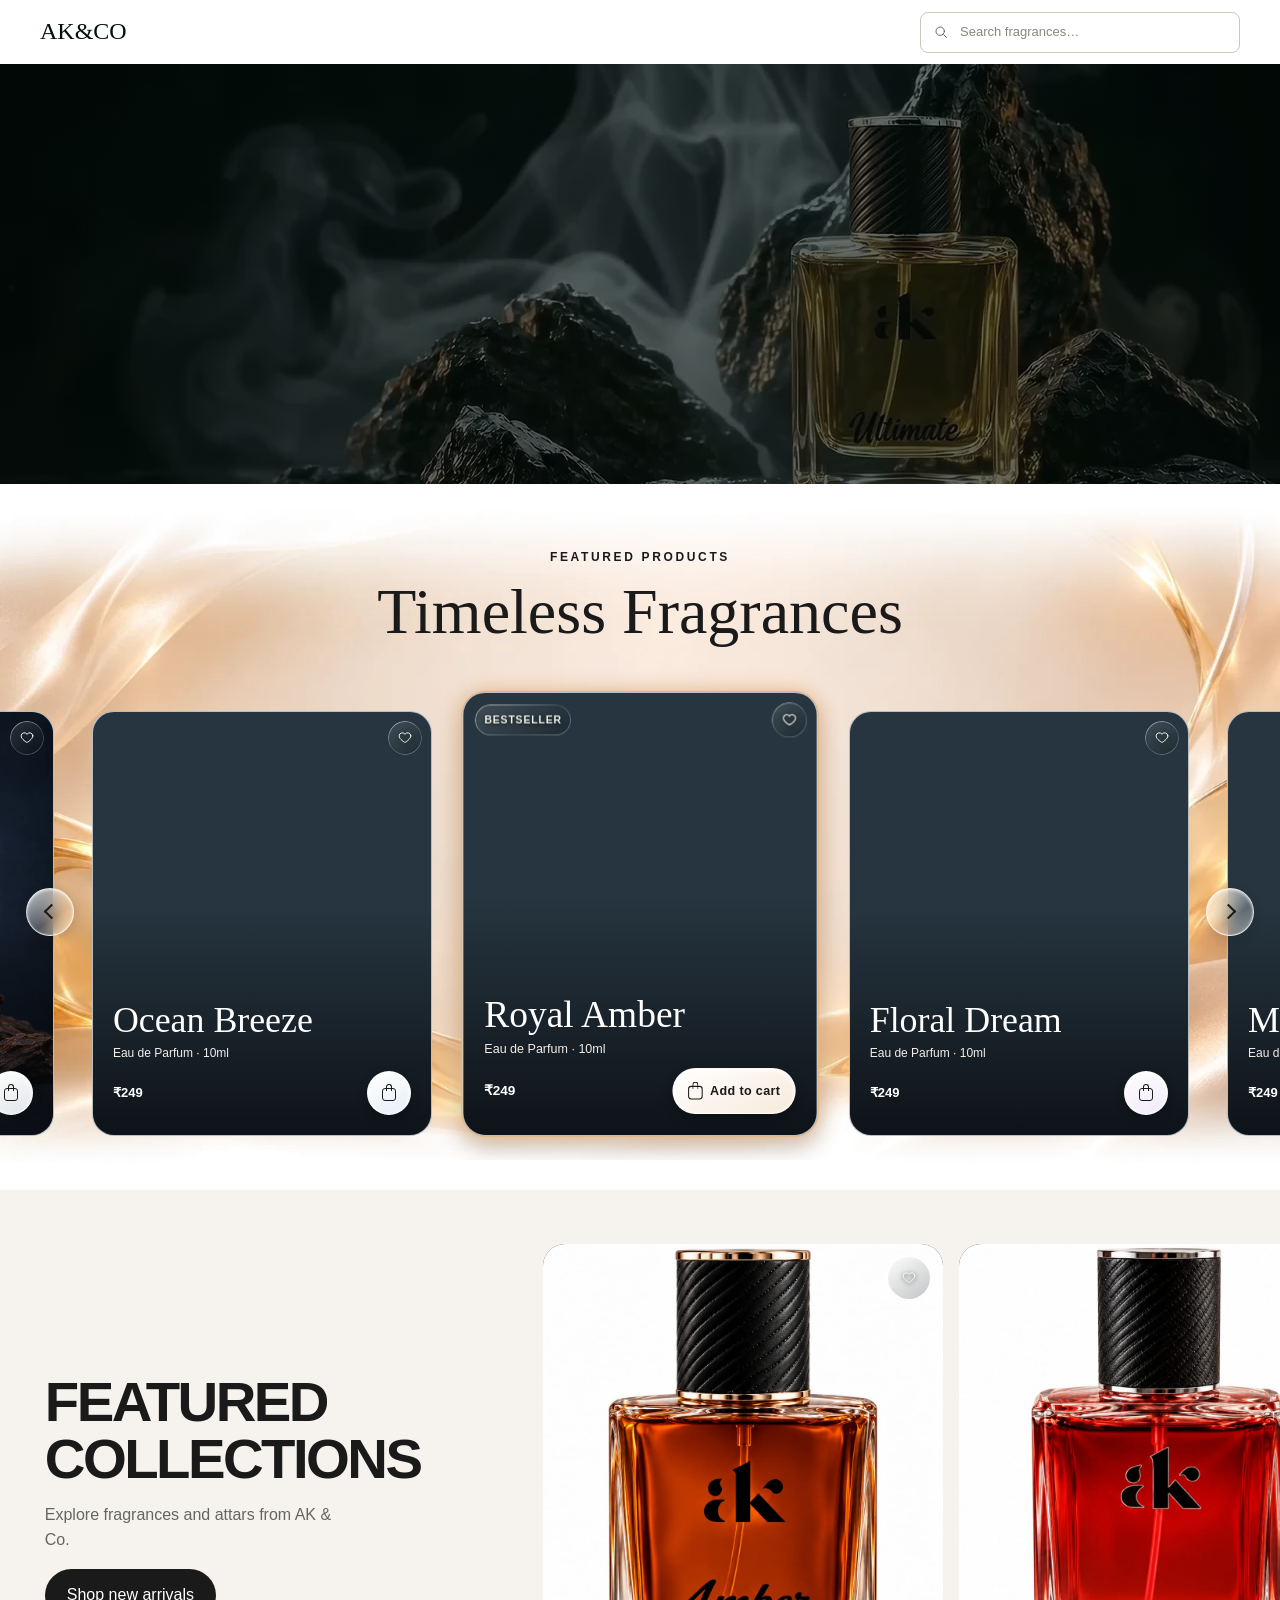
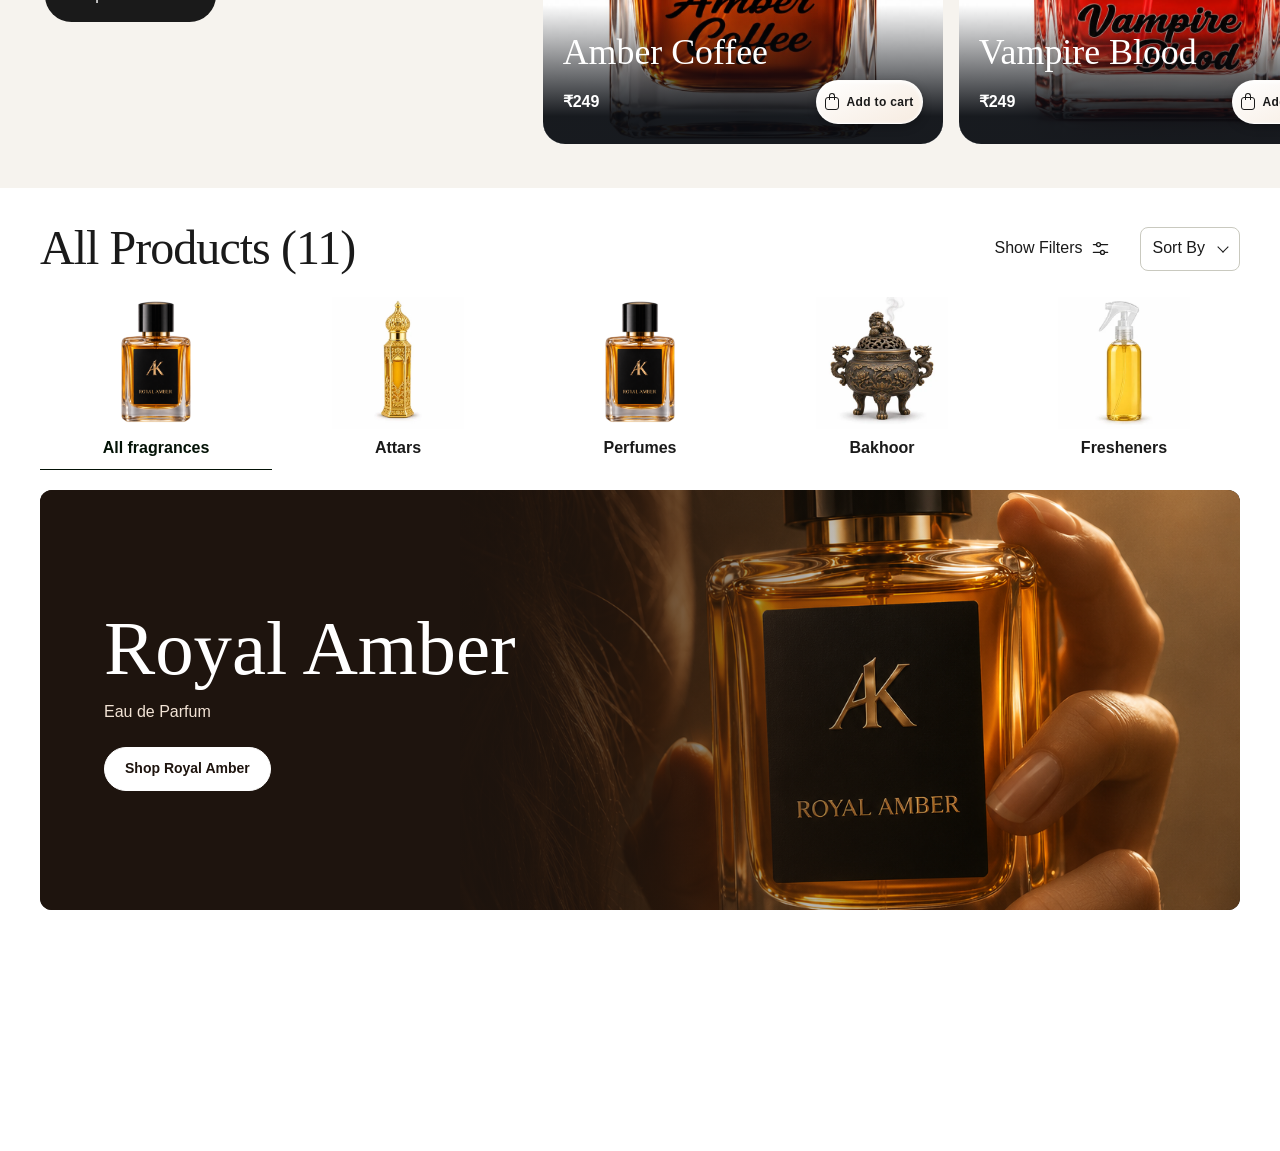
<file: index.html>
<!doctype html>
<html lang="en">
  <head>
    <meta charset="utf-8" />
    <meta name="viewport" content="width=device-width, initial-scale=1" />
    <meta http-equiv="refresh" content="0; url=shop.html" />
    <meta name="theme-color" content="#031206" />
    <title>AK&amp;CO | Shop</title>
  </head>
  <body>
    <p>Taking you to the <a href="shop.html">AK&amp;CO shop</a>…</p>
  </body>
</html>
</file>
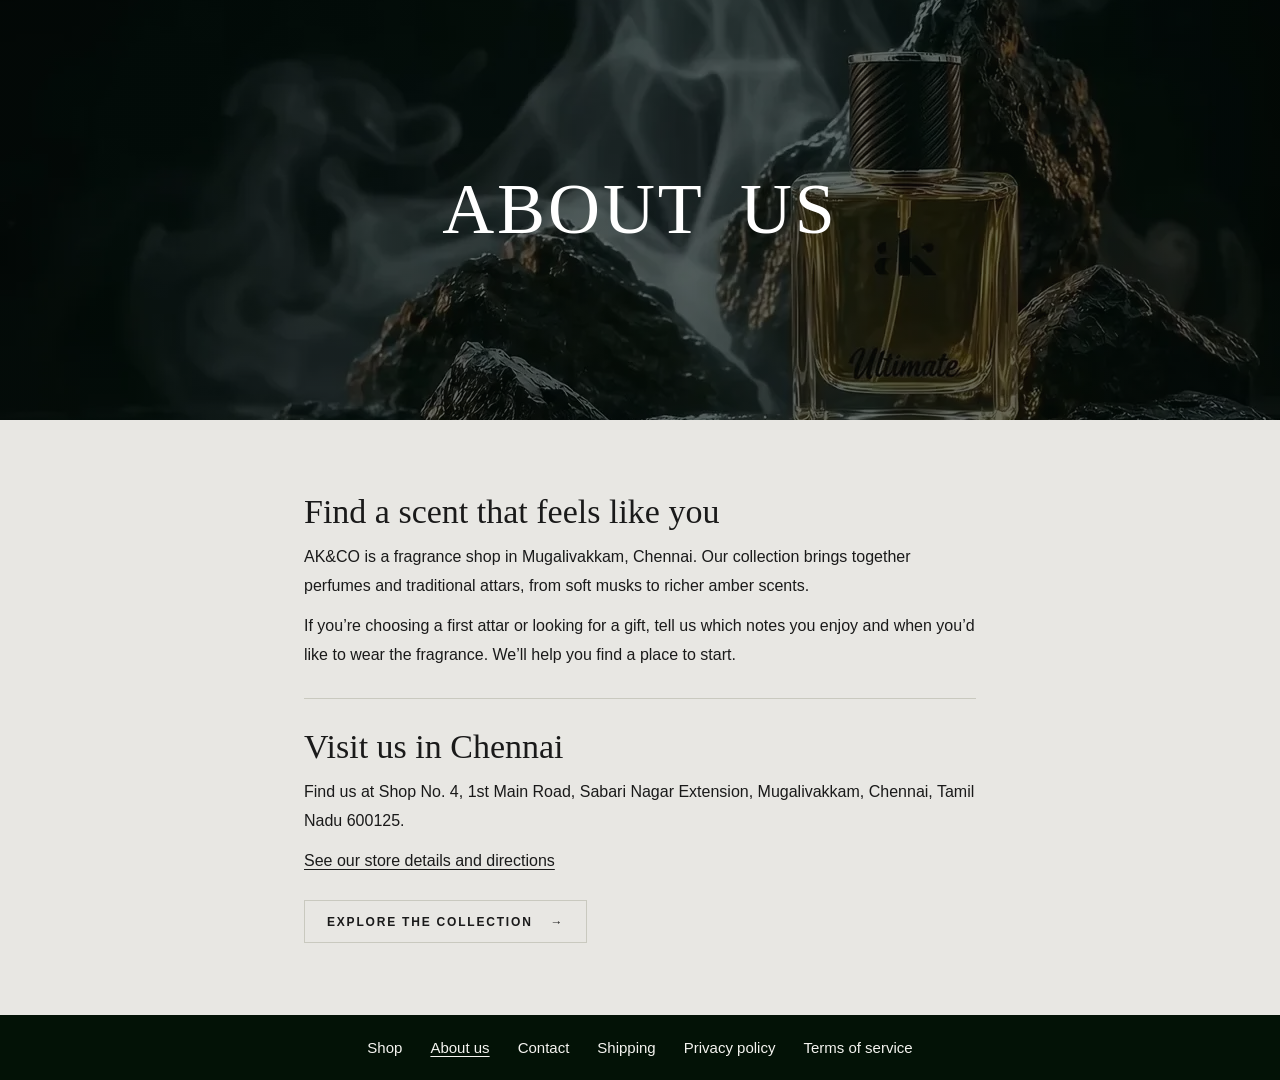
<file: about.html>
<!doctype html>
<html lang="en">
  <head>
    <meta charset="utf-8">
    <meta name="viewport" content="width=device-width, initial-scale=1">
    <meta name="theme-color" content="#031206">
    <meta name="description" content="Meet AK&CO, a fragrance shop in Mugalivakkam, Chennai.">
    <title>About Us | AK&amp;CO</title>
    <link rel="stylesheet" href="styles.css">
    <link rel="stylesheet" href="info.css">
    <script src="reveal.js" defer></script>
    <script src="title-smoke.js" defer></script>
    <script src="hero-title.js" defer></script>
  </head>
  <body class="info-page">
    <main>
      <section class="hero" aria-labelledby="hero-title" data-smoke-title>
        <div class="hero-content">
          <h1 class="hero-title" id="hero-title" data-animate-title>About us</h1>
        </div>
      </section>
      <div class="info-content">
        <section data-reveal>
          <h2>Find a scent that feels like you</h2>
          <p>AK&amp;CO is a fragrance shop in Mugalivakkam, Chennai. Our collection brings together perfumes and traditional attars, from soft musks to richer amber scents.</p>
          <p>If you’re choosing a first attar or looking for a gift, tell us which notes you enjoy and when you’d like to wear the fragrance. We’ll help you find a place to start.</p>
        </section>
        <section data-reveal>
          <h2>Visit us in Chennai</h2>
          <p>Find us at Shop No. 4, 1st Main Road, Sabari Nagar Extension, Mugalivakkam, Chennai, Tamil Nadu 600125.</p>
          <p><a href="contact.html">See our store details and directions</a></p>
        </section>
        <a class="button button-light" href="shop.html">EXPLORE THE COLLECTION <span aria-hidden="true">→</span></a>
      </div>
    </main>
    <footer class="store-footer">
      <nav aria-label="Store information">
        <a href="shop.html">Shop</a>
        <a href="about.html" aria-current="page">About us</a>
        <a href="contact.html">Contact</a>
        <a href="shipping.html">Shipping</a>
        <a href="privacy.html">Privacy policy</a>
        <a href="terms.html">Terms of service</a>
      </nav>
    </footer>
  </body>
</html>
</file>
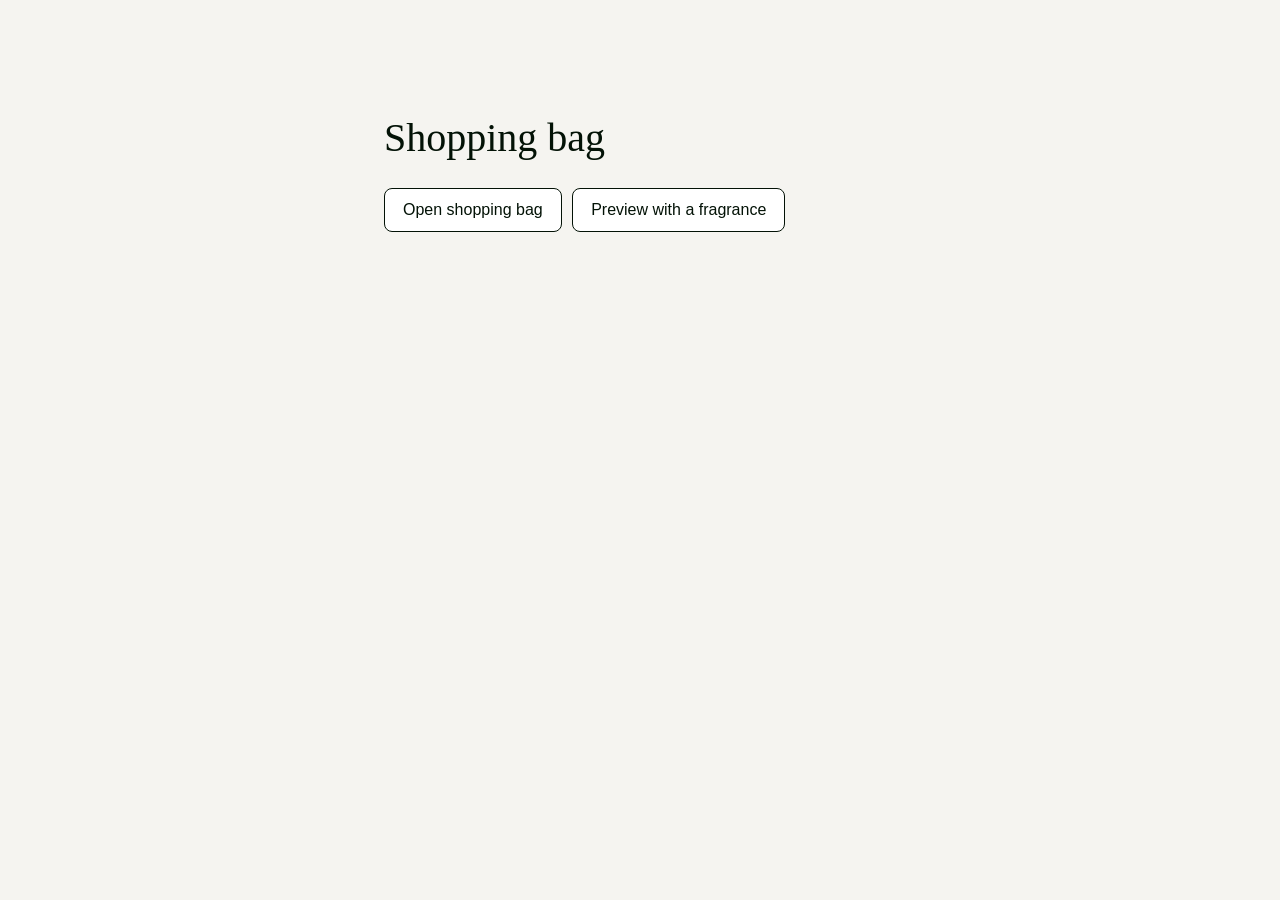
<file: cart-slider.html>
<!doctype html>
<html lang="en">
<head>
  <meta charset="utf-8">
  <meta name="viewport" content="width=device-width, initial-scale=1">
  <title>Cart slider | AK&amp;CO</title>
  <style>
:root { --serif: Georgia, serif; }
* { box-sizing: border-box; }
[hidden] { display: none !important; }
body { margin: 0; background: #f5f4f0; color: #031206; font-family: Arial, sans-serif; }
.cart-preview { max-width: 560px; margin: 10vh auto; padding: 24px; }
.cart-preview h1 { margin-top: 0; font: 400 2.5rem var(--serif); }
.cart-preview button { margin: 0 6px 8px 0; padding: 12px 18px; border: 1px solid #031206; border-radius: 8px; background: white; color: #031206; cursor: pointer; font: inherit; }
body:has(.cart-drawer[open]) {
  overflow: hidden;
}

.cart-drawer {
  position: fixed;
  inset: 0 0 0 auto;
  width: min(100%, 480px);
  height: 100%;
  max-width: none;
  max-height: none;
  margin: 0;
  padding: 0;
  border: 0;
  background: #fbfaf7;
  color: #031206;
  box-shadow: -12px 0 48px rgb(3 18 6 / 16%);
}

.cart-drawer[open] {
  display: grid;
  grid-template-rows: auto minmax(0, 1fr) auto;
  animation: cart-slide-in .32s cubic-bezier(.22, 1, .36, 1) both;
}

.cart-drawer::backdrop {
  background: rgb(3 18 6 / 55%);
  animation: cart-backdrop-in .25s ease-out;
}

@keyframes cart-slide-in {
  from { transform: translateX(100%); }
  to { transform: translateX(0); }
}

@keyframes cart-backdrop-in {
  from { opacity: 0; }
  to { opacity: 1; }
}

.cart-header,
.cart-summary {
  padding: 20px clamp(16px, 5vw, 30px);
  background: #f1efe9;
}

.cart-header {
  display: flex;
  align-items: flex-start;
  justify-content: space-between;
  gap: 12px;
  border-bottom: 1px solid #dedbd2;
}

.cart-brand {
  margin: 0;
  color: #79581f;
  font-size: .75rem;
  font-weight: 600;
  letter-spacing: .18em;
}

.cart-header h2 {
  margin: 6px 0 4px;
  font: 400 clamp(26px, 7vw, 36px)/1.15 var(--serif);
}

.cart-count {
  margin: 0;
  color: #55584d;
  font-size: .875rem;
}

.cart-drawer button {
  color: inherit;
  font: inherit;
  cursor: pointer;
}

.cart-close {
  display: grid;
  place-items: center;
  flex: 0 0 auto;
  width: 44px;
  height: 44px;
  padding: 0;
  border: 1px solid #d2cec3;
  border-radius: 50%;
  background: #fbfaf7;
}

.cart-close:hover { background: #e8e5dc; }

.cart-body {
  overflow-y: auto;
  overscroll-behavior: contain;
  padding: 0 clamp(16px, 5vw, 30px);
}

.cart-items {
  margin: 0;
  padding: 0;
  list-style: none;
}

.cart-item {
  display: grid;
  grid-template-columns: clamp(60px, 18vw, 80px) minmax(0, 1fr);
  gap: 14px;
  align-items: start;
  padding-block: 20px;
  border-bottom: 1px solid #dedbd2;
}

.cart-item:last-child { border-bottom: 0; }

.cart-item img {
  width: 100%;
  height: auto;
  aspect-ratio: 68 / 84;
  object-fit: contain;
  border-radius: 8px;
  background: #eeebe4;
}

.cart-item-heading {
  display: flex;
  flex-wrap: wrap;
  align-items: baseline;
  justify-content: space-between;
  gap: 2px 10px;
}

.cart-item h3 {
  margin: 0;
  font: 400 1.125rem/1.3 var(--serif);
  overflow-wrap: anywhere;
}

.cart-variant {
  margin: 4px 0 8px;
  color: #55584d;
  font-size: .875rem;
}

.cart-item-controls {
  display: flex;
  flex-wrap: wrap;
  align-items: center;
  gap: 4px 10px;
}

.cart-stepper {
  display: inline-flex;
  align-items: center;
  border: 1px solid #d2cec3;
  border-radius: 8px;
  background: #fff;
}

.cart-stepper button {
  width: 36px;
  min-height: 38px;
  padding: 0;
  border: 0;
  border-radius: 7px;
  background: transparent;
}

.cart-stepper button:hover:not(:disabled) { background: #f1efe9; }

.cart-stepper button:disabled {
  opacity: .5;
  cursor: default;
}

.cart-stepper span {
  min-width: 26px;
  text-align: center;
  font-size: .875rem;
  font-variant-numeric: tabular-nums;
}

.cart-item-controls button[data-cart-action="remove"] {
  min-height: 40px;
  padding: 0 2px;
  border: 0;
  background: transparent;
  color: #55584d;
  font-size: .875rem;
  text-decoration: underline;
  text-underline-offset: 3px;
}

.cart-line-price { font-size: .9375rem; font-variant-numeric: tabular-nums; }

.cart-empty {
  padding: 44px 0;
  text-align: center;
}

.cart-empty h3 { margin: 0; font: 400 1.5rem/1.2 var(--serif); }
.cart-empty p { margin: 8px 0 16px; color: #55584d; }

.cart-empty a {
  color: inherit;
  text-decoration: underline;
  text-underline-offset: 3px;
}

.cart-summary {
  border-top: 1px solid #dedbd2;
  padding-bottom: max(16px, env(safe-area-inset-bottom));
}

.cart-subtotal {
  display: flex;
  justify-content: space-between;
  margin: 0 0 12px;
}

.cart-subtotal output { font-weight: 700; font-variant-numeric: tabular-nums; }

.cart-drawer .cart-checkout {
  width: 100%;
  min-height: 48px;
  border: 0;
  border-radius: 8px;
  background: #031206;
  color: white;
  font-weight: 600;
}

.cart-drawer .cart-checkout:hover { background: #24392b; }

.cart-note {
  margin: 8px 0 0;
  color: #55584d;
  text-align: center;
  font-size: .8125rem;
}

.cart-drawer .cart-continue {
  display: block;
  min-height: 40px;
  margin: 2px auto 0;
  padding: 0 12px;
  border: 0;
  background: transparent;
  font-size: .875rem;
  text-decoration: underline;
  text-underline-offset: 3px;
}

@media (prefers-reduced-motion: reduce) {
  .cart-drawer[open], .cart-drawer::backdrop { animation: none; }
}
  </style>
</head>
<body>
  <main class="cart-preview">
    <h1>Shopping bag</h1>
    <button type="button" id="open-cart">Open shopping bag</button>
    <button type="button" id="preview-cart">Preview with a fragrance</button>
  </main>
  <dialog class="cart-drawer" aria-labelledby="cart-title">
    <header class="cart-header">
      <div>
        <p class="cart-brand">AK&amp;CO</p>
        <h2 id="cart-title">Your shopping bag</h2>
        <p class="cart-count" aria-live="polite"></p>
      </div>
      <button type="button" class="cart-close" aria-label="Close shopping bag" autofocus>
        <svg viewBox="0 0 24 24" width="20" height="20" aria-hidden="true" focusable="false">
          <path d="m6 6 12 12M18 6 6 18" fill="none" stroke="currentColor" stroke-width="1.5" stroke-linecap="round"/>
        </svg>
      </button>
    </header>
    <div class="cart-body">
      <ul class="cart-items" aria-label="Items in your bag"></ul>
      <div class="cart-empty">
        <h3>Your bag is empty</h3>
        <p>Find a fragrance to add to your bag.</p>
        <a href="shop.html#collection">Browse fragrances</a>
      </div>
    </div>
    <footer class="cart-summary" hidden>
      <p class="cart-subtotal"><strong>Subtotal</strong><output aria-live="polite"></output></p>
      <button type="button" class="cart-checkout">Preview checkout</button>
      <p class="cart-note" role="status">Preview only. No payment is collected.</p>
      <button type="button" class="cart-continue">Continue shopping</button>
    </footer>
  </dialog>
  <script>
window.AKCO = window.AKCO || {};
window.AKCO.imageBase = "images/";
window.AKCO.products = [
  { id: "amber-coffee", name: "Amber Coffee", type: "Perfume", size: "10ml", category: "perfumes", price: 249, image: "amber-coffee.png", description: "Indulge in the irresistible richness of coffee! Experience a luxurious blend of aromatic spices, delicious praline and rich coffee, beautifully wrapped in creamy vanilla and warm tonka beans. A captivating fragrance that leaves a sweet, elegant and unforgettable impression.", priceTagline: "\"Where Arabian Coffee Meets Pure Elegance.\" It's elegant, memorable and communicates the fragrance character beautifully.", tagline: "Warmth. Sweetness. Pure Indulgence." },
  { id: "vampire-blood", name: "Vampire Blood", type: "Perfume", size: "10ml", category: "perfumes", price: 249, image: "vampire-blood.png", inspiredBy: "Bath & Body Works", notes: "Red Berries, Plum and Jasmine", headline: "UNLEASH YOUR DARK SIDE", description: "Indulge in an irresistible blend of juicy red berries, enchanting night-blooming jasmine and rich dark plum. A deliciously sweet and mysterious fragrance that creates a captivating impression wherever you go.", character: "JUICY • SWEET • FLORAL • MYSTERIOUS", tagline: "A fragrance that's impossible to forget.", bestSuitedFor: ["Everyday wear", "Casual outings", "Evening occasions", "Parties and celebrations", "Customers who love sweet fruity fragrances"] },
  { id: "vampire-blood", name: "Vampire Blood", type: "Perfume", size: "10ml", category: "perfumes", price: 249, image: "vampire-blood.png", inspiredBy: "Bath & Body Works", notes: "Red Berries, Plum and Jasmine", headline: "UNLEASH YOUR DARK SIDE", description: "Indulge in an irresistible blend of juicy red berries, enchanting night-blooming jasmine and rich dark plum. A deliciously sweet and mysterious fragrance that creates a captivating impression wherever you go.", character: "JUICY • SWEET • FLORAL • MYSTERIOUS", tagline: "A fragrance that's impossible to forget.", bestSuitedFor: ["Everyday wear", "Casual outings", "Evening occasions", "Parties and celebrations", "Customers who love sweet fruity fragrances"] },
  // { id: "oud-al-ameer", name: "Oud Al Ameer", type: "Eau de Parfum", size: "100ml", category: "perfumes", price: 4250, image: "oud-al-ameer-gold.jpg", badge: "Signature" },
  { id: "royal-amber", name: "Royal Amber", type: "Eau de Parfum", size: "10ml", category: "perfumes", price: 249, image: "royal-amber-featured.png", badge: "Bestseller" },
  { id: "musk-bloom", name: "Musk Bloom", type: "Eau de Parfum", size: "10ml", category: "perfumes", price: 249, image: "signup-musk-bloom.png" },
  { id: "sandalwood", name: "Sandalwood", type: "Attar", size: "3ml", category: "attars", price: 149, image: "p1.webp" },
  { id: "black-oud", name: "Black Oud", type: "Eau de Parfum", size: "10ml", category: "perfumes", price: 249, image: "p3.webp", badge: "For the evening" },
  { id: "amber-essence", name: "Amber Essence", type: "Attar", size: "3ml", category: "attars", price: 149, image: "p9.webp" },
  { id: "ocean-breeze", name: "Ocean Breeze", type: "Eau de Parfum", size: "10ml", category: "perfumes", price: 249, image: "p6.webp" },
  { id: "forest-soul", name: "Forest Soul", type: "Eau de Parfum", size: "10ml", category: "perfumes", price: 249, image: "p7.webp" },
  { id: "floral-dream", name: "Floral Dream", type: "Eau de Parfum", size: "10ml", category: "perfumes", price: 249, image: "p8.webp" },
  { id: "vanilla-noir", name: "Vanilla Noir", type: "Eau de Parfum", size: "10ml", category: "perfumes", price: 249, image: "p2.webp" }
];
  </script>
  <script>
(() => {
  const { products, imageBase } = window.AKCO;
  const storageKey = "akco-cart";
  const currency = new Intl.NumberFormat("en-IN", {
    style: "currency",
    currency: "INR",
    maximumFractionDigits: 0,
  });
  const cart = document.querySelector(".cart-drawer");

  const list = cart.querySelector(".cart-items");
  const body = cart.querySelector(".cart-body");
  const count = cart.querySelector(".cart-count");
  const empty = cart.querySelector(".cart-empty");
  const browse = empty.querySelector("a");
  const summary = cart.querySelector(".cart-summary");
  const subtotal = summary.querySelector("output");
  const note = summary.querySelector(".cart-note");
  const close = cart.querySelector(".cart-close");
  let items = [];
  let preview = false;

  function readCart() {
    if (preview) return items;
    try {
      const stored = JSON.parse(localStorage.getItem(storageKey));
      return Array.isArray(stored) ? stored.filter((item) =>
        item && products.some(({ id }) => id === item.id) &&
        Number.isSafeInteger(item.size) && item.size > 0 &&
        Number.isFinite(item.price) && item.price >= 0 &&
        Number.isSafeInteger(item.quantity) && item.quantity > 0
      ) : [];
    } catch {
      return items;
    }
  }

  function renderItem(item) {
    const product = products.find(({ id }) => id === item.id);
    const row = document.createElement("li");
    row.className = "cart-item";
    row.innerHTML = `
      <img alt="" width="68" height="84">
      <div class="cart-item-info">
        <div class="cart-item-heading">
          <h3></h3>
          <strong class="cart-line-price"></strong>
        </div>
        <p class="cart-variant"></p>
        <div class="cart-item-controls">
          <div class="cart-stepper" role="group">
            <button type="button" data-cart-action="decrease">−</button>
            <span></span>
            <button type="button" data-cart-action="increase">+</button>
          </div>
          <button type="button" data-cart-action="remove">Remove</button>
        </div>
      </div>
    `;
    const image = row.querySelector("img");
    image.src = `${imageBase}${encodeURIComponent(product.image)}`;
    image.addEventListener("error", () => image.removeAttribute("src"), { once: true });
    row.querySelector("h3").textContent = product.name;
    row.querySelector(".cart-variant").textContent = `${item.size} ml · ${currency.format(item.price)} each`;
    row.querySelector(".cart-line-price").textContent = currency.format(item.price * item.quantity);
    const controls = row.querySelector(".cart-item-controls");
    controls.querySelector(".cart-stepper").setAttribute("aria-label", `Quantity of ${product.name}, ${item.size} ml`);
    controls.querySelector("span").textContent = String(item.quantity);
    controls.querySelector('[data-cart-action="decrease"]').disabled = item.quantity === 1;
    for (const button of controls.querySelectorAll("button")) {
      const action = button.dataset.cartAction;
      const label = { decrease: "Decrease quantity of", increase: "Increase quantity of", remove: "Remove" };
      button.setAttribute("aria-label", `${label[action]} ${product.name}, ${item.size} ml`);
      button.addEventListener("click", () => updateItem(item, action));
    }
    return row;
  }

  function render() {
    const quantity = items.reduce((total, item) => total + item.quantity, 0);
    const countLabel = `${quantity} ${quantity === 1 ? "item" : "items"}`;
    if (count.textContent !== countLabel) count.textContent = countLabel;
    empty.hidden = items.length > 0;
    summary.hidden = items.length === 0;
    const scrollTop = body.scrollTop;
    list.replaceChildren(...items.map(renderItem));
    body.scrollTop = scrollTop;
    subtotal.value = currency.format(items.reduce((total, item) => total + item.price * item.quantity, 0));
  }

  function save() {
    try {
      if (!preview) localStorage.setItem(storageKey, JSON.stringify(items));
    } catch {
      // Keep the bag available on this page if storage is unavailable.
    }
    note.textContent = "Preview only. No payment is collected.";
    render();
  }

  function findItem({ id, size }) {
    return items.findIndex((item) => item.id === id && item.size === size);
  }

  function updateItem(item, action) {
    items = readCart();
    const index = findItem(item);
    if (index < 0) {
      render();
      close.focus();
      return;
    }
    if (action === "remove") items.splice(index, 1);
    else items[index].quantity = Math.max(1, items[index].quantity + (action === "increase" ? 1 : -1));
    save();
    const row = list.children[Math.min(index, items.length - 1)];
    const next = action === "remove" ? null : row?.querySelector(`[data-cart-action="${action}"]:enabled`);
    (next ?? row?.querySelector('[data-cart-action="increase"]') ?? browse).focus();
  }

  function openCart() {
    if (!cart.open) cart.showModal();
  }

  window.AKCO.cart = {
    add(entries) {
      items = readCart();
      for (const entry of entries) {
        const index = findItem(entry);
        if (index < 0) items.push(entry);
        else items[index].quantity += entry.quantity;
      }
      save();
      openCart();
    },
  };

  document.querySelector("#open-cart").addEventListener("click", () => {
    items = readCart();
    render();
    openCart();
  });
  document.querySelector("#preview-cart").addEventListener("click", () => {
    preview = true;
    items = [];
    const sample = products[0];
    window.AKCO.cart.add([{ id: sample.id, size: Number.parseInt(sample.size, 10), price: sample.price, quantity: 1 }]);
  });
  cart.addEventListener("close", () => {
    preview = false;
    items = readCart();
    render();
  });
  close.addEventListener("click", () => cart.close());
  browse.addEventListener("click", () => cart.close());
  cart.querySelector(".cart-continue").addEventListener("click", () => cart.close());
  cart.addEventListener("click", (event) => {
    if (event.target === cart) cart.close();
  });
  cart.querySelector(".cart-checkout").addEventListener("click", () => {
    note.textContent = "Checkout is a preview. No order has been placed.";
  });
  window.addEventListener("storage", (event) => {
    if (!preview && (event.key === storageKey || event.key === null)) {
      items = readCart();
      render();
      if (cart.open && document.activeElement === document.body) close.focus();
    }
  });
  items = readCart();
  render();
})();
  </script>
</body>
</html>
</file>
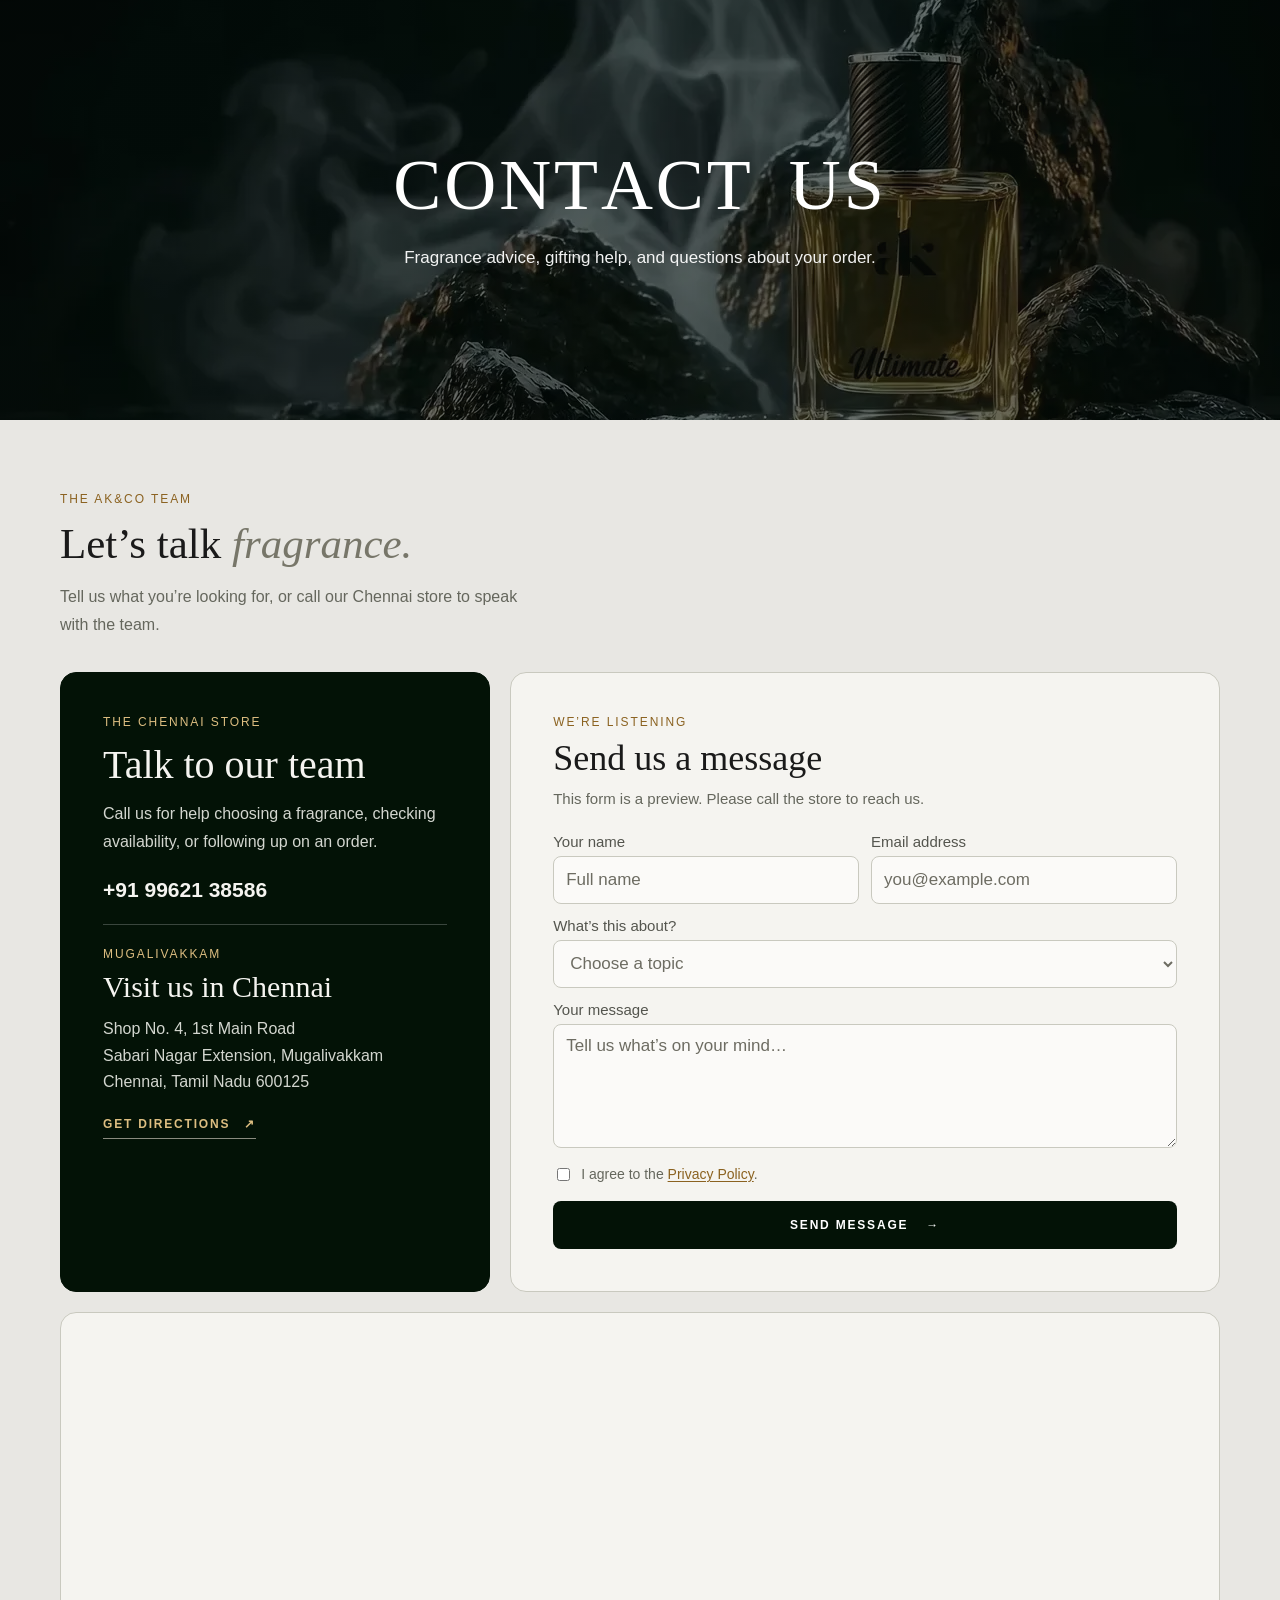
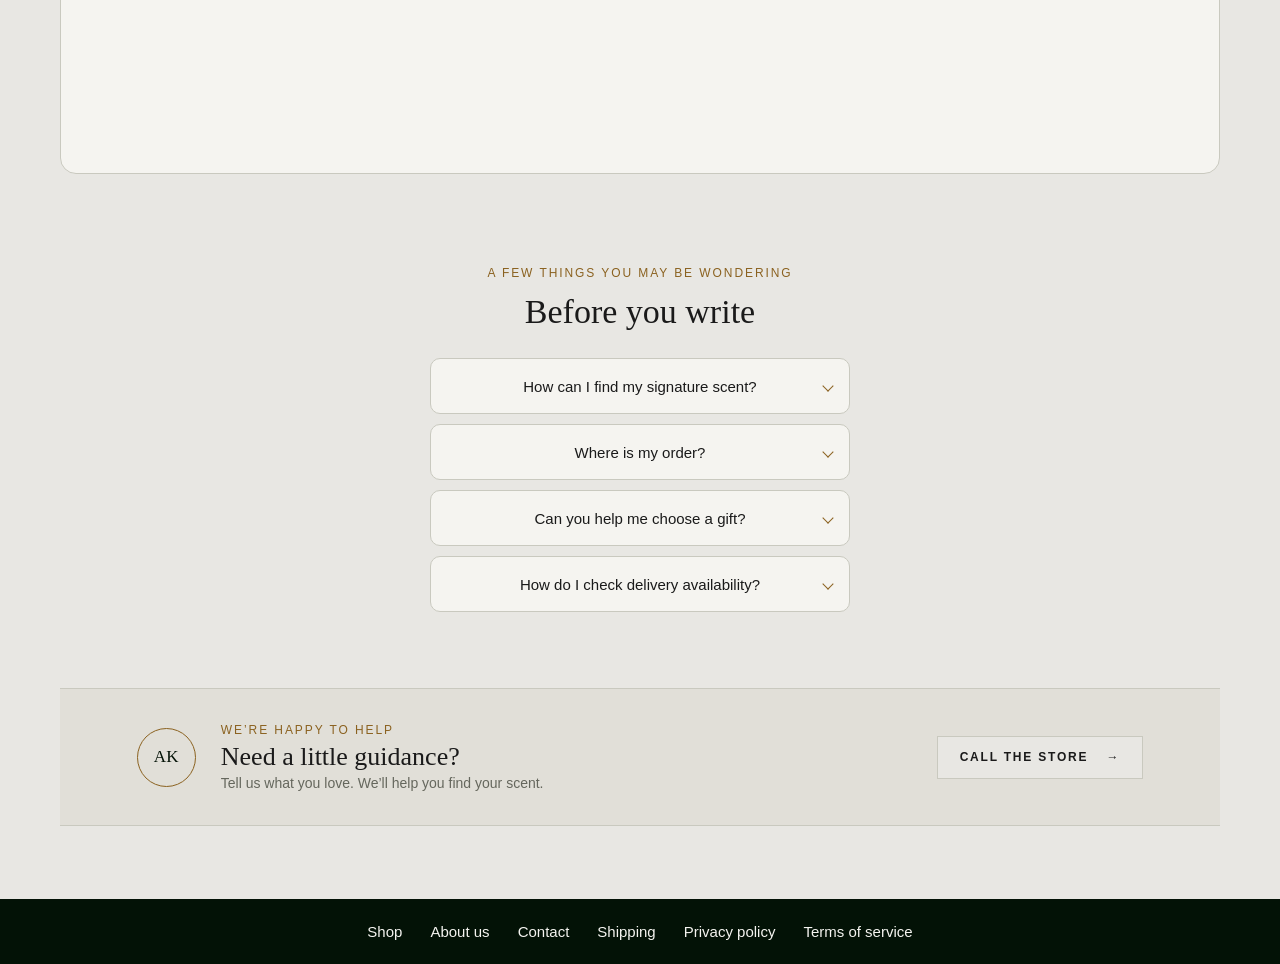
<file: contact.html>
<!doctype html>
<html lang="en">
  <head>
    <meta charset="utf-8" />
    <meta name="viewport" content="width=device-width, initial-scale=1" />
    <meta name="theme-color" content="#031206" />
    <meta
      name="description"
      content="Get in touch with AK&CO. We're here to help with your fragrance, order, or gifting questions."
    />
    <title>Contact Us | AK&CO</title>
    <link rel="stylesheet" href="styles.css" />
    <link rel="stylesheet" href="info.css" />
    <script src="reveal.js" defer></script>
    <script src="title-smoke.js" defer></script>
    <script src="hero-title.js" defer></script>
    <script src="script.js" defer></script>
  </head>
  <body>
    <main>
      <section class="hero" aria-labelledby="hero-title" data-smoke-title>
        <div class="hero-content">
          <h1 class="hero-title" id="hero-title" data-animate-title>
            Contact us
          </h1>
          <p class="hero-copy">
            Fragrance advice, gifting help, and questions about your order.
          </p>
        </div>
      </section>

      <section class="contact-section content-width" id="contact">
        <div class="contact-intro" data-reveal>
          <p class="eyebrow">THE AK&amp;CO TEAM</p>
          <h2>Let’s talk <em>fragrance.</em></h2>
          <p>
            Tell us what you’re looking for, or call our Chennai store to speak
            with the team.
          </p>
        </div>

        <div class="contact-grid">
          <aside
            class="contact-card details-card"
            aria-labelledby="details-title"
            data-reveal
          >
            <p class="eyebrow">THE CHENNAI STORE</p>
            <h2 id="details-title">Talk to our team</h2>
            <p>
              Call us for help choosing a fragrance, checking availability, or
              following up on an order.
            </p>
            <a class="contact-phone" href="tel:+919962138586"
              >+91 99621 38586</a
            >
            <div class="store-address">
              <p class="eyebrow">MUGALIVAKKAM</p>
              <h3>Visit us in Chennai</h3>
              <address>
                Shop No. 4, 1st Main Road<br />
                Sabari Nagar Extension, Mugalivakkam<br />
                Chennai, Tamil Nadu 600125
              </address>
              <a
                class="text-link"
                href="https://www.google.com/maps/dir/?api=1&amp;destination=Shop%20No.%204%2C%201st%20Main%20Road%2C%20Sabari%20Nagar%20Extension%2C%20Mugalivakkam%2C%20Chennai%2C%20Tamil%20Nadu%20600125"
                target="_blank"
                rel="noopener noreferrer"
                >GET DIRECTIONS <span aria-hidden="true">↗</span></a
              >
            </div>
          </aside>

          <section
            class="contact-card form-card"
            aria-labelledby="form-title"
            data-reveal
          >
            <p class="eyebrow">WE’RE LISTENING</p>
            <h2 id="form-title">Send us a message</h2>
            <p class="form-intro" id="contact-preview">
              This form is a preview. Please call the store to reach us.
            </p>
            <form
              id="contact-form"
              aria-describedby="contact-preview"
              method="post"
            >
              <div class="field-row">
                <label class="field">
                  <span>Your name</span>
                  <input
                    name="name"
                    type="text"
                    autocomplete="name"
                    placeholder="Full name"
                    required
                  />
                </label>
                <label class="field">
                  <span>Email address</span>
                  <input
                    name="email"
                    type="email"
                    autocomplete="email"
                    placeholder="you@example.com"
                    required
                  />
                </label>
              </div>
              <label class="field">
                <span>What’s this about?</span>
                <select name="topic" required>
                  <option value="" selected disabled>Choose a topic</option>
                  <option>Finding my fragrance</option>
                  <option>An existing order</option>
                  <option>Gifting &amp; occasions</option>
                  <option>Press &amp; partnerships</option>
                  <option>Something else</option>
                </select>
              </label>
              <label class="field">
                <span>Your message</span>
                <textarea
                  name="message"
                  rows="5"
                  placeholder="Tell us what’s on your mind…"
                  required
                ></textarea>
              </label>
              <label class="consent">
                <input type="checkbox" name="privacy" required />
                <span
                  >I agree to the
                  <a href="privacy.html">Privacy Policy</a>.</span
                >
              </label>
              <button class="button button-dark" type="submit">
                SEND MESSAGE <span aria-hidden="true">→</span>
              </button>
              <p
                class="form-status"
                id="form-status"
                role="status"
                aria-live="polite"
              ></p>
            </form>
          </section>

          <section
            class="visit-card"
            id="visit-store"
            aria-label="Store location"
            data-reveal
          >
            <iframe
              title="Map of AK&CO, Mugalivakkam, Chennai"
              src="https://maps.google.com/maps?q=Shop%20No.%204%2C%201st%20Main%20Road%2C%20Sabari%20Nagar%20Extension%2C%20Mugalivakkam%2C%20Chennai%2C%20Tamil%20Nadu%20600125&z=16&output=embed"
              loading="lazy"
              referrerpolicy="no-referrer-when-downgrade"
            ></iframe>
          </section>
        </div>
      </section>

      <section
        class="faq-section content-width"
        aria-labelledby="faq-title"
        data-reveal
      >
        <div class="section-heading">
          <p class="eyebrow">A FEW THINGS YOU MAY BE WONDERING</p>
          <h2 id="faq-title">Before you write</h2>
        </div>
        <div class="faq-list">
          <details>
            <summary aria-expanded="false">
              <span>How can I find my signature scent?</span
              ><span class="faq-toggle" aria-hidden="true"></span>
            </summary>
            <p>
              Tell us the notes, places, or memories you’re drawn to. Our
              fragrance team will help you find a scent that feels like you.
            </p>
          </details>
          <details>
            <summary aria-expanded="false">
              <span>Where is my order?</span
              ><span class="faq-toggle" aria-hidden="true"></span>
            </summary>
            <p>
              If you’ve received a dispatch email, use its tracking link. For
              help, call the store with your order number.
            </p>
          </details>
          <details>
            <summary aria-expanded="false">
              <span>Can you help me choose a gift?</span
              ><span class="faq-toggle" aria-hidden="true"></span>
            </summary>
            <p>
              Of course. Share a little about who you’re shopping for and we’ll
              suggest a thoughtful fragrance or discovery set.
            </p>
          </details>
          <details>
            <summary aria-expanded="false">
              <span>How do I check delivery availability?</span
              ><span class="faq-toggle" aria-hidden="true"></span>
            </summary>
            <p>
              Call the store with your PIN code and the fragrance you’re
              interested in. We can help with delivery options, fees, and
              timing.
            </p>
          </details>
        </div>
      </section>

      <section class="help-banner content-width" data-reveal>
        <div class="help-seal" aria-hidden="true">AK</div>
        <div>
          <p class="eyebrow">WE’RE HAPPY TO HELP</p>
          <h2>Need a little guidance?</h2>
          <p>Tell us what you love. We’ll help you find your scent.</p>
        </div>
        <a class="button button-light" href="tel:+919962138586"
          >CALL THE STORE <span aria-hidden="true">→</span></a
        >
      </section>
    </main>
    <footer class="store-footer">
      <nav aria-label="Store information">
        <a href="shop.html">Shop</a>
        <a href="about.html">About us</a>
        <a href="contact.html">Contact</a>
        <a href="shipping.html">Shipping</a>
        <a href="privacy.html">Privacy policy</a>
        <a href="terms.html">Terms of service</a>
      </nav>
    </footer>
  </body>
</html>
</file>
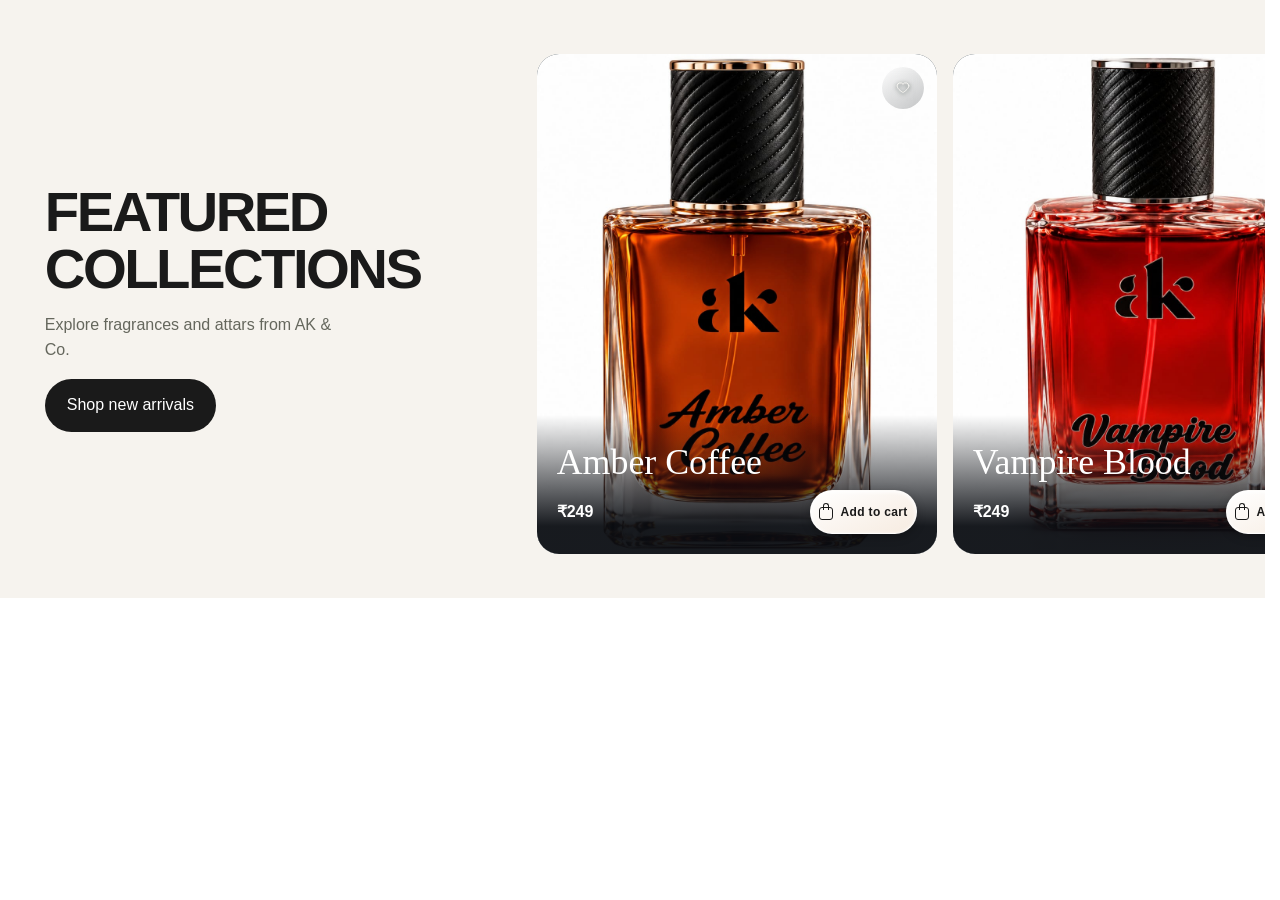
<file: featured-collections.html>
<!doctype html>
<html lang="en">
  <head>
    <meta charset="utf-8">
    <meta name="viewport" content="width=device-width, initial-scale=1">
    <title>Featured Collections | AK&amp;CO</title>
    <link rel="stylesheet" href="cart.css">
    <style>
:root {
  --shop-ink: #1a1a1a;
  --shop-muted: #65675d;
  --shop-gold: #8b6220;
  --serif: Georgia, serif;
}
* { box-sizing: border-box; }
html { scrollbar-gutter: stable; }
body { margin: 0; color: var(--shop-ink); font: 1rem/1.55 Arial, sans-serif; }
a { color: inherit; text-decoration: none; }
a:focus-visible { outline: 2px solid var(--shop-gold); outline-offset: 3px; }
[hidden] { display: none !important; }
.featured-collections {
  --featured-card-width: min(400px, 40cqw);
  --collections-background: #f6f3ee;
  container-type: inline-size;
  background: var(--collections-background);
}
@media (max-width: 760px) {
  .featured-collections { --featured-card-width: min(400px, 82cqw); }
}

.collections-layout {
  --collections-column-gap: clamp(24px, 4vw, 68px);
  display: grid;
  grid-template-columns: minmax(0, 2fr) minmax(0, 3fr);
  align-items: center;
  gap: var(--collections-column-gap);
  padding-block: clamp(32px, 6svh, 64px) clamp(20px, 4svh, 48px);
}
.collections-intro { padding-inline-start: clamp(20px, 3.5vw, 64px); }
.collections-intro h2 {
  margin: 0;
  font-size: clamp(28px, 4.4vw, 76px);
  line-height: 1;
  letter-spacing: -.045em;
  text-transform: uppercase;
}
.collections-intro p { max-width: 34ch; color: var(--shop-muted); }
.collections-shop {
  display: inline-block;
  padding: 14px 22px;
  border-radius: 999px;
  background: var(--shop-ink);
  color: white;
}
.collections-rail {
  position: relative;
  overflow-x: auto;
  scroll-behavior: auto;
  overscroll-behavior-x: contain;
  padding-bottom: 8px;
  scrollbar-width: none;
}
.collections-rail::-webkit-scrollbar { display: none; }
.collections-cards {
  display: flex;
  inline-size: max-content;
  gap: 16px;
  background: var(--collections-background);
}
.collections-card {
  position: relative;
  display: grid;
  align-items: end;
  flex: 0 0 var(--featured-card-width);
  min-width: 0;
  aspect-ratio: 4 / 5;
  overflow: hidden;
  border-radius: 22px;
  background: #26353f;
  color: white;
}
.collections-product {
  position: absolute;
  inset: 0;
}
.collections-card img { position: absolute; inset: 0; width: 100%; height: 100%; object-fit: cover; }
.collections-details {
  position: relative;
  display: grid;
  gap: 8px;
  padding: 28px clamp(12px, 1.6vw, 20px) clamp(12px, 1.6vw, 20px);
  background: linear-gradient(transparent, rgb(9 12 17 / 94%) 80%);
  pointer-events: none;
}
.collections-name { font: 400 clamp(1.125rem, 2.8vw, 2.25rem)/1.1 var(--serif); }
.collections-actions {
  display: flex;
  align-items: center;
  flex-wrap: wrap;
  gap: 6px;
  margin: 0;
}
.collections-price { font-weight: 600; }
.collections-add {
  display: inline-flex;
  align-items: center;
  justify-content: center;
  gap: 7px;
  min-height: 44px;
  margin-inline-start: auto;
  padding: 8px 14px;
  border: 1px solid rgb(255 255 255 / 75%);
  border-radius: 999px;
  background: linear-gradient(155deg, white, #f6ebe0);
  color: #1a1a1a;
  font: 600 .75rem/1.2 Arial, sans-serif;
  letter-spacing: .03em;
  white-space: nowrap;
  box-shadow: inset 0 1px 4px white, 0 3px 10px rgb(0 0 0 / 25%);
  cursor: pointer;
  pointer-events: auto;
}
.collections-add:hover { background: white; }
.collections-bag-icon {
  position: relative;
  flex: 0 0 14px;
  height: 13px;
  margin-top: 3px;
  border: 1.5px solid currentColor;
  border-radius: 3px;
}
.collections-bag-icon::before {
  content: "";
  position: absolute;
  inset: -5px 3px auto;
  height: 6px;
  border: 1.5px solid currentColor;
  border-bottom: 0;
  border-radius: 5px 5px 0 0;
}
.collections-wishlist {
  position: absolute;
  inset-block-start: 12px;
  inset-inline-end: 12px;
  display: grid;
  place-items: center;
  width: 44px;
  height: 44px;
  padding: 0;
  border-radius: 50%;
  cursor: pointer;
  border: 1px solid rgb(255 255 255 / 30%);
  background: linear-gradient(145deg, rgb(255 255 255 / 12%), rgb(6 12 17 / 24%));
  background-clip: padding-box;
  color: #f5f4f0;
  -webkit-backdrop-filter: blur(5px);
  backdrop-filter: blur(5px);
}
.collections-wishlist:hover { border-color: rgb(255 255 255 / 70%); }
.collections-wishlist[aria-pressed="true"] { background: var(--shop-ink); color: white; }
.collections-wishlist svg {
  width: 16px;
  fill: none;
  stroke: currentColor;
  stroke-width: 1.5;
  stroke-linecap: round;
  stroke-linejoin: round;
  filter: drop-shadow(0 1px 2px rgb(3 18 6 / 80%));
}
.collections-wishlist[aria-pressed="true"] svg { fill: currentColor; }
.collections-rail:focus-visible, .collections-product:focus-visible,
.collections-add:focus-visible, .collections-wishlist:focus-visible {
  outline: 2px solid var(--shop-gold);
  outline-offset: -3px;
}
@media (width > 760px) {
  .collections-intro { grid-area: 1 / 1; }
  .collections-shop:focus-visible { position: relative; z-index: 1; }
  .collections-rail {
    grid-area: 1 / 1 / 2 / -1;
    /* Start in the second column, then let the cards scroll over the title. */
    padding-inline-start: calc((100% - var(--collections-column-gap)) * .4 + var(--collections-column-gap));
    pointer-events: none;
  }
  .collections-cards { pointer-events: auto; }
}
@media (width > 760px) and (prefers-reduced-motion: no-preference) {
  .collections-intro > :not(:focus-visible) { filter: blur(var(--collections-blur, 0px)); }
}
@media (max-width: 760px) {
  .collections-layout { grid-template-columns: minmax(0, 1fr); gap: 18px; }
  .collections-intro, .collections-rail { padding-inline: 20px; }
}
    </style>
  </head>
  <body>
    <section class="featured-collections" aria-labelledby="featured-collections-title" hidden>
      <div class="collections-layout">
        <div class="collections-intro">
          <h2 id="featured-collections-title">Featured Collections</h2>
          <p>Explore fragrances and attars from AK &amp; Co.</p>
          <a class="collections-shop" href="shop.html#collection">Shop new arrivals</a>
        </div>
        <div class="collections-rail" role="region" aria-label="Browse featured fragrances and attars" tabindex="0">
          <div class="collections-cards"></div>
        </div>
      </div>
    </section>
    <script src="product-data.js"></script>
    <script src="cart.js"></script>
    <script>
const products = window.AKCO.products;
const formatter = new Intl.NumberFormat("en-IN", { style: "currency", currency: "INR", maximumFractionDigits: 0 });
const wishlistKey = "akco-wishlist";
const wishlist = new Set();
try {
  const saved = JSON.parse(localStorage.getItem(wishlistKey));
  if (Array.isArray(saved)) saved.forEach((id) => wishlist.add(id));
} catch {
  // The wishlist is still usable for this visit.
}

function productImageUrl(filename) {
  return `${window.AKCO.imageBase}${encodeURIComponent(filename)}`;
}

function renderFeaturedCollections() {
  const section = document.querySelector(".featured-collections");
  const rail = section.querySelector(".collections-rail");
  const cards = rail.querySelector(".collections-cards");
  const ids = ["amber-coffee", "vampire-blood", "royal-amber", "musk-bloom", "sandalwood", "black-oud", "amber-essence"];
  const lineup = ids.map((id) => products.find((product) => product.id === id)).filter(Boolean);
  if (!lineup.length) return;

  for (const product of lineup) {
    const card = document.createElement("article");
    card.className = "collections-card";
    const link = document.createElement("a");
    link.className = "collections-product";
    link.href = `product.html?id=${encodeURIComponent(product.id)}`;
    link.setAttribute("aria-label", `View ${product.name} details`);

    const image = document.createElement("img");
    image.src = productImageUrl(product.image);
    image.alt = "";
    image.loading = "lazy";

    const details = document.createElement("div");
    details.className = "collections-details";
    const name = document.createElement("span");
    name.className = "collections-name";
    name.textContent = product.name;
    const price = document.createElement("span");
    price.className = "collections-price";
    price.textContent = formatter.format(product.price);
    link.append(image);

    const favorite = document.createElement("button");
    favorite.className = "collections-wishlist";
    favorite.type = "button";
    favorite.setAttribute("aria-label", `Wishlist for ${product.name}`);
    favorite.setAttribute("aria-pressed", String(wishlist.has(product.id)));
    favorite.innerHTML = '<svg viewBox="0 0 24 24" aria-hidden="true"><path d="M20.8 8.8c0 5.2-8.8 10-8.8 10s-8.8-4.8-8.8-10A4.8 4.8 0 0 1 12 6.4a4.8 4.8 0 0 1 8.8 2.4Z"/></svg>';
    favorite.addEventListener("click", () => {
      if (wishlist.has(product.id)) wishlist.delete(product.id);
      else wishlist.add(product.id);
      favorite.setAttribute("aria-pressed", String(wishlist.has(product.id)));
      try {
        localStorage.setItem(wishlistKey, JSON.stringify([...wishlist]));
      } catch {
        // Preserve the current selection when storage is unavailable.
      }
    });

    const actions = document.createElement("div");
    actions.className = "collections-actions";
    const addButton = document.createElement("button");
    addButton.className = "collections-add";
    addButton.type = "button";
    addButton.innerHTML = '<span class="collections-bag-icon" aria-hidden="true"></span>Add to cart';
    addButton.setAttribute("aria-label", `Add ${product.name} to cart`);
    addButton.addEventListener("click", () => {
      window.AKCO.cart.add([{
        id: product.id,
        size: Number.parseInt(product.size, 10),
        price: product.price,
        quantity: 1,
      }]);
    });
    actions.append(price, addButton);
    details.append(name, actions);
    card.append(link, details, favorite);
    cards.append(card);
  }
  section.hidden = false;

  rail.addEventListener("scroll", () => {
    const blur = Math.min(Math.abs(rail.scrollLeft) / 50, 5);
    section.style.setProperty("--collections-blur", `${blur}px`);
  }, { passive: true });
}

renderFeaturedCollections();
    </script>
  </body>
</html>
</file>
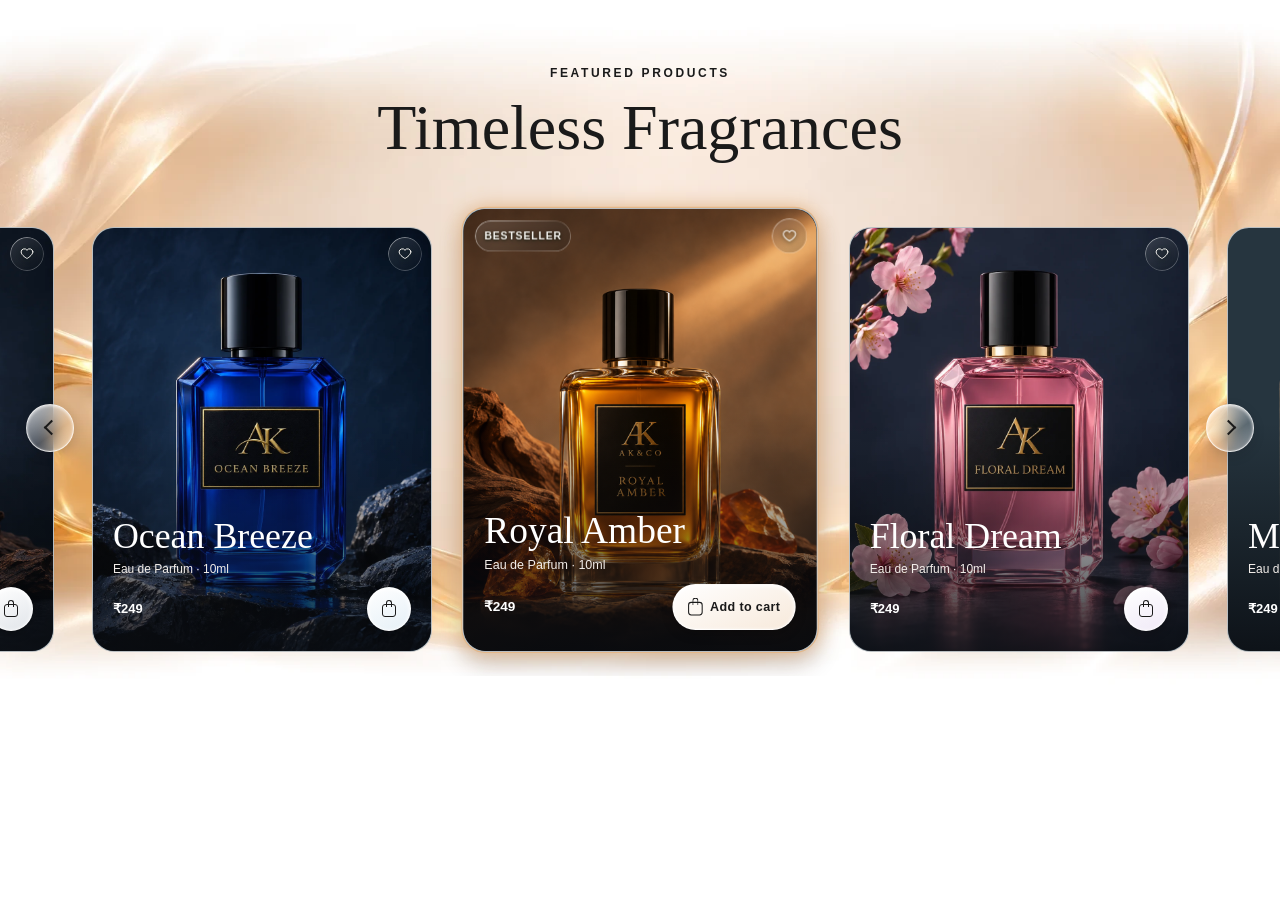
<file: featured-products.html>
<!doctype html>
<html lang="en">
  <head>
    <meta charset="utf-8" />
    <meta name="viewport" content="width=device-width, initial-scale=1" />
    <title>Timeless Fragrances | AK&amp;CO</title>
    <style>
      :root {
        color-scheme: light;
        --shop-ink: #1a1a1a;
        --shop-muted: #65675d;
        --shop-paper: #fff;
        --shop-surface: #f5f4f0;
        --shop-white: #fff;
        --shop-olive: #031206;
        --shop-line: #c9c9bf;
        --shop-gold: #8b6220;
      }

      * { box-sizing: border-box; }
      html { scroll-behavior: smooth; scroll-padding-top: 24px; }
      body { margin: 0; background: var(--shop-paper); color: var(--shop-ink); font-family: var(--sans); font-size: 1rem; line-height: 1.55; -webkit-font-smoothing: antialiased; }
      button, input, select { font: inherit; }
      button { color: inherit; }
      a { color: inherit; text-decoration: none; }
      button, a[href], input[type="checkbox"], input[type="range"] { -webkit-tap-highlight-color: transparent; }
      button:focus-visible, a:focus-visible, input:focus-visible, select:focus-visible { outline: 2px solid var(--shop-gold); outline-offset: 3px; }
      [hidden] { display: none !important; }
      .visually-hidden { position: absolute; width: 1px; height: 1px; padding: 0; margin: -1px; overflow: hidden; clip: rect(0, 0, 0, 0); white-space: nowrap; border: 0; }

      @property --featured-glow {
        syntax: "<color>";
        inherits: true;
        initial-value: #e5b787;
      }

      .featured-products {
        --featured-glow: #e5b787;
        position: relative;
        isolation: isolate;
        padding: clamp(34px, 5vw, 72px) 0 30px;
        background: #fff;
        transition: --featured-glow .4s ease;
      }
      .featured-backdrops {
        /* Keep the full image height so the white edges stay visible. */
        --backdrop-width: max(100%, calc(100cqh * 1672 / 941));
        position: absolute;
        inset: 0;
        z-index: -1;
        pointer-events: none;
        container-type: size;
        overflow: hidden;
      }
      .featured-backdrops::before {
        content: "";
        position: absolute;
        inset: 0;
        background:
          radial-gradient(ellipse 75% 58% at 50% 61%, color-mix(in srgb, var(--featured-glow) 60%, transparent) 0%, transparent 65%),
          url("images/featured-glass-backdrop-fade.webp") center / var(--backdrop-width) 100% no-repeat;
      }
      .featured-backdrops img {
        position: absolute;
        inset: 0 auto 0 50%;
        width: var(--backdrop-width);
        height: 100%;
        transform: translateX(-50%);
        opacity: 0;
        transition: opacity .38s ease-in-out;
      }
      .featured-backdrops img.is-active { opacity: 1; }
      .featured-products [data-featured-product="royal-amber"] { --featured-glow: #e5b787; }
      .featured-products[data-featured-product="ocean-breeze"],
      .featured-products [data-featured-product="ocean-breeze"] { --featured-glow: #a8cce3; }
      .featured-products[data-featured-product="floral-dream"],
      .featured-products [data-featured-product="floral-dream"] { --featured-glow: #cdb6e5; }
      .featured-products[data-featured-product="musk-bloom"],
      .featured-products [data-featured-product="musk-bloom"] { --featured-glow: #e8b9cf; }
      .featured-products[data-featured-product="black-oud"],
      .featured-products [data-featured-product="black-oud"] { --featured-glow: #9ca9b8; }

      .featured-heading { padding-inline: 16px; text-align: center; }
      .featured-heading p { margin: 0 0 9px; font-size: .75rem; font-weight: 600; letter-spacing: .22em; text-transform: uppercase; }
      .featured-heading h2 { margin: 0; font: 400 clamp(2rem, 5vw, 4rem)/1.12 var(--serif); }
      .featured-carousel {
        position: relative;
        margin-top: 16px;
      }
      .featured-track {
        --featured-gap: clamp(24px, 3vw, 48px);
        --featured-card-width: min(340px, calc((100cqw - 2 * var(--featured-gap)) / 3));
        position: relative;
        container-type: inline-size;
        display: flex;
        gap: var(--featured-gap);
        overflow-x: auto;
        /* Leave space for the centered card's upward scale and glow. */
        padding-block: 48px 24px;
        scroll-snap-type: x mandatory;
        overscroll-behavior-inline: contain;
        scrollbar-width: none;
      }
      .featured-track::-webkit-scrollbar { display: none; }
      .featured-track::before, .featured-track::after {
        content: "";
        flex: 0 0 max(0px, calc((100cqw - var(--featured-card-width)) / 2 - var(--featured-gap)));
      }
      .featured-track .product-card {
        position: relative;
        overflow: hidden;
        flex: 0 0 var(--featured-card-width);
        align-self: start;
        aspect-ratio: 4 / 5;
        justify-content: end;
        padding: 0;
        isolation: isolate;
        border: 1px solid rgb(255 255 255 / 68%);
        border-radius: 22px;
        background: #26353f;
        color: white;
        scroll-snap-align: center;
        transform-origin: center bottom;
        transition: transform .38s cubic-bezier(.22, 1, .36, 1), box-shadow .38s ease;
      }
      .featured-track .featured-active {
        z-index: 1;
        transform: scale(1.045);
        box-shadow: 0 0 0 1px var(--featured-glow), 0 0 20px var(--featured-glow), 0 12px 22px rgb(54 35 25 / 24%);
      }
      .featured-track .product-visual { position: absolute; inset: 0; aspect-ratio: auto; border-radius: inherit; background: transparent; }
      .featured-track .product-visual img {
        object-fit: cover;
        mix-blend-mode: normal;
        transform: scale(1);
        transition: transform .4s cubic-bezier(.22, 1, .36, 1);
      }
      .featured-track .featured-active .product-visual img { transform: scale(1.08); }
      .featured-track .product-visual::after {
        position: absolute;
        inset: 0;
        background: linear-gradient(transparent 46%, rgb(9 12 17 / 84%) 100%);
        content: "";
        pointer-events: none;
      }
      .featured-track .product-badge, .featured-track .favorite-button { z-index: 1; }
      .featured-details {
        position: relative;
        display: grid;
        gap: 8px;
        padding: clamp(12px, 1.6vw, 20px);
        pointer-events: none;
      }
      .featured-details a, .featured-details button { pointer-events: auto; }
      .featured-track .product-card-actions {
        display: flex;
        align-items: center;
        justify-content: space-between;
        gap: 6px;
        margin: 0;
      }
      .featured-track .product-info { display: grid; grid-template-columns: 1fr; padding: 0; }
      .featured-track .product-info h3 { font: 400 clamp(1.4rem, 2.8vw, 2.25rem)/1.1 var(--serif); }
      .featured-track .product-name-link:hover h3 { color: var(--featured-glow); }
      .featured-track .product-type { color: #f3eeea; }
      .featured-track .add-to-bag {
        width: 44px;
        flex-shrink: 0;
        display: inline-flex;
        align-items: center;
        gap: 7px;
        overflow: hidden;
        padding-inline: 14px;
        font-size: clamp(.625rem, 1.15vw, .75rem);
        white-space: nowrap;
        border-color: rgb(255 255 255 / 75%);
        border-radius: 999px;
        background: #fbf6ef;
        background: linear-gradient(155deg, white, color-mix(in srgb, var(--featured-glow) 30%, white));
        color: #1a1a1a;
        letter-spacing: .03em;
        box-shadow: inset 0 1px 4px white, 0 3px 10px rgb(0 0 0 / 25%);
        transition: width .36s cubic-bezier(.22, 1, .36, 1), background .18s ease, color .18s ease;
      }
      .featured-track .featured-active .add-to-bag { width: 118px; }
      .featured-bag-icon {
        position: relative;
        flex: 0 0 14px;
        height: 13px;
        border: 1.5px solid currentColor;
        border-radius: 3px;
        margin-top: 3px;
      }
      .featured-bag-icon::before {
        content: "";
        position: absolute;
        inset: -5px 3px auto;
        height: 6px;
        border: 1.5px solid currentColor;
        border-bottom: 0;
        border-radius: 5px 5px 0 0;
      }
      .featured-cart-label {
        flex-shrink: 0;
        opacity: 0;
        transform: translateX(-4px);
        transition: opacity .12s ease, transform .18s ease;
      }
      .featured-active .featured-cart-label {
        opacity: 1;
        transform: translateX(0);
        transition-duration: .2s;
        transition-delay: .09s;
      }
      .featured-reset .product-card,
      .featured-reset .product-visual img,
      .featured-track.featured-reset .add-to-bag,
      .featured-reset .featured-cart-label { transition: none; }
      .featured-track .add-to-bag:hover, .featured-track .add-to-bag:active { background: white; }
      .featured-arrow {
        position: absolute;
        z-index: 2;
        top: 50%;
        right: clamp(8px, 2vw, 32px);
        translate: 0 -50%;
        display: grid;
        place-items: center;
        width: 48px;
        height: 48px;
        padding: 0;
        border: 1px solid rgb(255 255 255 / 75%);
        border-radius: 50%;
        background: linear-gradient(145deg, rgb(255 255 255 / 76%), rgb(255 255 255 / 25%) 60%, rgb(255 255 255 / 50%));
        box-shadow: inset 0 1px 3px rgb(255 255 255 / 70%), 0 4px 12px rgb(23 16 27 / 16%);
        -webkit-backdrop-filter: blur(10px) saturate(1.35);
        backdrop-filter: blur(10px) saturate(1.35);
        color: var(--shop-ink);
        cursor: pointer;
        transition: box-shadow .2s ease, transform .2s ease;
      }
      .featured-arrow[data-featured-direction="-1"] {
        right: auto;
        left: clamp(8px, 2vw, 32px);
      }
      .featured-arrow::before {
        content: "";
        width: 9px;
        height: 9px;
        border: solid currentColor;
        border-width: 0 2px 2px 0;
        transform: translateX(-2px) rotate(-45deg);
      }
      .featured-arrow[data-featured-direction="-1"]::before { transform: translateX(2px) rotate(135deg); }
      .featured-arrow:hover:not(:disabled) { box-shadow: inset 0 1px 6px rgb(255 255 255 / 90%), 0 5px 14px rgb(23 16 27 / 23%); }
      .featured-arrow:active:not(:disabled) { transform: scale(.94); }
      .featured-arrow:disabled { opacity: .5; cursor: default; }

      @media (max-width: 620px) {
        .featured-track { --featured-gap: 20px; --featured-card-width: 74cqw; }
        .featured-arrow { width: 44px; height: 44px; }
      }

      .product-card { min-width: 0; display: flex; flex-direction: column; }
      .product-visual { position: relative; aspect-ratio: 4 / 4.8; overflow: hidden; border-radius: 11px; background: #e1dfd8; }
      .product-detail-link { width: 100%; height: 100%; display: block; }
      .product-visual img { width: 100%; height: 100%; display: block; object-fit: contain; mix-blend-mode: multiply; transition: transform .45s cubic-bezier(.22,.61,.36,1); }
      .product-card:hover .product-visual img { transform: scale(1.045); }
      .product-badge { top: 11px; left: 11px; }
      .favorite-button { position: absolute; top: 9px; right: 9px; width: 34px; height: 34px; display: grid; place-items: center; border-radius: 50%; color: var(--shop-olive); cursor: pointer; transition: background .2s, color .2s, transform .2s; }
      .favorite-button:hover { transform: scale(1.06); }
      .favorite-button[aria-pressed="true"] { background-color: var(--shop-olive); background-image: none; color: white; }
      .favorite-button svg { width: 16px; height: 16px; fill: none; stroke: currentColor; stroke-width: 1.5; stroke-linecap: round; stroke-linejoin: round; filter: drop-shadow(0 1px 2px rgb(3 18 6 / 80%)); }
      .favorite-button[aria-pressed="true"] svg { fill: currentColor; }
      .product-info { display: grid; grid-template-columns: minmax(0,1fr) auto; gap: 5px 8px; padding: 12px 2px 0; }
      .product-name-link { min-width: 0; color: inherit; }
      .product-info h3 { margin: 0; font-size: 1.125rem; font-weight: 600; line-height: 1.25; overflow-wrap: anywhere; }
      .product-name-link:hover h3 { color: var(--shop-gold); }
      .product-type { grid-column: 1 / -1; margin: -1px 0 0; color: var(--shop-muted); font-size: .75rem; }
      .product-price { margin: 1px 0 0; font-size: .8125rem; font-weight: 600; white-space: nowrap; }
      .product-card-actions { margin-top: 11px; }
      .add-to-bag { width: 100%; min-height: 44px; border: 1px solid var(--shop-olive); border-radius: 8px; background: transparent; color: var(--shop-olive); font-size: .75rem; font-weight: 600; letter-spacing: .1em; cursor: pointer; transition: background .18s, color .18s; }
      .add-to-bag:hover, .add-to-bag:active { background: var(--shop-olive); color: var(--shop-white); }

      .shop-status { position: fixed; z-index: 10; right: 22px; bottom: 22px; max-width: calc(100vw - 44px); padding: 12px 17px; border-radius: 8px; background: var(--shop-olive); color: white; font-size: .875rem; box-shadow: 0 8px 26px rgba(3,18,6,.2); }

      :root {
        --serif: Georgia, serif;
        --sans: Arial, sans-serif;
      }

      .product-badge {
        position: absolute;
        padding: 6px 8px;
        border-radius: 999px;
        font-size: .625rem;
        font-weight: 600;
        letter-spacing: .08em;
        text-transform: uppercase;
      }

      .product-badge,
      .favorite-button {
        border: 1px solid rgb(255 255 255 / 30%);
        background: linear-gradient(145deg, rgb(255 255 255 / 12%), rgb(6 12 17 / 24%));
        background-clip: padding-box;
        color: #f5f4f0;
        -webkit-backdrop-filter: blur(5px);
        backdrop-filter: blur(5px);
      }
      @supports (mask-composite: exclude) {
        .product-badge, .favorite-button { border-color: transparent; }
        .product-badge::before, .favorite-button::before {
          content: "";
          position: absolute;
          inset: -1px;
          padding: 1px;
          border-radius: inherit;
          background: linear-gradient(145deg, rgb(255 255 255 / 64%), rgb(255 255 255 / 18%) 58%, rgb(255 255 255 / 34%));
          mask: linear-gradient(#fff 0 0) content-box, linear-gradient(#fff 0 0);
          mask-composite: exclude;
          pointer-events: none;
        }
      }
      .product-badge { text-shadow: 0 1px 3px rgb(3 18 6 / 80%); }

      @media (max-width: 620px) {
        .product-badge { padding: 5px 6px; }
      }

      body:has(.cart-drawer[open]) {
        overflow: hidden;
      }

      .cart-drawer {
        position: fixed;
        inset: 0 0 0 auto;
        width: min(100%, 480px);
        height: 100%;
        max-width: none;
        max-height: none;
        margin: 0;
        padding: 0;
        border: 0;
        background: #fbfaf7;
        color: #031206;
        box-shadow: -12px 0 48px rgb(3 18 6 / 16%);
      }

      .cart-drawer[open] {
        display: grid;
        grid-template-rows: auto minmax(0, 1fr) auto;
        animation: cart-slide-in .32s cubic-bezier(.22, 1, .36, 1) both;
      }

      .cart-drawer::backdrop {
        background: rgb(3 18 6 / 55%);
        animation: cart-backdrop-in .25s ease-out;
      }

      @keyframes cart-slide-in {
        from { transform: translateX(100%); }
        to { transform: translateX(0); }
      }

      @keyframes cart-backdrop-in {
        from { opacity: 0; }
        to { opacity: 1; }
      }

      .cart-header,
      .cart-summary {
        padding: 20px clamp(16px, 5vw, 30px);
        background: #f1efe9;
      }

      .cart-header {
        display: flex;
        align-items: flex-start;
        justify-content: space-between;
        gap: 12px;
        border-bottom: 1px solid #dedbd2;
      }

      .cart-brand {
        margin: 0;
        color: #79581f;
        font-size: .75rem;
        font-weight: 600;
        letter-spacing: .18em;
      }

      .cart-header h2 {
        margin: 6px 0 4px;
        font: 400 clamp(26px, 7vw, 36px)/1.15 var(--serif);
      }

      .cart-count {
        margin: 0;
        color: #55584d;
        font-size: .875rem;
      }

      .cart-drawer button {
        color: inherit;
        font: inherit;
        cursor: pointer;
      }

      .cart-close {
        display: grid;
        place-items: center;
        flex: 0 0 auto;
        width: 44px;
        height: 44px;
        padding: 0;
        border: 1px solid #d2cec3;
        border-radius: 50%;
        background: #fbfaf7;
      }

      .cart-close:hover { background: #e8e5dc; }

      .cart-body {
        overflow-y: auto;
        overscroll-behavior: contain;
        padding: 0 clamp(16px, 5vw, 30px);
      }

      .cart-items {
        margin: 0;
        padding: 0;
        list-style: none;
      }

      .cart-item {
        display: grid;
        grid-template-columns: clamp(60px, 18vw, 80px) minmax(0, 1fr);
        gap: 14px;
        align-items: start;
        padding-block: 20px;
        border-bottom: 1px solid #dedbd2;
      }

      .cart-item:last-child { border-bottom: 0; }

      .cart-item img {
        width: 100%;
        height: auto;
        aspect-ratio: 68 / 84;
        object-fit: contain;
        border-radius: 8px;
        background: #eeebe4;
      }

      .cart-item-heading {
        display: flex;
        flex-wrap: wrap;
        align-items: baseline;
        justify-content: space-between;
        gap: 2px 10px;
      }

      .cart-item h3 {
        margin: 0;
        font: 400 1.125rem/1.3 var(--serif);
        overflow-wrap: anywhere;
      }

      .cart-variant {
        margin: 4px 0 8px;
        color: #55584d;
        font-size: .875rem;
      }

      .cart-item-controls {
        display: flex;
        flex-wrap: wrap;
        align-items: center;
        gap: 4px 10px;
      }

      .cart-stepper {
        display: inline-flex;
        align-items: center;
        border: 1px solid #d2cec3;
        border-radius: 8px;
        background: #fff;
      }

      .cart-stepper button {
        width: 36px;
        min-height: 38px;
        padding: 0;
        border: 0;
        border-radius: 7px;
        background: transparent;
      }

      .cart-stepper button:hover:not(:disabled) { background: #f1efe9; }

      .cart-stepper button:disabled {
        opacity: .5;
        cursor: default;
      }

      .cart-stepper span {
        min-width: 26px;
        text-align: center;
        font-size: .875rem;
        font-variant-numeric: tabular-nums;
      }

      .cart-item-controls button[data-cart-action="remove"] {
        min-height: 40px;
        padding: 0 2px;
        border: 0;
        background: transparent;
        color: #55584d;
        font-size: .875rem;
        text-decoration: underline;
        text-underline-offset: 3px;
      }

      .cart-line-price { font-size: .9375rem; font-variant-numeric: tabular-nums; }

      .cart-empty {
        padding: 44px 0;
        text-align: center;
      }

      .cart-empty h3 { margin: 0; font: 400 1.5rem/1.2 var(--serif); }
      .cart-empty p { margin: 8px 0 16px; color: #55584d; }

      .cart-empty a {
        color: inherit;
        text-decoration: underline;
        text-underline-offset: 3px;
      }

      .cart-summary {
        border-top: 1px solid #dedbd2;
        padding-bottom: max(16px, env(safe-area-inset-bottom));
      }

      .cart-subtotal {
        display: flex;
        justify-content: space-between;
        margin: 0 0 12px;
      }

      .cart-subtotal output { font-weight: 700; font-variant-numeric: tabular-nums; }

      .cart-drawer .cart-checkout {
        width: 100%;
        min-height: 48px;
        border: 0;
        border-radius: 8px;
        background: #031206;
        color: white;
        font-weight: 600;
      }

      .cart-drawer .cart-checkout:hover { background: #24392b; }

      .cart-note {
        margin: 8px 0 0;
        color: #55584d;
        text-align: center;
        font-size: .8125rem;
      }

      .cart-drawer .cart-continue {
        display: block;
        min-height: 40px;
        margin: 2px auto 0;
        padding: 0 12px;
        border: 0;
        background: transparent;
        font-size: .875rem;
        text-decoration: underline;
        text-underline-offset: 3px;
      }

      @media (prefers-reduced-motion: reduce) {
        .cart-drawer[open], .cart-drawer::backdrop { animation: none; }
      }

      @media (prefers-reduced-motion: reduce) {
        .featured-products, .featured-products *, .featured-products *::before { transition: none !important; }
      }
    </style>
  </head>
  <body>
    <main>
      <section class="featured-products" aria-labelledby="featured-title" hidden>
        <div class="featured-backdrops" aria-hidden="true">
          <img data-backdrop="ocean-breeze" src="images/featured-glass-ocean-fade.webp" alt="" />
          <img data-backdrop="royal-amber" src="images/featured-glass-amber-fade.webp" alt="" />
          <img data-backdrop="floral-dream" src="images/featured-glass-lavender-fade.webp" alt="" />
          <img data-backdrop="musk-bloom" src="images/featured-glass-backdrop-fade.webp" alt="" />
        </div>
        <header class="featured-heading">
          <p>Featured products</p>
          <h2 id="featured-title">Timeless Fragrances</h2>
        </header>
        <div class="featured-carousel">
          <button class="featured-arrow" type="button" data-featured-direction="-1" aria-controls="featured-track" aria-label="Previous featured fragrance"></button>
          <div class="featured-track" id="featured-track"></div>
          <button class="featured-arrow" type="button" data-featured-direction="1" aria-controls="featured-track" aria-label="Next featured fragrance"></button>
        </div>
      </section>
    </main>
    <p class="shop-status" id="shop-status" role="status" hidden></p>
    <script>
      window.AKCO = window.AKCO || {};
      window.AKCO.imageBase = "images/";
      window.AKCO.products = [
  { id: "amber-coffee", name: "Amber Coffee", type: "Perfume", size: "10ml", category: "perfumes", price: 249, image: "amber-coffee.png", description: "Indulge in the irresistible richness of coffee! Experience a luxurious blend of aromatic spices, delicious praline and rich coffee, beautifully wrapped in creamy vanilla and warm tonka beans. A captivating fragrance that leaves a sweet, elegant and unforgettable impression.", priceTagline: "\"Where Arabian Coffee Meets Pure Elegance.\" It's elegant, memorable and communicates the fragrance character beautifully.", tagline: "Warmth. Sweetness. Pure Indulgence." },
  { id: "vampire-blood", name: "Vampire Blood", type: "Perfume", size: "10ml", category: "perfumes", price: 249, image: "vampire-blood.png", inspiredBy: "Bath & Body Works", notes: "Red Berries, Plum and Jasmine", headline: "UNLEASH YOUR DARK SIDE", description: "Indulge in an irresistible blend of juicy red berries, enchanting night-blooming jasmine and rich dark plum. A deliciously sweet and mysterious fragrance that creates a captivating impression wherever you go.", character: "JUICY • SWEET • FLORAL • MYSTERIOUS", tagline: "A fragrance that's impossible to forget.", bestSuitedFor: ["Everyday wear", "Casual outings", "Evening occasions", "Parties and celebrations", "Customers who love sweet fruity fragrances"] },
  { id: "vampire-blood", name: "Vampire Blood", type: "Perfume", size: "10ml", category: "perfumes", price: 249, image: "vampire-blood.png", inspiredBy: "Bath & Body Works", notes: "Red Berries, Plum and Jasmine", headline: "UNLEASH YOUR DARK SIDE", description: "Indulge in an irresistible blend of juicy red berries, enchanting night-blooming jasmine and rich dark plum. A deliciously sweet and mysterious fragrance that creates a captivating impression wherever you go.", character: "JUICY • SWEET • FLORAL • MYSTERIOUS", tagline: "A fragrance that's impossible to forget.", bestSuitedFor: ["Everyday wear", "Casual outings", "Evening occasions", "Parties and celebrations", "Customers who love sweet fruity fragrances"] },
        { id: "royal-amber", name: "Royal Amber", type: "Eau de Parfum", size: "10ml", category: "perfumes", price: 249, image: "royal-amber-featured.png", badge: "Bestseller" },
        { id: "musk-bloom", name: "Musk Bloom", type: "Eau de Parfum", size: "10ml", category: "perfumes", price: 249, image: "signup-musk-bloom.png" },
        { id: "sandalwood", name: "Sandalwood", type: "Attar", size: "3ml", category: "attars", price: 149, image: "p1.webp" },
        { id: "black-oud", name: "Black Oud", type: "Eau de Parfum", size: "10ml", category: "perfumes", price: 249, image: "p3.webp", badge: "For the evening" },
        { id: "amber-essence", name: "Amber Essence", type: "Attar", size: "3ml", category: "attars", price: 149, image: "p9.webp" },
        { id: "ocean-breeze", name: "Ocean Breeze", type: "Eau de Parfum", size: "10ml", category: "perfumes", price: 249, image: "p6.webp" },
        { id: "forest-soul", name: "Forest Soul", type: "Eau de Parfum", size: "10ml", category: "perfumes", price: 249, image: "p7.webp" },
        { id: "floral-dream", name: "Floral Dream", type: "Eau de Parfum", size: "10ml", category: "perfumes", price: 249, image: "p8.webp" },
        { id: "vanilla-noir", name: "Vanilla Noir", type: "Eau de Parfum", size: "10ml", category: "perfumes", price: 249, image: "p2.webp" }
      ];

      (() => {
        const { products, imageBase } = window.AKCO;
        const storageKey = "akco-cart";
        const currency = new Intl.NumberFormat("en-IN", {
          style: "currency",
          currency: "INR",
          maximumFractionDigits: 0,
        });
        const cart = document.createElement("dialog");
        cart.className = "cart-drawer";
        cart.setAttribute("aria-labelledby", "cart-title");
        cart.innerHTML = `
          <header class="cart-header">
            <div>
              <p class="cart-brand">AK&amp;CO</p>
              <h2 id="cart-title">Your shopping bag</h2>
              <p class="cart-count" aria-live="polite"></p>
            </div>
            <button type="button" class="cart-close" aria-label="Close shopping bag" autofocus>
              <svg viewBox="0 0 24 24" width="20" height="20" aria-hidden="true" focusable="false">
                <path d="m6 6 12 12M18 6 6 18" fill="none" stroke="currentColor" stroke-width="1.5" stroke-linecap="round"/>
              </svg>
            </button>
          </header>
          <div class="cart-body">
            <ul class="cart-items" aria-label="Items in your bag"></ul>
            <div class="cart-empty">
              <h3>Your bag is empty</h3>
              <p>Find a fragrance to add to your bag.</p>
              <a href="shop.html#collection">Browse fragrances</a>
            </div>
          </div>
          <footer class="cart-summary" hidden>
            <p class="cart-subtotal"><strong>Subtotal</strong><output aria-live="polite"></output></p>
            <button type="button" class="cart-checkout">Preview checkout</button>
            <p class="cart-note" role="status">Preview only. No payment is collected.</p>
            <button type="button" class="cart-continue">Continue shopping</button>
          </footer>
        `;
        document.body.append(cart);

        const list = cart.querySelector(".cart-items");
        const body = cart.querySelector(".cart-body");
        const count = cart.querySelector(".cart-count");
        const empty = cart.querySelector(".cart-empty");
        const browse = empty.querySelector("a");
        const summary = cart.querySelector(".cart-summary");
        const subtotal = summary.querySelector("output");
        const note = summary.querySelector(".cart-note");
        const close = cart.querySelector(".cart-close");
        let items = [];

        function readCart() {
          try {
            const stored = JSON.parse(localStorage.getItem(storageKey));
            return Array.isArray(stored) ? stored.filter((item) =>
              item && products.some(({ id }) => id === item.id) &&
              Number.isSafeInteger(item.size) && item.size > 0 &&
              Number.isFinite(item.price) && item.price >= 0 &&
              Number.isSafeInteger(item.quantity) && item.quantity > 0
            ) : [];
          } catch {
            return items;
          }
        }

        function renderItem(item) {
          const product = products.find(({ id }) => id === item.id);
          const row = document.createElement("li");
          row.className = "cart-item";
          row.innerHTML = `
            <img alt="" width="68" height="84">
            <div class="cart-item-info">
              <div class="cart-item-heading">
                <h3></h3>
                <strong class="cart-line-price"></strong>
              </div>
              <p class="cart-variant"></p>
              <div class="cart-item-controls">
                <div class="cart-stepper" role="group">
                  <button type="button" data-cart-action="decrease">−</button>
                  <span></span>
                  <button type="button" data-cart-action="increase">+</button>
                </div>
                <button type="button" data-cart-action="remove">Remove</button>
              </div>
            </div>
          `;
          const image = row.querySelector("img");
          image.src = `${imageBase}${encodeURIComponent(product.image)}`;
          image.addEventListener("error", () => image.removeAttribute("src"), { once: true });
          row.querySelector("h3").textContent = product.name;
          row.querySelector(".cart-variant").textContent = `${item.size} ml · ${currency.format(item.price)} each`;
          row.querySelector(".cart-line-price").textContent = currency.format(item.price * item.quantity);
          const controls = row.querySelector(".cart-item-controls");
          controls.querySelector(".cart-stepper").setAttribute("aria-label", `Quantity of ${product.name}, ${item.size} ml`);
          controls.querySelector("span").textContent = String(item.quantity);
          controls.querySelector('[data-cart-action="decrease"]').disabled = item.quantity === 1;
          for (const button of controls.querySelectorAll("button")) {
            const action = button.dataset.cartAction;
            const label = { decrease: "Decrease quantity of", increase: "Increase quantity of", remove: "Remove" };
            button.setAttribute("aria-label", `${label[action]} ${product.name}, ${item.size} ml`);
            button.addEventListener("click", () => updateItem(item, action));
          }
          return row;
        }

        function render() {
          const quantity = items.reduce((total, item) => total + item.quantity, 0);
          const countLabel = `${quantity} ${quantity === 1 ? "item" : "items"}`;
          if (count.textContent !== countLabel) count.textContent = countLabel;
          empty.hidden = items.length > 0;
          summary.hidden = items.length === 0;
          const scrollTop = body.scrollTop;
          list.replaceChildren(...items.map(renderItem));
          body.scrollTop = scrollTop;
          subtotal.value = currency.format(items.reduce((total, item) => total + item.price * item.quantity, 0));
        }

        function save() {
          try {
            localStorage.setItem(storageKey, JSON.stringify(items));
          } catch {
            // Keep the bag available on this page if storage is unavailable.
          }
          note.textContent = "Preview only. No payment is collected.";
          render();
        }

        function findItem({ id, size }) {
          return items.findIndex((item) => item.id === id && item.size === size);
        }

        function updateItem(item, action) {
          items = readCart();
          const index = findItem(item);
          if (index < 0) {
            render();
            close.focus();
            return;
          }
          if (action === "remove") items.splice(index, 1);
          else items[index].quantity = Math.max(1, items[index].quantity + (action === "increase" ? 1 : -1));
          save();
          const row = list.children[Math.min(index, items.length - 1)];
          const next = action === "remove" ? null : row?.querySelector(`[data-cart-action="${action}"]:enabled`);
          (next ?? row?.querySelector('[data-cart-action="increase"]') ?? browse).focus();
        }

        function openCart() {
          if (!cart.open) cart.showModal();
        }

        window.AKCO.cart = {
          add(entries) {
            items = readCart();
            for (const entry of entries) {
              const index = findItem(entry);
              if (index < 0) items.push(entry);
              else items[index].quantity += entry.quantity;
            }
            save();
            openCart();
          },
        };

        close.addEventListener("click", () => cart.close());
        browse.addEventListener("click", () => cart.close());
        cart.querySelector(".cart-continue").addEventListener("click", () => cart.close());
        cart.addEventListener("click", (event) => {
          if (event.target === cart) cart.close();
        });
        cart.querySelector(".cart-checkout").addEventListener("click", () => {
          note.textContent = "Checkout is a preview. No order has been placed.";
        });
        window.addEventListener("storage", (event) => {
          if (event.key === storageKey || event.key === null) {
            items = readCart();
            render();
            if (cart.open && document.activeElement === document.body) close.focus();
          }
        });
        items = readCart();
        render();
      })();

      (() => {
        const { products } = window.AKCO;
        const formatter = new Intl.NumberFormat("en-IN", { style: "currency", currency: "INR", maximumFractionDigits: 0 });
        const shopStatus = document.querySelector("#shop-status");
        const favoriteIds = new Set();
        let statusTimeout;

        function productImageUrl(filename) {
          return `${window.AKCO.imageBase}${encodeURIComponent(filename)}`;
        }

        function productCard(product, imageSource = productImageUrl(product.image)) {
          const card = document.createElement("article");
          card.className = "product-card";

          const visual = document.createElement("div");
          visual.className = "product-visual";

          const image = document.createElement("img");
          image.src = imageSource;
          image.alt = `${product.name} ${product.type}, ${product.size}`;
          image.loading = "lazy";
          image.decoding = "async";
          image.addEventListener("error", () => {
            image.hidden = true;
            visual.classList.add("image-unavailable");
            visual.setAttribute("aria-label", `${product.name} product image unavailable`);
          }, { once: true });
          const detailUrl = `product.html?id=${encodeURIComponent(product.id)}`;
          const imageLink = document.createElement("a");
          imageLink.className = "product-detail-link";
          imageLink.href = detailUrl;
          imageLink.setAttribute("aria-label", `View ${product.name} details`);
          imageLink.append(image);
          visual.append(imageLink);

          if (product.badge) {
            const badge = document.createElement("span");
            badge.className = "product-badge";
            badge.textContent = product.badge;
            visual.append(badge);
          }

          const favorite = document.createElement("button");
          favorite.className = "favorite-button";
          favorite.type = "button";
          favorite.dataset.favorite = product.id;
          updateFavoriteButton(favorite, product);
          favorite.innerHTML = '<svg viewBox="0 0 24 24" aria-hidden="true"><path d="M20.8 8.8c0 5.2-8.8 10-8.8 10s-8.8-4.8-8.8-10A4.8 4.8 0 0 1 12 6.4a4.8 4.8 0 0 1 8.8 2.4Z"></path></svg>';
          favorite.addEventListener("click", () => {
            const isFavorite = favoriteIds.has(product.id);
            if (isFavorite) favoriteIds.delete(product.id);
            else favoriteIds.add(product.id);
            for (const button of document.querySelectorAll("[data-favorite]")) {
              if (button.dataset.favorite === product.id) updateFavoriteButton(button, product);
            }
            showStatus(isFavorite ? `${product.name} removed from favorites.` : `${product.name} added to favorites.`);
          });
          visual.append(favorite);

          const info = document.createElement("div");
          info.className = "product-info";
          const name = document.createElement("h3");
          name.textContent = product.name;
          const nameLink = document.createElement("a");
          nameLink.className = "product-name-link";
          nameLink.href = detailUrl;
          nameLink.append(name);

          const type = document.createElement("p");
          type.className = "product-type";
          type.textContent = `${product.type} · ${product.size}`;
          const price = document.createElement("p");
          price.className = "product-price";
          price.textContent = formatter.format(product.price);
          info.append(nameLink, type, price);

          const actions = document.createElement("div");
          actions.className = "product-card-actions";
          const addButton = document.createElement("button");
          addButton.className = "add-to-bag";
          addButton.type = "button";
          addButton.textContent = "ADD TO CART";
          addButton.addEventListener("click", () => {
            window.AKCO.cart.add([{
              id: product.id,
              size: Number.parseInt(product.size, 10),
              price: product.price,
              quantity: 1,
            }]);
          });
          actions.append(addButton);
          card.append(visual, info, actions);
          return card;
        }

        function updateFavoriteButton(button, product) {
          const saved = favoriteIds.has(product.id);
          button.setAttribute("aria-pressed", String(saved));
          button.setAttribute("aria-label", saved ? `Remove ${product.name} from favorites` : `Add ${product.name} to favorites`);
        }

        function renderFeaturedProducts() {
          const section = document.querySelector(".featured-products");
          const track = section.querySelector(".featured-track");
          const backdrops = section.querySelectorAll("[data-backdrop]");
          const featuredIds = ["ocean-breeze", "royal-amber", "floral-dream", "musk-bloom", "black-oud"];
          const featured = featuredIds.map((id) => products.find((item) => item.id === id)).filter(Boolean);
          if (!featured.length) return;

          const looping = featured.length > 1;
          const lineup = looping ? [...featured, ...featured, ...featured] : featured;
          const cards = lineup.map((product, index) => {
            const card = productCard(
              product,
              product.id === "royal-amber" ? "images/royal-amber-featured.png" : undefined,
            );
            card.dataset.featuredProduct = product.id;
            const panel = document.createElement("div");
            panel.className = "featured-details";
            const info = card.querySelector(".product-info");
            const actions = card.querySelector(".product-card-actions");
            const button = actions.querySelector("button");
            button.setAttribute("aria-label", `Add ${product.name} to cart`);
            button.innerHTML = '<span class="featured-bag-icon" aria-hidden="true"></span><span class="featured-cart-label" aria-hidden="true">Add to cart</span>';
            actions.prepend(info.querySelector(".product-price"));
            panel.append(info, actions);
            card.append(panel);
            if (looping && (index < featured.length || index >= 2 * featured.length)) {
              for (const control of card.querySelectorAll("a, button")) control.tabIndex = -1;
            }
            return card;
          });
          let active = looping ? featured.length + 1 : 0;
          let target = null;
          let settleTimer;

          function highlight(index) {
            if (active !== index) cards[active].classList.remove("featured-active");
            active = index;
            cards[active].classList.add("featured-active");
            const productId = lineup[index].id;
            if (section.dataset.featuredProduct === productId) return;
            section.dataset.featuredProduct = productId;
            backdrops.forEach((image) => image.classList.toggle("is-active", image.dataset.backdrop === productId));
          }

          function centerCard(index, behavior) {
            const card = cards[index];
            const left = card.offsetLeft - (track.clientWidth - card.offsetWidth) / 2;
            const motion = matchMedia("(prefers-reduced-motion: reduce)").matches ? "instant" : behavior;
            track.scrollTo({ left, behavior: motion });
            if (motion === "instant") highlight(index);
          }

          track.append(...cards);
          section.hidden = false;
          centerCard(active, "instant");
          let trackWidth = track.clientWidth;
          window.addEventListener("resize", () => {
            if (track.clientWidth === trackWidth) return;
            trackWidth = track.clientWidth;
            target = null;
            centerCard(active, "instant");
          });
          track.addEventListener("scroll", () => {
            const center = track.scrollLeft + track.clientWidth / 2;
            const nearest = cards.reduce((best, card, index) =>
              Math.abs(card.offsetLeft + card.offsetWidth / 2 - center) <
              Math.abs(cards[best].offsetLeft + cards[best].offsetWidth / 2 - center) ? index : best, 0);
            highlight(nearest);
            window.clearTimeout(settleTimer);
            settleTimer = window.setTimeout(() => {
              target = null;
              if (!looping || (active >= featured.length && active < 2 * featured.length)) return;
              track.classList.add("featured-reset");
              centerCard(featured.length + active % featured.length, "instant");
              requestAnimationFrame(() => requestAnimationFrame(() => track.classList.remove("featured-reset")));
            }, 140);
          }, { passive: true });
          for (const arrow of section.querySelectorAll("[data-featured-direction]")) {
            arrow.disabled = !looping;
            arrow.addEventListener("click", () => {
              target = Math.max(0, Math.min(cards.length - 1, (target ?? active) + Number(arrow.dataset.featuredDirection)));
              centerCard(target, "smooth");
            });
          }
        }

        function showStatus(message) {
          shopStatus.textContent = message;
          shopStatus.hidden = false;
          window.clearTimeout(statusTimeout);
          statusTimeout = window.setTimeout(() => {
            shopStatus.hidden = true;
          }, 2400);
        }

        renderFeaturedProducts();

      })();
    </script>
  </body>
</html>
</file>
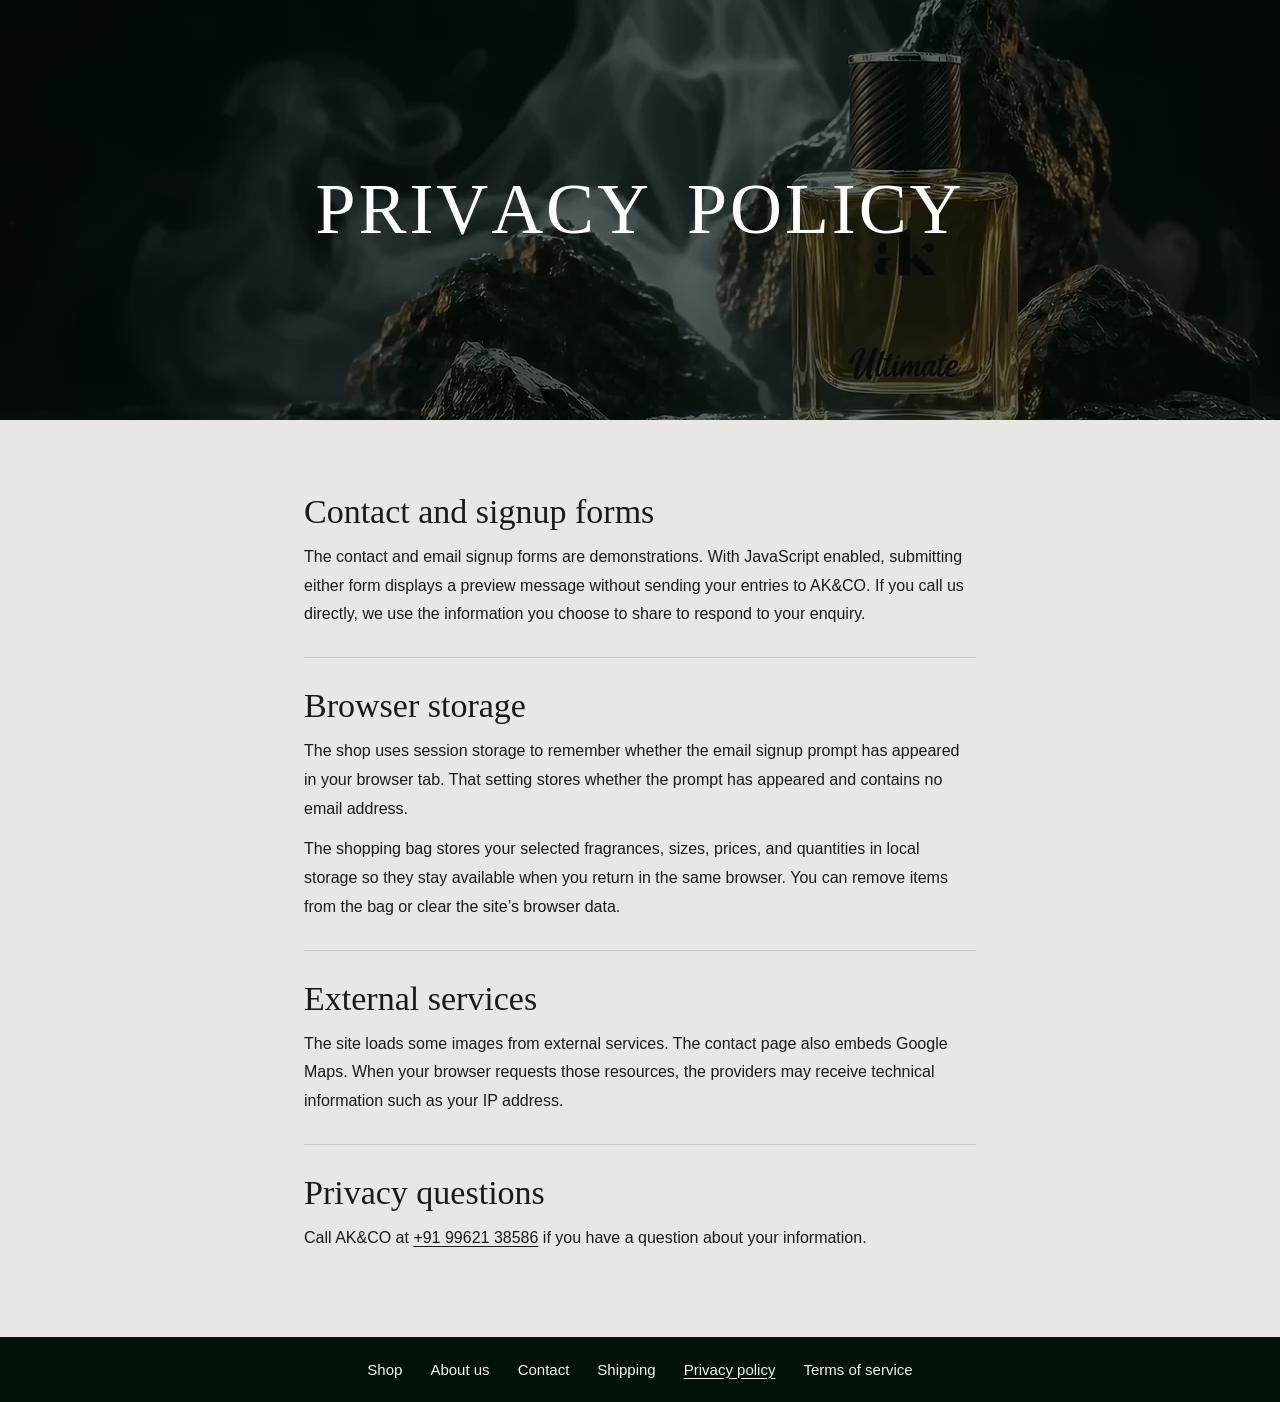
<file: privacy.html>
<!doctype html>
<html lang="en">
  <head>
    <meta charset="utf-8">
    <meta name="viewport" content="width=device-width, initial-scale=1">
    <meta name="theme-color" content="#031206">
    <meta name="description" content="Learn how the AK&CO storefront preview handles form entries and browser storage.">
    <title>Privacy Policy | AK&amp;CO</title>
    <link rel="stylesheet" href="styles.css">
    <link rel="stylesheet" href="info.css">
    <script src="reveal.js" defer></script>
    <script src="title-smoke.js" defer></script>
    <script src="hero-title.js" defer></script>
  </head>
  <body class="info-page">
    <main>
      <section class="hero" aria-labelledby="hero-title" data-smoke-title>
        <div class="hero-content">
          <h1 class="hero-title" id="hero-title" data-animate-title>Privacy policy</h1>
        </div>
      </section>
      <div class="info-content">
        <section data-reveal>
          <h2>Contact and signup forms</h2>
          <p>The contact and email signup forms are demonstrations. With JavaScript enabled, submitting either form displays a preview message without sending your entries to AK&amp;CO. If you call us directly, we use the information you choose to share to respond to your enquiry.</p>
        </section>
        <section data-reveal>
          <h2>Browser storage</h2>
          <p>The shop uses session storage to remember whether the email signup prompt has appeared in your browser tab. That setting stores whether the prompt has appeared and contains no email address.</p>
          <p>The shopping bag stores your selected fragrances, sizes, prices, and quantities in local storage so they stay available when you return in the same browser. You can remove items from the bag or clear the site’s browser data.</p>
        </section>
        <section data-reveal>
          <h2>External services</h2>
          <p>The site loads some images from external services. The contact page also embeds Google Maps. When your browser requests those resources, the providers may receive technical information such as your IP address.</p>
        </section>
        <section data-reveal>
          <h2>Privacy questions</h2>
          <p>Call AK&amp;CO at <a href="tel:+919962138586">+91 99621 38586</a> if you have a question about your information.</p>
        </section>
      </div>
    </main>
    <footer class="store-footer">
      <nav aria-label="Store information">
        <a href="shop.html">Shop</a>
        <a href="about.html">About us</a>
        <a href="contact.html">Contact</a>
        <a href="shipping.html">Shipping</a>
        <a href="privacy.html" aria-current="page">Privacy policy</a>
        <a href="terms.html">Terms of service</a>
      </nav>
    </footer>
  </body>
</html>
</file>
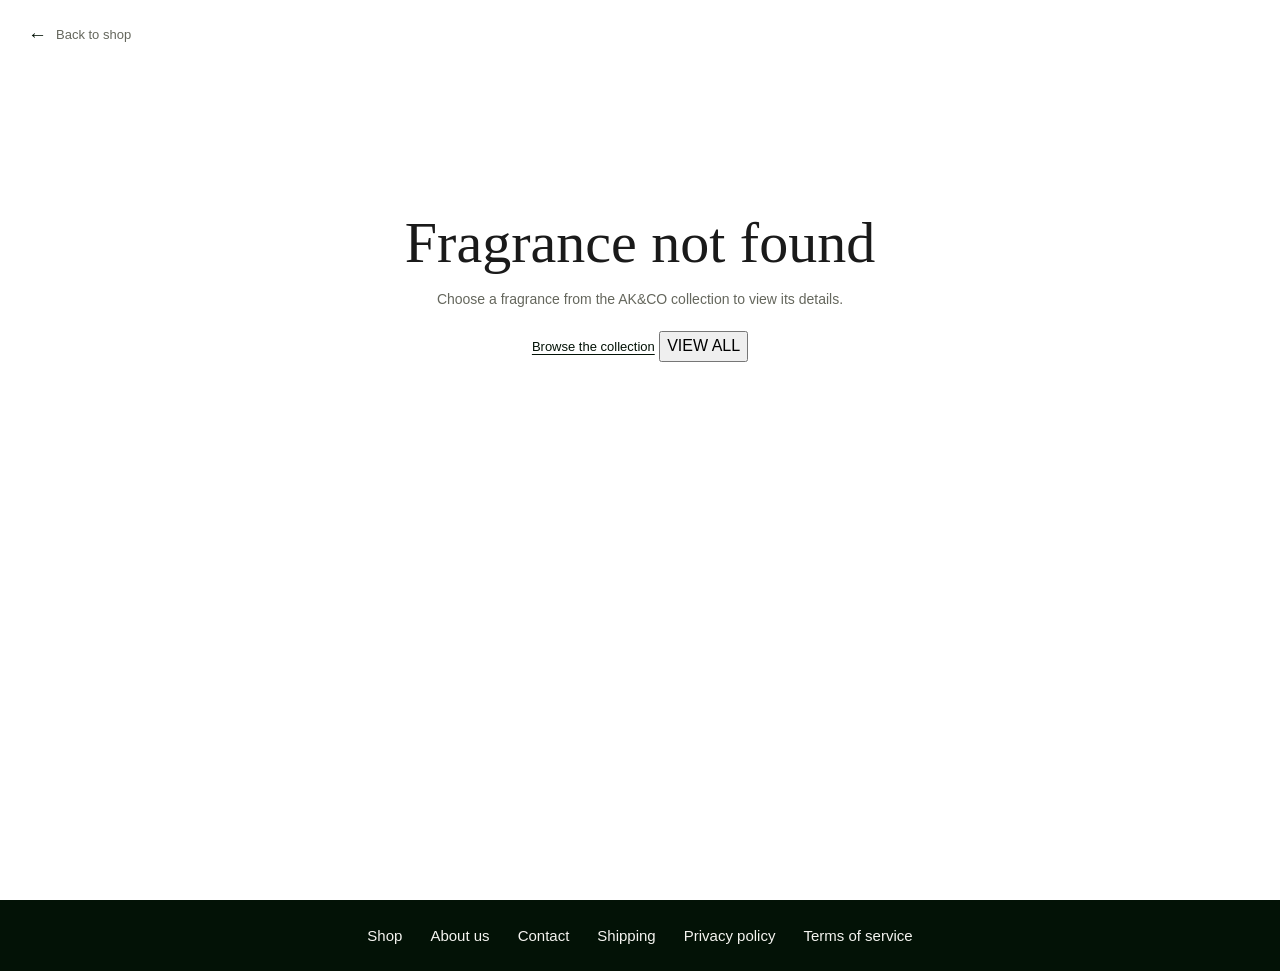
<file: product.html>
<!doctype html>
<html lang="en">
  <head>
    <meta charset="utf-8">
    <meta name="viewport" content="width=device-width, initial-scale=1">
    <meta name="theme-color" content="#031206">
    <meta name="description" content="Explore an AK&CO fragrance and choose your preferred bottle size.">
    <title>Fragrance | AK&amp;CO</title>
    <style>
/* product.css */
:root {
  color-scheme: light;
  --ink: #1a1a1a;
  --muted: #65675d;
  --paper: #fff;
  --surface: #f5f4f0;
  --olive: #031206;
  --line: #c9c9bf;
  --gold: #8b6220;
}

* { box-sizing: border-box; }
body { margin: 0; background: var(--paper); color: var(--ink); font-family: var(--sans); font-size: 1rem; line-height: 1.55; -webkit-font-smoothing: antialiased; }
button, a { font: inherit; }
a { color: inherit; text-decoration: none; }
button:focus-visible, a:focus-visible { outline: 2px solid var(--gold); outline-offset: 3px; }
[hidden] { display: none !important; }

.product-page { width: min(1440px, 100%); min-height: 100vh; margin: 0 auto; padding: 20px 28px 48px; }
.product-page > :not(.product-status, [data-reveal]) { animation: product-page-enter 1s cubic-bezier(.16, 1, .3, 1) both; }
.product-page > :nth-child(2) { animation-delay: .08s; }
.product-page > :nth-child(5) { animation-delay: .24s; }
@keyframes product-page-enter {
  from { opacity: 0; transform: translateY(22px); }
  to { opacity: 1; transform: translateY(0); }
}
.back-link { display: inline-flex; align-items: center; gap: 9px; color: var(--muted); font-size: .8125rem; }
.back-link span { color: var(--olive); font-size: 1.1875rem; transition: transform .2s; }
.back-link:hover span { transform: translateX(-3px); }
.product-layout { min-height: min(760px, calc(100vh - 85px)); display: grid; grid-template-columns: minmax(0, 1.05fr) minmax(390px, .95fr); align-items: start; margin-top: 16px; }
.product-gallery { position: sticky; top: 90px; align-self: start; display: flex; flex-direction: column; background: transparent; }
.gallery-arrow[hidden], .gallery-navigation[hidden] { display: none; }
.product-image-frame { position: relative; width: 100%; height: clamp(480px, calc(100svh - 140px), 680px); overflow: hidden; touch-action: pan-y pinch-zoom; }
.product-image-frame img { width: 100%; height: 100%; position: absolute; inset: 0; display: block; object-fit: contain; background: transparent; }
.product-badge { top: 28px; left: 28px; }
.gallery-arrow { position: absolute; top: 50%; width: 46px; height: 46px; display: grid; place-items: center; padding: 0 0 4px; transform: translateY(-50%); border: 0; border-radius: 50%; background: rgba(255,255,255,.58); color: var(--ink); font-family: Arial, sans-serif; font-size: 39px; line-height: 1; cursor: pointer; opacity: 0; pointer-events: none; transition: background .2s, opacity .25s, transform .2s; }
.product-image-frame:hover .gallery-arrow, .product-image-frame:focus-within .gallery-arrow, .product-image-frame.is-controls-visible .gallery-arrow { opacity: .58; pointer-events: auto; }
.gallery-arrow:hover, .gallery-arrow:focus-visible { background: rgba(255,255,255,.9); opacity: .95; }
.gallery-arrow:hover { transform: translateY(-50%) scale(1.06); }
.gallery-previous { left: 18px; }
.gallery-next { right: 18px; }
.gallery-navigation { min-height: 44px; display: flex; align-items: center; justify-content: center; gap: 9px; }
.gallery-dot { width: 9px; height: 9px; padding: 0; border: 0; border-radius: 50%; background: #b7b7b1; cursor: pointer; transition: background .2s, transform .2s; }
.gallery-dot[aria-pressed="true"] { background: var(--olive); transform: scale(1.15); }
.gallery-dot:focus-visible { outline: 2px solid var(--gold); outline-offset: 3px; }
.product-information { display: flex; flex-direction: column; justify-content: flex-start; padding: 0 clamp(36px, 7vw, 100px); }
.product-eyebrow { margin: 0 0 14px; color: var(--muted); font-size: .875rem; }
.product-information h1, .product-not-found h1 { margin: 0; font-family: var(--serif); font-size: clamp(42px, 5vw, 58px); font-weight: 400; line-height: 1.1; }
.product-rating { display: flex; align-items: center; gap: 8px; margin: 12px 0 0; color: var(--muted); font-size: .8125rem; }
.product-rating-stars { color: var(--gold); font-size: 19px; letter-spacing: .08em; line-height: 1; }
.product-price-row { display: flex; flex-direction: column; align-items: flex-start; justify-content: space-between; gap: 12px; margin-top: 20px; padding-bottom: 20px; border-bottom: 1px solid #e6e5e1; }
.product-price { margin: 0; font-size: 1.25rem; font-weight: 500; }
.product-price-tagline { max-width: 34rem; margin: 0; color: var(--muted); font-family: var(--serif); font-size: 1rem; font-style: italic; line-height: 1.5; }
.product-price-tagline[hidden] { display: none; }
.product-price-row > span { color: var(--muted); font-size: .75rem; }
.size-picker { margin: 25px 0 0; padding: 0; border: 0; }
.size-picker legend { margin-bottom: 12px; font-size: .8125rem; font-weight: 600; }
.size-options { display: flex; flex-wrap: wrap; gap: 10px; }
.size-option { min-width: 82px; min-height: 48px; padding: 0 13px; border: 1px solid #bfc1bd; border-radius: 8px; background: transparent; color: var(--ink); font-size: .875rem; cursor: pointer; transition: border-color .2s, background .2s, color .2s; }
.size-option:hover, .size-option[aria-pressed="true"] { border-color: var(--olive); }
.size-option[aria-pressed="true"] { background: var(--olive); color: #fff; }
.quantity-picker { display: flex; align-items: flex-start; flex-direction: column; gap: 8px; margin-top: 25px; font-size: .8125rem; font-weight: 600; }
.quantity-controls { height: 48px; display: inline-flex; align-items: center; border: 1px solid var(--line); border-radius: 8px; }
.quantity-controls button { width: 48px; height: 100%; border: 0; background: transparent; color: var(--olive); font-size: 20px; cursor: pointer; }
.quantity-controls output { min-width: 36px; text-align: center; font-size: .9375rem; font-weight: 500; }
.product-actions { display: grid; grid-template-columns: repeat(2, minmax(0, 1fr)); gap: 10px; margin-top: 20px; }
.add-to-bag { width: 100%; min-height: 48px; border: 1px solid var(--olive); border-radius: 999px; background: var(--olive); color: #fff; font-size: .75rem; font-weight: 600; letter-spacing: .12em; cursor: pointer; transition: background .2s, color .2s; }
.add-to-bag:hover { background: transparent; color: var(--olive); }
.purchase-benefits {
  display: grid;
  grid-template-columns: repeat(3, minmax(0, 1fr));
  gap: 16px 8px;
  margin: 20px 0 0;
  padding: 16px 0;
  list-style: none;
}
.purchase-benefits li {
  display: grid;
  justify-items: center;
  align-content: start;
  gap: 8px;
  text-align: center;
  font-size: .8125rem;
  line-height: 1.3;
}
.purchase-benefits svg {
  width: 26px;
  height: 26px;
  fill: none;
  stroke: var(--olive);
  stroke-width: 1.5;
  stroke-linecap: round;
  stroke-linejoin: round;
}
.sticky-purchase {
  position: fixed;
  z-index: 10;
  inset: auto 0 0;
  border-top: 1px solid var(--line);
  background: #fff;
  box-shadow: 0 -4px 24px rgb(3 18 6 / 10%);
  padding: 10px clamp(14px, 4vw, 32px) calc(10px + env(safe-area-inset-bottom));
  transform: translateY(100%);
  opacity: 0;
  visibility: hidden;
  transition: transform .28s cubic-bezier(.22, 1, .36, 1), opacity .22s ease, visibility 0s linear .28s;
}
.sticky-purchase.is-visible {
  transform: translateY(0);
  opacity: 1;
  visibility: visible;
  transition-delay: 0s;
}
@media (prefers-reduced-motion: reduce) {
  .sticky-purchase { transition: none; }
}
.sticky-purchase-inner {
  display: grid;
  grid-template-columns: auto minmax(0, 1fr) auto;
  align-items: center;
  gap: 12px;
  max-width: 1200px;
  margin-inline: auto;
}
.sticky-purchase-thumbnail {
  display: block;
  width: 48px;
  height: 48px;
  object-fit: contain;
  border-radius: 6px;
}
@media (max-width: 360px) {
  .sticky-purchase-thumbnail { width: 24px; height: 24px; }
}
.sticky-purchase-name {
  display: block;
  overflow: hidden;
  white-space: nowrap;
  text-overflow: ellipsis;
}
.sticky-purchase-summary { display: block; font-size: .8125rem; }
.sticky-purchase .add-to-bag { padding-inline: clamp(12px, 4vw, 28px); }
body:has(.sticky-purchase.is-visible) { padding-bottom: calc(90px + env(safe-area-inset-bottom)); }
.buy-now { width: 100%; min-height: 48px; border: 1px solid var(--olive); border-radius: 999px; background: transparent; color: var(--olive); font-size: .75rem; font-weight: 600; letter-spacing: .12em; cursor: pointer; transition: background .2s, color .2s; }
.buy-now:hover { background: var(--olive); color: #fff; }
.prototype-note { margin: 9px 0 0; color: var(--muted); font-size: .75rem; text-align: center; }
.product-details-panel { width: 100%; margin-top: 28px; border-bottom: 1px solid #e6e5e1; }
.product-details { border-top: 1px solid #e6e5e1; }
.product-details summary {
  display: flex;
  align-items: center;
  justify-content: space-between;
  gap: 16px;
  min-height: 52px;
  padding: 12px 5px 12px 0;
  list-style: none;
  font-size: 1rem;
  font-weight: 600;
  cursor: pointer;
}
.product-details summary::-webkit-details-marker { display: none; }
.product-details summary:focus-visible { outline: 2px solid var(--gold); outline-offset: 2px; }
.product-details summary::after {
  content: "";
  flex: 0 0 7px;
  height: 7px;
  border: solid currentColor;
  border-width: 0 1.5px 1.5px 0;
  transform: rotate(45deg);
  transition: transform .2s ease;
}
.product-details[open] summary::after { transform: rotate(225deg); }
.product-details p { margin: 0 0 16px; color: var(--muted); font-size: .9375rem; line-height: 1.65; }
.contact-link { align-self: flex-start; margin-top: 17px; color: var(--muted); font-size: .75rem; text-decoration: underline; text-underline-offset: 3px; }
.related-products { margin-top: 50px; padding-top: 28px; border-top: 1px solid #e6e5e1; }
.related-heading { margin-bottom: 20px; }
.related-heading p { margin: 0 0 5px; color: var(--gold); font-size: .75rem; font-weight: 600; letter-spacing: .14em; }
.related-heading h2 { margin: 0; font-family: var(--serif); font-size: clamp(30px, 4vw, 42px); font-weight: 400; line-height: 1.15; }
.related-grid { display: grid; grid-template-columns: repeat(auto-fill, minmax(185px, 1fr)); gap: 18px; }
.recommendation-card { min-width: 0; display: flex; flex-direction: column; gap: 5px; }
.recommendation-card a { display: block; }
.recommendation-image { aspect-ratio: 4 / 4.5; overflow: hidden; border-radius: 9px; background: #f0efec; }
.recommendation-image img { width: 100%; height: 100%; display: block; object-fit: contain; mix-blend-mode: multiply; transition: transform .3s; }
.recommendation-card:hover .recommendation-image img { transform: scale(1.04); }
.recommendation-card h3 { margin: 9px 0 0; font-family: var(--serif); font-size: 1.1875rem; font-weight: 400; line-height: 1.25; }
.recommendation-card p { margin: 0; color: var(--muted); font-size: .75rem; }
.recommendation-price { font-size: .9375rem; }
.recommendation-add { min-height: 42px; margin-top: auto; padding: 6px 10px; border: 1px solid var(--olive); border-radius: 8px; background: transparent; color: var(--olive); font-size: .8125rem; font-weight: 600; cursor: pointer; transition: background .2s, color .2s; }
.recommendation-add:hover { background: var(--olive); color: #fff; }
.frequently-bought { margin-top: 40px; padding-top: 28px; }
.recommendation-heading { margin-bottom: 18px; }
.recommendation-heading p { margin: 0 0 5px; color: var(--gold); font-size: .75rem; font-weight: 600; letter-spacing: .14em; }
.recommendation-heading h2 { margin: 0; font-family: var(--serif); font-size: clamp(28px, 4vw, 40px); font-weight: 400; line-height: 1.15; }
.pairing-track {
  display: grid;
  grid-auto-flow: column;
  grid-auto-columns: calc((100% - 48px) / 4);
  gap: 16px;
  overflow-x: auto;
  padding: 4px 4px 10px;
  scroll-padding-inline: 4px;
  scroll-snap-type: x mandatory;
  scrollbar-width: thin;
  scrollbar-color: var(--line) transparent;
}
.pairing-track > .recommendation-card { scroll-snap-align: start; }
.recommendation-note { margin: 10px 0 0; color: var(--muted); font-size: .75rem; }
.product-not-found { max-width: 560px; margin: 18vh auto; text-align: center; }
.product-not-found p { color: var(--muted); font-size: .875rem; }
.product-not-found a { display: inline-block; margin-top: 12px; color: var(--olive); font-size: .8125rem; text-decoration: underline; text-underline-offset: 3px; }
.product-status { position: fixed; right: 20px; bottom: 20px; max-width: calc(100vw - 40px); margin: 0; padding: 12px 16px; border-radius: 8px; background: var(--olive); color: #fff; font-size: .8125rem; opacity: 0; pointer-events: none; transform: translateY(8px); transition: opacity .2s, transform .2s; }
.product-status.is-visible { opacity: 1; transform: translateY(0); }

@media (max-width: 1050px) {
  .pairing-track { grid-auto-columns: calc((100% - 32px) / 3); }
}

@media (max-width: 760px) {
  .product-page { padding: 13px 18px 34px; }
  .product-layout { min-height: 0; grid-template-columns: 1fr; margin-top: 12px; }
  .product-gallery { position: static; }
  .product-image-frame { height: min(105vw, 500px); }
  .gallery-navigation { min-height: 38px; }
  .gallery-previous { left: 10px; }
  .gallery-next { right: 10px; }
  .product-badge { top: 16px; left: 16px; }
  .product-information { padding: 30px 4px 10px; }
  .product-eyebrow { margin-bottom: 8px; }
  .product-information h1 { font-size: 44px; }
  .product-price-row { margin-top: 14px; }
  .related-products { margin-top: 34px; padding-top: 22px; }
  .related-grid { grid-template-columns: repeat(2, minmax(0, 1fr)); gap: 16px 10px; }
  .frequently-bought { margin-top: 32px; padding-top: 22px; }
  .pairing-track { grid-auto-columns: calc((100% - 12px) / 2); gap: 12px; }
}

@media (prefers-reduced-motion: reduce) {
  *, *::before, *::after { scroll-behavior: auto !important; transition-duration: .01ms !important; animation: none !important; }
}
    </style>
    <style>
/* signup.css */
.signup-dialog {
  box-sizing: border-box;
  width: min(960px, calc(100vw - 40px));
  max-width: none;
  max-height: calc(100dvh - 32px);
  padding: 0;
  border: 0;
  border-radius: 4px;
  overflow: auto;
  background: #fff;
  color: #1b1714;
  box-shadow: 0 24px 80px rgb(0 0 0 / 28%);
}
.signup-dialog[open] { animation: signup-enter .35s cubic-bezier(.22, 1, .36, 1) both; }
.signup-dialog::backdrop { background: rgb(15 13 12 / 72%); }
.signup-layout { display: grid; grid-template-columns: minmax(0, 2fr) minmax(0, 3fr); min-height: 550px; }
.signup-visual { position: relative; overflow: hidden; background: #392316; }
.signup-editorial-image { position: absolute; inset: 0; width: 100%; height: 100%; object-fit: cover; object-position: center; }
.signup-content {
  align-self: center;
  padding: 60px clamp(24px, 4vw, 50px) 42px;
  text-align: center;
}
.signup-close {
  position: absolute; z-index: 2; top: 10px; right: 10px;
  width: 44px; height: 44px; display: grid; place-items: center;
  padding: 0; border: 0; border-radius: 50%; background: #fff; color: #1b1714;
  font: 400 30px/1 Arial, sans-serif; cursor: pointer;
}
.signup-close:hover { background: #f0ece7; }
.signup-dialog :is(button, input, a):focus-visible { outline: 2px solid #8b6220; outline-offset: 3px; }
.signup-eyebrow { margin: 0 0 22px; font-size: 1.15rem; font-weight: 600; letter-spacing: .28em; }
.signup-dialog h2 { margin: 0; font: 400 clamp(32px, 4vw, 52px)/1.08 var(--serif, Georgia, serif); }
.signup-copy { margin: 13px 0 22px; font-size: 1rem; line-height: 1.5; }
.signup-form { display: grid; gap: 10px; }
.signup-form input, .signup-form button { box-sizing: border-box; width: 100%; min-height: 48px; border-radius: 6px; font: inherit; }
.signup-form input { padding: 0 14px; border: 1px solid #a79f96; background: #fff; color: #1b1714; }
.signup-form button { padding: 12px; border: 0; background: #1b1714; color: #fff; font-weight: 600; letter-spacing: .08em; cursor: pointer; transition: background .2s; }
.signup-form button:hover { background: #523726; }
.signup-preview-note, .signup-status { margin: 12px 0 0; color: #625850; font-size: .8125rem; line-height: 1.5; }
.signup-preview-note a { text-decoration: underline; }
.signup-status:empty { display: none; }
.signup-visually-hidden { position: absolute; width: 1px; height: 1px; padding: 0; margin: -1px; overflow: hidden; clip: rect(0, 0, 0, 0); white-space: nowrap; border: 0; }

@keyframes signup-enter {
  from { opacity: 0; transform: translateY(12px); }
  to { opacity: 1; transform: translateY(0); }
}
@media (max-width: 760px) {
  .signup-dialog { width: calc(100vw - 24px); }
  .signup-layout { grid-template-columns: 1fr; min-height: 0; }
  .signup-visual { height: clamp(190px, 56vw, 270px); }
  .signup-editorial-image { object-position: 50% 49%; }
  .signup-content { padding: 24px 20px; }
  .signup-eyebrow { margin-bottom: 12px; }
  .signup-copy { margin: 9px 0 16px; }
}
@media (prefers-reduced-motion: reduce) {
  .signup-dialog[open] { animation: none; }
}
    </style>
    <style>
/* info.css */
:root {
  --serif: Georgia, serif;
  --sans: Arial, sans-serif;
}

[data-smoke-title] {
  --title-smoke-shade: rgb(3 12 9 / 60%);
  position: relative;
  isolation: isolate;
  overflow: hidden;
}

.title-smoke {
  position: absolute;
  z-index: -1;
  inset: 0;
  opacity: 0;
  transition: opacity .18s ease;
}

.has-title-smoke .title-smoke { opacity: 1; }

.title-smoke video {
  display: block;
  width: 100%;
  height: 100%;
  object-fit: cover;
}

.title-smoke::after {
  position: absolute;
  inset: 0;
  background: var(--title-smoke-shade);
  content: "";
}

@media (prefers-reduced-motion: reduce) {
  .title-smoke { display: none; }
}

.info-page {
  min-height: 100vh;
  display: flex;
  flex-direction: column;
}

.info-page main {
  flex: 1;
}

@media (prefers-reduced-motion: no-preference) {
  .reveal-pending:not(:focus-within) {
    opacity: 0;
    transform: translateY(16px);
  }

  .reveal-entered:not([data-reveal-stagger], :focus-within) {
    animation: section-rise .65s cubic-bezier(.22, 1, .36, 1) backwards;
  }

  .reveal-entered[data-reveal-stagger] > .reveal-step {
    animation: section-rise .52s cubic-bezier(.22, 1, .36, 1) backwards;
    animation-delay: calc(75ms + var(--reveal-step) * 55ms);
  }
}

@keyframes section-rise {
  from { opacity: 0; transform: translateY(16px); }
  to { opacity: 1; transform: translateY(0); }
}

.hero {
  min-height: clamp(300px, 42vw, 420px);
  position: relative;
  display: grid;
  place-items: center;
  overflow: hidden;
  color: white;
  background:
    linear-gradient(var(--title-smoke-shade), var(--title-smoke-shade)),
    #031206 url("images/title-smoke.webp") center / cover no-repeat;
}
.hero-content { width: 100%; text-align: center; padding: 52px 24px; }
.hero-title { margin: 0; font-family: var(--serif); font-size: clamp(42px, 6vw, 72px); font-weight: 400; line-height: 1.08; letter-spacing: .04em; text-transform: uppercase; }
.hero-title-word { display: inline-block; white-space: nowrap; margin-inline: .1em; }
.hero-title-letter { display: inline-block; overflow: hidden; vertical-align: bottom; }
.hero-title-letter > span { display: inline-block; }
.hero-title.is-ready .hero-title-letter > span { transform: translateY(110%); }
.hero-title.is-visible .hero-title-letter > span { animation: hero-title-rise 1.2s cubic-bezier(.22, 1, .36, 1) both; animation-delay: calc(var(--char-index, 0) * 60ms); }
@keyframes hero-title-rise {
  from { transform: translateY(110%); }
  to { transform: translateY(0); }
}
.hero-copy { max-width: 34rem; margin: 18px auto 0; color: rgba(255,255,255,.94); font-size: 1.0625rem; line-height: 1.75; }

@media (max-width: 650px) {
  .hero-content { padding-inline: 15px; }
  .hero-title { font-size: clamp(42px, 10vw, 58px); letter-spacing: .03em; }
  .hero-copy { font-size: 1rem; }
}

@media (prefers-reduced-motion: reduce) {
  .hero-title.is-ready .hero-title-letter > span,
  .hero-title.is-visible .hero-title-letter > span { animation: none; transform: none; }
}

.info-content {
  width: min(42rem, calc(100% - 48px));
  margin-inline: auto;
  padding-block: clamp(32px, 6vw, 72px);
}

.info-content section + section {
  margin-top: 28px;
  padding-top: 28px;
  border-top: 1px solid var(--line);
}

.info-content h2 {
  margin: 0 0 10px;
  font: 400 clamp(24px, 4vw, 34px)/1.2 var(--serif);
}

.info-content p {
  margin: 0 0 12px;
  line-height: 1.8;
}

.info-content a:not(.button) {
  text-decoration: underline;
  text-underline-offset: .2em;
}

.info-content > .button {
  margin-top: 12px;
}

.not-found-card {
  padding: clamp(24px, 5vw, 44px);
  border: 1px solid var(--line);
  border-radius: 16px;
  background: var(--white);
  text-align: center;
}

.not-found-card p {
  max-width: 28rem;
  margin: 0 auto 22px;
  color: var(--muted);
}

.not-found-actions {
  display: grid;
  grid-template-columns: repeat(2, minmax(0, 1fr));
  gap: 12px;
  max-width: 26rem;
  margin-inline: auto;
}

.not-found-actions .button {
  min-height: 48px;
  padding-inline: 12px;
  border-radius: 8px;
  font-size: .9375rem;
  letter-spacing: normal;
}

@media (max-width: 560px) {
  .not-found-actions { grid-template-columns: 1fr; }
}

.product-badge {
  position: absolute;
  padding: 6px 8px;
  border-radius: 999px;
  font-size: .625rem;
  font-weight: 600;
  letter-spacing: .08em;
  text-transform: uppercase;
}

.product-badge,
.favorite-button {
  border: 1px solid rgb(255 255 255 / 30%);
  background: linear-gradient(145deg, rgb(255 255 255 / 12%), rgb(6 12 17 / 24%));
  background-clip: padding-box;
  color: #f5f4f0;
  -webkit-backdrop-filter: blur(5px);
  backdrop-filter: blur(5px);
}
@supports (mask-composite: exclude) {
  .product-badge, .favorite-button { border-color: transparent; }
  .product-badge::before, .favorite-button::before {
    content: "";
    position: absolute;
    inset: -1px;
    padding: 1px;
    border-radius: inherit;
    background: linear-gradient(145deg, rgb(255 255 255 / 64%), rgb(255 255 255 / 18%) 58%, rgb(255 255 255 / 34%));
    mask: linear-gradient(#fff 0 0) content-box, linear-gradient(#fff 0 0);
    mask-composite: exclude;
    pointer-events: none;
  }
}
.product-badge { text-shadow: 0 1px 3px rgb(3 18 6 / 80%); }

@media (max-width: 620px) {
  .product-badge { padding: 5px 6px; }
}

.store-footer {
  padding: 24px;
  background: #031206;
  color: #f5f4f0;
}

.store-footer nav {
  display: flex;
  flex-wrap: wrap;
  justify-content: center;
  gap: 14px 28px;
}

.store-footer a {
  color: inherit;
  font-size: .9375rem;
  text-decoration: none;
}

.store-footer a:hover,
.store-footer a[aria-current="page"] {
  text-decoration: underline;
  text-underline-offset: .2em;
}
    </style>
    <style>
/* cart.css */
body:has(.cart-drawer[open]) {
  overflow: hidden;
}

.cart-drawer {
  position: fixed;
  inset: 0 0 0 auto;
  width: min(100%, 480px);
  height: 100%;
  max-width: none;
  max-height: none;
  margin: 0;
  padding: 0;
  border: 0;
  background: #fbfaf7;
  color: #031206;
  box-shadow: -12px 0 48px rgb(3 18 6 / 16%);
}

.cart-drawer[open] {
  display: grid;
  grid-template-rows: auto minmax(0, 1fr) auto;
  animation: cart-slide-in .32s cubic-bezier(.22, 1, .36, 1) both;
}

.cart-drawer::backdrop {
  background: rgb(3 18 6 / 55%);
  animation: cart-backdrop-in .25s ease-out;
}

@keyframes cart-slide-in {
  from { transform: translateX(100%); }
  to { transform: translateX(0); }
}

@keyframes cart-backdrop-in {
  from { opacity: 0; }
  to { opacity: 1; }
}

.cart-header,
.cart-summary {
  padding: 20px clamp(16px, 5vw, 30px);
  background: #f1efe9;
}

.cart-header {
  display: flex;
  align-items: flex-start;
  justify-content: space-between;
  gap: 12px;
  border-bottom: 1px solid #dedbd2;
}

.cart-brand {
  margin: 0;
  color: #79581f;
  font-size: .75rem;
  font-weight: 600;
  letter-spacing: .18em;
}

.cart-header h2 {
  margin: 6px 0 4px;
  font: 400 clamp(26px, 7vw, 36px)/1.15 var(--serif);
}

.cart-count {
  margin: 0;
  color: #55584d;
  font-size: .875rem;
}

.cart-drawer button {
  color: inherit;
  font: inherit;
  cursor: pointer;
}

.cart-close {
  display: grid;
  place-items: center;
  flex: 0 0 auto;
  width: 44px;
  height: 44px;
  padding: 0;
  border: 1px solid #d2cec3;
  border-radius: 50%;
  background: #fbfaf7;
}

.cart-close:hover { background: #e8e5dc; }

.cart-body {
  overflow-y: auto;
  overscroll-behavior: contain;
  padding: 0 clamp(16px, 5vw, 30px);
}

.cart-items {
  margin: 0;
  padding: 0;
  list-style: none;
}

.cart-item {
  display: grid;
  grid-template-columns: clamp(60px, 18vw, 80px) minmax(0, 1fr);
  gap: 14px;
  align-items: start;
  padding-block: 20px;
  border-bottom: 1px solid #dedbd2;
}

.cart-item:last-child { border-bottom: 0; }

.cart-item img {
  width: 100%;
  height: auto;
  aspect-ratio: 68 / 84;
  object-fit: contain;
  border-radius: 8px;
  background: #eeebe4;
}

.cart-item-heading {
  display: flex;
  flex-wrap: wrap;
  align-items: baseline;
  justify-content: space-between;
  gap: 2px 10px;
}

.cart-item h3 {
  margin: 0;
  font: 400 1.125rem/1.3 var(--serif);
  overflow-wrap: anywhere;
}

.cart-variant {
  margin: 4px 0 8px;
  color: #55584d;
  font-size: .875rem;
}

.cart-item-controls {
  display: flex;
  flex-wrap: wrap;
  align-items: center;
  gap: 4px 10px;
}

.cart-stepper {
  display: inline-flex;
  align-items: center;
  border: 1px solid #d2cec3;
  border-radius: 8px;
  background: #fff;
}

.cart-stepper button {
  width: 36px;
  min-height: 38px;
  padding: 0;
  border: 0;
  border-radius: 7px;
  background: transparent;
}

.cart-stepper button:hover:not(:disabled) { background: #f1efe9; }

.cart-stepper button:disabled {
  opacity: .5;
  cursor: default;
}

.cart-stepper span {
  min-width: 26px;
  text-align: center;
  font-size: .875rem;
  font-variant-numeric: tabular-nums;
}

.cart-item-controls button[data-cart-action="remove"] {
  min-height: 40px;
  padding: 0 2px;
  border: 0;
  background: transparent;
  color: #55584d;
  font-size: .875rem;
  text-decoration: underline;
  text-underline-offset: 3px;
}

.cart-line-price { font-size: .9375rem; font-variant-numeric: tabular-nums; }

.cart-empty {
  padding: 44px 0;
  text-align: center;
}

.cart-empty h3 { margin: 0; font: 400 1.5rem/1.2 var(--serif); }
.cart-empty p { margin: 8px 0 16px; color: #55584d; }

.cart-empty a {
  color: inherit;
  text-decoration: underline;
  text-underline-offset: 3px;
}

.cart-summary {
  border-top: 1px solid #dedbd2;
  padding-bottom: max(16px, env(safe-area-inset-bottom));
}

.cart-subtotal {
  display: flex;
  justify-content: space-between;
  margin: 0 0 12px;
}

.cart-subtotal output { font-weight: 700; font-variant-numeric: tabular-nums; }

.cart-drawer .cart-checkout {
  width: 100%;
  min-height: 48px;
  border: 0;
  border-radius: 8px;
  background: #031206;
  color: white;
  font-weight: 600;
}

.cart-drawer .cart-checkout:hover { background: #24392b; }

.cart-note {
  margin: 8px 0 0;
  color: #55584d;
  text-align: center;
  font-size: .8125rem;
}

.cart-drawer .cart-continue {
  display: block;
  min-height: 40px;
  margin: 2px auto 0;
  padding: 0 12px;
  border: 0;
  background: transparent;
  font-size: .875rem;
  text-decoration: underline;
  text-underline-offset: 3px;
}

@media (prefers-reduced-motion: reduce) {
  .cart-drawer[open], .cart-drawer::backdrop { animation: none; }
}
    </style>
  </head>
  <body>
    <main class="product-page">
      <a class="back-link" href="shop.html"><span aria-hidden="true">←</span> Back to shop</a>

      <div class="product-layout" id="product-detail">
        <div class="product-gallery">
          <div class="product-image-frame">
            <img id="product-image" alt="" fetchpriority="high" draggable="false">
            <span class="product-badge" id="product-badge" hidden></span>
            <button type="button" class="gallery-arrow gallery-previous" id="gallery-previous" aria-label="Show previous product image">‹</button>
            <button type="button" class="gallery-arrow gallery-next" id="gallery-next" aria-label="Show next product image">›</button>
          </div>
          <div class="gallery-navigation" id="gallery-navigation" role="group" aria-label="Product image navigation"></div>
        </div>

        <section class="product-information" aria-labelledby="product-name">
          <p class="product-eyebrow" id="product-category"></p>
          <h1 id="product-name"></h1>
          <p class="product-rating" aria-label="Rated 4.8 out of 5 by 69 customers">
            <span class="product-rating-stars" aria-hidden="true">★★★★★</span>
            <span>4.8 rating by 69 customers</span>
          </p>

          <div class="product-price-row">
            <p class="product-price" id="product-price" aria-live="polite"></p>
            <p class="product-price-tagline" id="product-price-tagline" hidden></p>
          </div>

          <fieldset class="size-picker">
            <legend>AVAILABLE SIZES</legend>
            <div class="size-options" id="size-options"></div>
          </fieldset>

          <div class="quantity-picker">
            <span id="quantity-label">QUANTITY</span>
            <div class="quantity-controls" role="group" aria-labelledby="quantity-label">
              <button type="button" id="decrease-quantity" aria-label="Decrease quantity">−</button>
              <output id="quantity-value" aria-live="polite">1</output>
              <button type="button" id="increase-quantity" aria-label="Increase quantity">+</button>
            </div>
          </div>

          <div class="product-actions" role="group" aria-label="Purchase options">
            <button type="button" class="add-to-bag" id="add-to-bag">ADD TO CART</button>
            <button type="button" class="buy-now" id="buy-now">BUY NOW</button>
          </div>

          <ul class="purchase-benefits" role="list" aria-label="Shopping benefits">
            <li>
              <svg viewBox="0 0 24 24" aria-hidden="true">
                <path d="M5 6h10v11H9m-4 0H4v-3m11-5h4l3 4v4h-2M15 17h1M2 9h6m-7 3h5"/>
                <circle cx="7" cy="17" r="2"/>
                <circle cx="18" cy="17" r="2"/>
              </svg>
              <span>Fast Shipping</span>
            </li>
            <li>
              <svg viewBox="0 0 24 24" aria-hidden="true">
                <rect x="5" y="10" width="14" height="11" rx="2"/>
                <path d="M8 10V7a4 4 0 0 1 8 0v3m-4 5v2"/>
              </svg>
              <span>Secure Payments</span>
            </li>
            <li>
              <svg viewBox="0 0 24 24" aria-hidden="true">
                <path d="M4 13v-2a8 8 0 0 1 16 0v2m0 4v1a3 3 0 0 1-3 3h-4"/>
                <rect x="3" y="12" width="4" height="6" rx="1.5"/>
                <rect x="17" y="12" width="4" height="6" rx="1.5"/>
              </svg>
              <span>Customer Support</span>
            </li>
          </ul>

          <div class="product-details-panel">
            <details class="product-details">
              <summary>Product details</summary>
              <div id="product-detail-copy"></div>
            </details>
            <details class="product-details">
              <summary>Shipping information</summary>
              <p>See our <a href="shipping.html"><u>shipping information</u></a> for delivery enquiries and tracking help.</p>
            </details>
            <details class="product-details">
              <summary>Returns &amp; exchanges</summary>
              <p>Returns and exchange details are a placeholder for this preview. Our full policy will be available soon.</p>
            </details>
          </div>
        </section>
      </div>

      <section class="frequently-bought" id="frequently-bought" hidden aria-labelledby="frequently-bought-title" data-reveal>
        <div class="recommendation-heading">
          <p>PAIR YOUR SCENT</p>
          <h2 id="frequently-bought-title">Frequently bought together</h2>
        </div>
        <div class="pairing-track" id="pairing-track"></div>
      </section>

      <section class="related-products" id="related-products" hidden aria-labelledby="related-title" data-reveal>
        <div class="related-heading">
          <p>MORE TO DISCOVER</p>
          <h2 id="related-title">You may also like</h2>
        </div>
        <div class="related-grid" id="related-grid"></div>
      </section>

      <section class="product-not-found" id="product-not-found" hidden aria-labelledby="not-found-title">
        <h1 id="not-found-title">Fragrance not found</h1>
        <p>Choose a fragrance from the AK&amp;CO collection to view its details.</p>
        <a href="shop.html">Browse the collection</a>
        <button type="button">VIEW ALL</button>
      </section>

      <p class="product-status" id="product-status" role="status" aria-live="polite"></p>
    </main>
    <div class="sticky-purchase" id="sticky-purchase" role="region" aria-label="Quick add to cart" inert>
      <div class="sticky-purchase-inner">
        <img class="sticky-purchase-thumbnail" id="sticky-purchase-thumbnail" width="48" height="48" alt="">
        <div>
          <strong class="sticky-purchase-name" id="sticky-purchase-name"></strong>
          <span class="sticky-purchase-summary" id="sticky-purchase-summary"></span>
        </div>
        <button type="button" class="add-to-bag" id="sticky-add-to-bag">ADD TO CART</button>
      </div>
    </div>
    <footer class="store-footer">
      <nav aria-label="Store information">
        <a href="shop.html">Shop</a>
        <a href="about.html">About us</a>
        <a href="contact.html">Contact</a>
        <a href="shipping.html">Shipping</a>
        <a href="privacy.html">Privacy policy</a>
        <a href="terms.html">Terms of service</a>
      </nav>
    </footer>
    <dialog class="signup-dialog" id="signup-dialog" aria-labelledby="signup-title">
      <button type="button" class="signup-close" aria-label="Close offer" autofocus>×</button>
      <div class="signup-layout">
        <div class="signup-visual">
          <img class="signup-editorial-image" src="images/signup-akco-stay-awhile.png" width="1031" height="1525" alt="AK&amp;CO Stay Awhile fragrance in warm golden light" loading="lazy">
        </div>
        <div class="signup-content">
          <p class="signup-eyebrow">AK&amp;CO</p>
          <h2 id="signup-title">Unlock 10% off</h2>
          <p class="signup-copy">Sign up for our emails and get 10% off your first order.</p>
          <form class="signup-form">
            <label class="signup-visually-hidden" for="signup-email">Email address</label>
            <input id="signup-email" name="email" type="email" autocomplete="email" placeholder="Email address" required>
            <button type="submit">Claim my offer</button>
          </form>
          <p class="signup-preview-note">Offer preview only. <a href="privacy.html">Privacy Policy</a></p>
          <p class="signup-status" role="status"></p>
        </div>
      </div>
    </dialog>
    <script>
// reveal.js
(() => {
  if (!("IntersectionObserver" in window) ||
      window.matchMedia("(prefers-reduced-motion: reduce)").matches) return;

  const observer = new IntersectionObserver((entries) => {
    for (const entry of entries) {
      if (!entry.isIntersecting || entry.intersectionRect.height === 0) continue;
      const section = entry.target;
      if (section.classList.replace("reveal-pending", "reveal-entered") &&
          section.hasAttribute("data-reveal-stagger")) {
        [...section.children].forEach((item, index) => {
          item.classList.add("reveal-step");
          item.style.setProperty("--reveal-step", String(Math.min(index, 5)));
        });
      }
      observer.unobserve(entry.target);
    }
  });

  for (const section of document.querySelectorAll("[data-reveal]")) {
    // Keep ordinary content in the initial viewport immediately readable.
    if (!section.hasAttribute("data-reveal-stagger") && !section.hidden &&
        section.getBoundingClientRect().top < window.innerHeight) continue;

    section.classList.add("reveal-pending");
    observer.observe(section);
    section.addEventListener("focusin", () => {
      section.classList.remove("reveal-pending", "reveal-entered");
      observer.unobserve(section);
    }, { once: true });
  }
})();
    </script>
    <script>
// product-data.js
window.AKCO = window.AKCO || {};
window.AKCO.imageBase = "images/";
window.AKCO.products = [
  { id: "amber-coffee", name: "Amber Coffee", type: "Perfume", size: "10ml", category: "perfumes", price: 249, image: "amber-coffee.png", description: "Indulge in the irresistible richness of coffee! Experience a luxurious blend of aromatic spices, delicious praline and rich coffee, beautifully wrapped in creamy vanilla and warm tonka beans. A captivating fragrance that leaves a sweet, elegant and unforgettable impression.", tagline: "Warmth. Sweetness. Pure Indulgence.", priceTagline: "Where Arabian Coffee Meets Pure Elegance", priceTaglineDescription: "It's elegant, memorable and communicates the fragrance character beautifully." },
  { id: "vampire-blood", name: "Vampire Blood", type: "Perfume", size: "10ml", category: "perfumes", price: 249, image: "vampire-blood.png", inspiredBy: "Bath & Body Works", notes: "Red Berries, Plum and Jasmine", headline: "UNLEASH YOUR DARK SIDE", description: "Indulge in an irresistible blend of juicy red berries, enchanting night-blooming jasmine and rich dark plum. A deliciously sweet and mysterious fragrance that creates a captivating impression wherever you go.", character: "JUICY • SWEET • FLORAL • MYSTERIOUS", tagline: "A fragrance that's impossible to forget.", bestSuitedFor: ["Everyday wear", "Casual outings", "Evening occasions", "Parties and celebrations", "Customers who love sweet fruity fragrances"], priceTagline: "Juicy berries with a darker side." },
  // { id: "oud-al-ameer", name: "Oud Al Ameer", type: "Eau de Parfum", size: "100ml", category: "perfumes", price: 4250, image: "oud-al-ameer-gold.jpg", badge: "Signature" },
  { id: "royal-amber", name: "Royal Amber", type: "Eau de Parfum", size: "10ml", category: "perfumes", price: 249, image: "royal-amber-featured.png", badge: "Bestseller", priceTagline: "A golden glow that lingers." },
  { id: "musk-bloom", name: "Musk Bloom", type: "Eau de Parfum", size: "10ml", category: "perfumes", price: 249, image: "signup-musk-bloom.png", priceTagline: "Soft musk in full bloom." },
  { id: "sandalwood", name: "Sandalwood", type: "Attar", size: "3ml", category: "attars", price: 149, image: "p1.webp", priceTagline: "The quiet warmth of sandalwood." },
  { id: "black-oud", name: "Black Oud", type: "Eau de Parfum", size: "10ml", category: "perfumes", price: 249, image: "p3.webp", badge: "For the evening", priceTagline: "Deep oud for after dark." },
  { id: "amber-essence", name: "Amber Essence", type: "Attar", size: "3ml", category: "attars", price: 149, image: "p9.webp", priceTagline: "The glow of amber, worn close." },
  { id: "ocean-breeze", name: "Ocean Breeze", type: "Eau de Parfum", size: "10ml", category: "perfumes", price: 249, image: "p6.webp", priceTagline: "A breath of cool coastal air." },
  { id: "forest-soul", name: "Forest Soul", type: "Eau de Parfum", size: "10ml", category: "perfumes", price: 249, image: "p7.webp", priceTagline: "A moment beneath the trees." },
  { id: "floral-dream", name: "Floral Dream", type: "Eau de Parfum", size: "10ml", category: "perfumes", price: 249, image: "p8.webp", priceTagline: "A daydream in full bloom." },
  { id: "vanilla-noir", name: "Vanilla Noir", type: "Eau de Parfum", size: "10ml", category: "perfumes", price: 249, image: "p2.webp", priceTagline: "The softer side of midnight." }
];
    </script>
    <script>
// cart.js
(() => {
  const { products, imageBase } = window.AKCO;
  const storageKey = "akco-cart";
  const currency = new Intl.NumberFormat("en-IN", {
    style: "currency",
    currency: "INR",
    maximumFractionDigits: 0,
  });
  const cart = document.createElement("dialog");
  cart.className = "cart-drawer";
  cart.setAttribute("aria-labelledby", "cart-title");
  cart.innerHTML = `
    <header class="cart-header">
      <div>
        <p class="cart-brand">AK&amp;CO</p>
        <h2 id="cart-title">Your shopping bag</h2>
        <p class="cart-count" aria-live="polite"></p>
      </div>
      <button type="button" class="cart-close" aria-label="Close shopping bag" autofocus>
        <svg viewBox="0 0 24 24" width="20" height="20" aria-hidden="true" focusable="false">
          <path d="m6 6 12 12M18 6 6 18" fill="none" stroke="currentColor" stroke-width="1.5" stroke-linecap="round"/>
        </svg>
      </button>
    </header>
    <div class="cart-body">
      <ul class="cart-items" aria-label="Items in your bag"></ul>
      <div class="cart-empty">
        <h3>Your bag is empty</h3>
        <p>Find a fragrance to add to your bag.</p>
        <a href="shop.html#collection">Browse fragrances</a>
      </div>
    </div>
    <footer class="cart-summary" hidden>
      <p class="cart-subtotal"><strong>Subtotal</strong><output aria-live="polite"></output></p>
      <button type="button" class="cart-checkout">Preview checkout</button>
      <p class="cart-note" role="status">Preview only. No payment is collected.</p>
      <button type="button" class="cart-continue">Continue shopping</button>
    </footer>
  `;
  document.body.append(cart);

  const list = cart.querySelector(".cart-items");
  const body = cart.querySelector(".cart-body");
  const count = cart.querySelector(".cart-count");
  const empty = cart.querySelector(".cart-empty");
  const browse = empty.querySelector("a");
  const summary = cart.querySelector(".cart-summary");
  const subtotal = summary.querySelector("output");
  const note = summary.querySelector(".cart-note");
  const close = cart.querySelector(".cart-close");
  let items = [];

  function readCart() {
    try {
      const stored = JSON.parse(localStorage.getItem(storageKey));
      return Array.isArray(stored) ? stored.filter((item) =>
        item && products.some(({ id }) => id === item.id) &&
        Number.isSafeInteger(item.size) && item.size > 0 &&
        Number.isFinite(item.price) && item.price >= 0 &&
        Number.isSafeInteger(item.quantity) && item.quantity > 0
      ) : [];
    } catch {
      return items;
    }
  }

  function renderItem(item) {
    const product = products.find(({ id }) => id === item.id);
    const row = document.createElement("li");
    row.className = "cart-item";
    row.innerHTML = `
      <img alt="" width="68" height="84">
      <div class="cart-item-info">
        <div class="cart-item-heading">
          <h3></h3>
          <strong class="cart-line-price"></strong>
        </div>
        <p class="cart-variant"></p>
        <div class="cart-item-controls">
          <div class="cart-stepper" role="group">
            <button type="button" data-cart-action="decrease">−</button>
            <span></span>
            <button type="button" data-cart-action="increase">+</button>
          </div>
          <button type="button" data-cart-action="remove">Remove</button>
        </div>
      </div>
    `;
    const image = row.querySelector("img");
    image.src = `${imageBase}${encodeURIComponent(product.image)}`;
    image.addEventListener("error", () => image.removeAttribute("src"), { once: true });
    row.querySelector("h3").textContent = product.name;
    row.querySelector(".cart-variant").textContent = `${item.size} ml · ${currency.format(item.price)} each`;
    row.querySelector(".cart-line-price").textContent = currency.format(item.price * item.quantity);
    const controls = row.querySelector(".cart-item-controls");
    controls.querySelector(".cart-stepper").setAttribute("aria-label", `Quantity of ${product.name}, ${item.size} ml`);
    controls.querySelector("span").textContent = String(item.quantity);
    controls.querySelector('[data-cart-action="decrease"]').disabled = item.quantity === 1;
    for (const button of controls.querySelectorAll("button")) {
      const action = button.dataset.cartAction;
      const label = { decrease: "Decrease quantity of", increase: "Increase quantity of", remove: "Remove" };
      button.setAttribute("aria-label", `${label[action]} ${product.name}, ${item.size} ml`);
      button.addEventListener("click", () => updateItem(item, action));
    }
    return row;
  }

  function render() {
    const quantity = items.reduce((total, item) => total + item.quantity, 0);
    const countLabel = `${quantity} ${quantity === 1 ? "item" : "items"}`;
    if (count.textContent !== countLabel) count.textContent = countLabel;
    empty.hidden = items.length > 0;
    summary.hidden = items.length === 0;
    const scrollTop = body.scrollTop;
    list.replaceChildren(...items.map(renderItem));
    body.scrollTop = scrollTop;
    subtotal.value = currency.format(items.reduce((total, item) => total + item.price * item.quantity, 0));
  }

  function save() {
    try {
      localStorage.setItem(storageKey, JSON.stringify(items));
    } catch {
      // Keep the bag available on this page if storage is unavailable.
    }
    note.textContent = "Preview only. No payment is collected.";
    render();
  }

  function findItem({ id, size }) {
    return items.findIndex((item) => item.id === id && item.size === size);
  }

  function updateItem(item, action) {
    items = readCart();
    const index = findItem(item);
    if (index < 0) {
      render();
      close.focus();
      return;
    }
    if (action === "remove") items.splice(index, 1);
    else items[index].quantity = Math.max(1, items[index].quantity + (action === "increase" ? 1 : -1));
    save();
    const row = list.children[Math.min(index, items.length - 1)];
    const next = action === "remove" ? null : row?.querySelector(`[data-cart-action="${action}"]:enabled`);
    (next ?? row?.querySelector('[data-cart-action="increase"]') ?? browse).focus();
  }

  function openCart() {
    if (!cart.open) cart.showModal();
  }

  window.AKCO.cart = {
    add(entries) {
      items = readCart();
      for (const entry of entries) {
        const index = findItem(entry);
        if (index < 0) items.push(entry);
        else items[index].quantity += entry.quantity;
      }
      save();
      openCart();
    },
  };

  close.addEventListener("click", () => cart.close());
  browse.addEventListener("click", () => cart.close());
  cart.querySelector(".cart-continue").addEventListener("click", () => cart.close());
  cart.addEventListener("click", (event) => {
    if (event.target === cart) cart.close();
  });
  cart.querySelector(".cart-checkout").addEventListener("click", () => {
    note.textContent = "Checkout is a preview. No order has been placed.";
  });
  window.addEventListener("storage", (event) => {
    if (event.key === storageKey || event.key === null) {
      items = readCart();
      render();
      if (cart.open && document.activeElement === document.body) close.focus();
    }
  });
  items = readCart();
  render();
})();
    </script>
    <script>
// product.js
const productDetail = document.querySelector("#product-detail");
const productNotFound = document.querySelector("#product-not-found");
const productId = new URLSearchParams(location.search).get("id");
const product = window.AKCO.products.find((item) => item.id === productId);
const formatter = new Intl.NumberFormat("en-IN", {
  style: "currency",
  currency: "INR",
  maximumFractionDigits: 0,
});

if (!product) {
  productDetail.hidden = true;
  productNotFound.hidden = false;
} else {
  const productImage = document.querySelector("#product-image");
  const imageFrame = document.querySelector(".product-image-frame");
  const galleryProducts = [product];
  const priceBySize = product.category === "attars" ? { 3: 149, 6: 299, 12: 599 } : { 10: 249, 30: 599, 50: 999, 100: 1499 };
  const sizeOptions = Object.keys(priceBySize).map(Number);
  const baseSize = Number.parseInt(product.size, 10);
  const sizeOptionsContainer = document.querySelector("#size-options");
  const galleryNavigation = document.querySelector("#gallery-navigation");
  const badge = document.querySelector("#product-badge");
  const priceOutput = document.querySelector("#product-price");
  const priceTagline = document.querySelector("#product-price-tagline");
  if (product.priceTagline) {
    if (product.priceTaglineDescription) {
      const emphasis = document.createElement("strong");
      emphasis.textContent = '"' + product.priceTagline + '"';
      priceTagline.append(emphasis, document.createElement("br"), document.createTextNode(product.priceTaglineDescription));
    } else {
      priceTagline.textContent = product.priceTagline;
    }
    priceTagline.hidden = false;
  }
  const quantityOutput = document.querySelector("#quantity-value");
  const status = document.querySelector("#product-status");
  const addButton = document.querySelector("#add-to-bag");
  const stickyPurchase = document.querySelector("#sticky-purchase");
  const stickyAddButton = document.querySelector("#sticky-add-to-bag");
  const stickySummary = document.querySelector("#sticky-purchase-summary");
  const buyNowButton = document.querySelector("#buy-now");
  const pairingSection = document.querySelector("#frequently-bought");
  const pairingTrack = document.querySelector("#pairing-track");
  const relatedSection = document.querySelector("#related-products");
  const relatedGrid = document.querySelector("#related-grid");
  let selectedSize = sizeOptions[0];
  let quantity = 1;
  let statusTimeout;
  let controlsTimeout;
  let galleryPointerStart = null;
  let activeImageIndex = galleryProducts.findIndex(
    (item) => item.id === product.id,
  );

  document.title = `${product.name} | AK&CO`;
  document.querySelector("#product-name").textContent = product.name;
  document.querySelector("#sticky-purchase-name").textContent = product.name;
  document.querySelector("#sticky-purchase-thumbnail").src =
    `${window.AKCO.imageBase}${encodeURIComponent(product.image)}`;
  document.querySelector("#product-category").textContent =
    product.category === "attars" ? "ATTAR" : product.type.toUpperCase();

  const detailCopy = document.querySelector("#product-detail-copy");
  if (product.description) {
    const lines = [product.inspiredBy && "Inspired by " + product.inspiredBy, product.notes && "Fragrance notes: " + product.notes,
      product.headline, product.description, product.character, product.tagline,
      product.bestSuitedFor && "Best suited for: " + product.bestSuitedFor.join(" · ")];
    lines.filter(Boolean).forEach((line) => {
      const paragraph = document.createElement("p");
      paragraph.textContent = line;
      detailCopy.append(paragraph);
    });
  } else {
    detailCopy.textContent = product.name + " is part of the AK&CO collection. Choose a size to see its preview price.";
  }

  function recommendationCard(item) {
    const card = document.createElement("article");
    card.className = "recommendation-card";
    const link = document.createElement("a");
    link.href = `product.html?id=${encodeURIComponent(item.id)}`;
    const frame = document.createElement("div");
    frame.className = "recommendation-image";
    const image = document.createElement("img");
    image.src = `${window.AKCO.imageBase}${encodeURIComponent(item.image)}`;
    image.alt = "";
    image.loading = "lazy";
    image.decoding = "async";
    image.addEventListener("error", () => { image.hidden = true; }, { once: true });
    frame.append(image);
    const name = document.createElement("h3");
    name.textContent = item.name;
    link.append(frame, name);

    const details = document.createElement("p");
    details.textContent = `${item.type} · ${item.size}`;
    const price = document.createElement("strong");
    price.className = "recommendation-price";
    price.textContent = formatter.format(item.price);
    const add = document.createElement("button");
    add.type = "button";
    add.className = "recommendation-add";
    add.textContent = "Add to cart";
    add.setAttribute("aria-label", `Add to cart: ${item.name}, ${item.size}`);
    add.addEventListener("click", () => window.AKCO.cart.add([cartEntry(item)]));
    card.append(link, details, price, add);
    return card;
  }

  const otherProducts = window.AKCO.products.filter((item) => item.id !== product.id);
  const sameCategory = otherProducts.filter((item) => item.category === product.category);
  const otherCategories = otherProducts.filter((item) => item.category !== product.category);
  if (otherProducts.length > 0) {
    relatedGrid.append(...[...sameCategory, ...otherCategories].slice(0, 6).map(recommendationCard));
    pairingTrack.append(...[...otherCategories, ...sameCategory].slice(0, 4).map(recommendationCard));
    relatedSection.hidden = false;
    pairingSection.hidden = false;
  }

  function getProductPrice(item) {
    if (item.id !== product.id) return item.price;
    return priceBySize[selectedSize];
  }

  function cartEntry(item, quantity = 1) {
    return {
      id: item.id,
      size: item.id === product.id ? selectedSize : Number.parseInt(item.size, 10),
      price: getProductPrice(item),
      quantity,
    };
  }

  function showGalleryImage(index) {
    activeImageIndex =
      (index + galleryProducts.length) % galleryProducts.length;
    const activeImage = galleryProducts[activeImageIndex];
    const imageUrl = `${window.AKCO.imageBase}${encodeURIComponent(activeImage.image)}`;
    productImage.hidden = false;
    imageFrame.classList.remove("image-unavailable");
    productImage.dataset.currentImage = imageUrl;
    productImage.src = imageUrl;
    productImage.alt = `${activeImage.name} ${activeImage.type} product image`;
    badge.textContent = activeImage.badge ?? "";
    badge.hidden = !activeImage.badge;
    galleryNavigation
      .querySelectorAll(".gallery-dot")
      .forEach((dot, dotIndex) => {
        dot.setAttribute("aria-pressed", String(dotIndex === activeImageIndex));
      });
  }

  if (galleryProducts.length === 1) {
    galleryNavigation.hidden = true;
    document.querySelector("#gallery-previous").hidden = true;
    document.querySelector("#gallery-next").hidden = true;
  }

  galleryProducts.forEach((item, index) => {
    const dot = document.createElement("button");
    dot.type = "button";
    dot.className = "gallery-dot";
    dot.setAttribute("aria-label", `Show ${item.name} image`);
    dot.setAttribute("aria-pressed", String(index === activeImageIndex));
    dot.addEventListener("click", () => showGalleryImage(index));
    galleryNavigation.append(dot);
  });
  showGalleryImage(activeImageIndex);

  document.querySelector("#gallery-previous").addEventListener("click", () => {
    showGalleryImage(activeImageIndex - 1);
  });
  document.querySelector("#gallery-next").addEventListener("click", () => {
    showGalleryImage(activeImageIndex + 1);
  });

  imageFrame.addEventListener("keydown", (event) => {
    if (event.key === "ArrowLeft") showGalleryImage(activeImageIndex - 1);
    if (event.key === "ArrowRight") showGalleryImage(activeImageIndex + 1);
  });

  imageFrame.addEventListener("pointerdown", (event) => {
    if (!event.isPrimary || event.button !== 0) return;
    imageFrame.classList.add("is-controls-visible");
    window.clearTimeout(controlsTimeout);
    controlsTimeout = window.setTimeout(
      () => imageFrame.classList.remove("is-controls-visible"),
      1800,
    );
    galleryPointerStart = event.target.closest(".gallery-arrow")
      ? null
      : { id: event.pointerId, x: event.clientX, y: event.clientY };
  });

  window.addEventListener("pointerup", (event) => {
    if (!galleryPointerStart || event.pointerId !== galleryPointerStart.id)
      return;
    const horizontalDistance = event.clientX - galleryPointerStart.x;
    const verticalDistance = event.clientY - galleryPointerStart.y;
    if (
      Math.abs(horizontalDistance) > 45 &&
      Math.abs(horizontalDistance) > Math.abs(verticalDistance)
    ) {
      showGalleryImage(activeImageIndex + (horizontalDistance < 0 ? 1 : -1));
      imageFrame.classList.add("is-controls-visible");
      window.clearTimeout(controlsTimeout);
      controlsTimeout = window.setTimeout(
        () => imageFrame.classList.remove("is-controls-visible"),
        1800,
      );
    }
    galleryPointerStart = null;
  });

  window.addEventListener("pointercancel", (event) => {
    if (galleryPointerStart?.id === event.pointerId) galleryPointerStart = null;
  });

  if (
    !window.matchMedia("(prefers-reduced-motion: reduce)").matches &&
    galleryProducts.length > 1
  ) {
    window.setInterval(() => {
      if (
        document.hidden ||
        imageFrame.matches(":hover, :focus-within, .is-controls-visible")
      )
        return;
      showGalleryImage(activeImageIndex + 1);
    }, 5000);
  }

  productImage.addEventListener("error", () => {
    if (productImage.currentSrc !== productImage.dataset.currentImage) return;
    productImage.hidden = true;
    imageFrame.classList.add("image-unavailable");
  });

  function updatePurchaseSummary() {
    const unitPrice = getProductPrice(product);
    priceOutput.textContent = formatter.format(unitPrice);
    quantityOutput.textContent = String(quantity);
    stickySummary.textContent = `${selectedSize} ml × ${quantity} · ${formatter.format(unitPrice * quantity)}`;
  }

  sizeOptions.forEach((size) => {
    const option = document.createElement("button");
    option.type = "button";
    option.className = "size-option";
    option.textContent = `${size} ml`;
    option.setAttribute("aria-pressed", String(size === selectedSize));
    option.addEventListener("click", () => {
      selectedSize = size;
      sizeOptionsContainer
        .querySelectorAll(".size-option")
        .forEach((button) => {
          button.setAttribute(
            "aria-pressed",
            String(Number.parseInt(button.textContent, 10) === selectedSize),
          );
        });
      updatePurchaseSummary();
    });
    sizeOptionsContainer.append(option);
  });
  updatePurchaseSummary();

  document.querySelector("#decrease-quantity").addEventListener("click", () => {
    quantity = Math.max(1, quantity - 1);
    updatePurchaseSummary();
  });
  document.querySelector("#increase-quantity").addEventListener("click", () => {
    quantity = Math.min(10, quantity + 1);
    updatePurchaseSummary();
  });

  function addSelectionToCart() {
    window.AKCO.cart.add([cartEntry(product, quantity)]);
  }

  addButton.addEventListener("click", addSelectionToCart);
  stickyAddButton.addEventListener("click", addSelectionToCart);

  function updateStickyPurchase() {
    const visible = addButton.getBoundingClientRect().bottom <= 0;
    stickyPurchase.classList.toggle("is-visible", visible);
    stickyPurchase.inert = !visible;
  }

  window.addEventListener("scroll", updateStickyPurchase, { passive: true });
  window.addEventListener("resize", updateStickyPurchase);
  window.addEventListener("load", updateStickyPurchase);
  updateStickyPurchase();

  buyNowButton.addEventListener("click", () => {
    status.textContent =
      "Checkout is not connected yet. No order has been placed.";
    status.classList.add("is-visible");
    window.clearTimeout(statusTimeout);
    statusTimeout = window.setTimeout(
      () => status.classList.remove("is-visible"),
      3200,
    );
  });
}
    </script>
    <script>
// signup.js
const signupDialog = document.querySelector("#signup-dialog");
const signupForm = signupDialog?.querySelector(".signup-form");

if (signupDialog && signupForm) {
  const isShopPage = Boolean(document.querySelector("#product-grid"));
  const isProductPage =
    Boolean(document.querySelector("#product-detail")) &&
    !document.querySelector("#product-detail").hidden;

  if (isShopPage || isProductPage) {
    const closeButton = signupDialog.querySelector(".signup-close");
    const signupStatus = signupDialog.querySelector(".signup-status");
    const storageKey = "akco-signup-prompt-shown";
    let hasShownSignup = sessionStorage.getItem(storageKey) === "true";

    function showSignup() {
      if (hasShownSignup || document.querySelector("dialog[open]")) return;
      hasShownSignup = true;
      sessionStorage.setItem(storageKey, "true");
      signupDialog.showModal();
    }

    const signupTimer = window.setTimeout(showSignup, 8000);
    document.addEventListener("mouseout", (event) => {
      if (event.clientY <= 0) showSignup();
    });

    closeButton.addEventListener("click", () => signupDialog.close());
    signupDialog.addEventListener("click", (event) => {
      if (event.target !== signupDialog) return;
      const { left, right, top, bottom } = signupDialog.getBoundingClientRect();
      if (event.clientX < left || event.clientX > right ||
          event.clientY < top || event.clientY > bottom) signupDialog.close();
    });
    signupForm.addEventListener("submit", (event) => {
      event.preventDefault();
      signupStatus.textContent =
        "This is a preview. Your email wasn’t saved, and no discount code was issued.";
    });
    signupDialog.addEventListener("close", () => {
      window.clearTimeout(signupTimer);
    });
  }
}

    </script>
  </body>
</html>
</file>
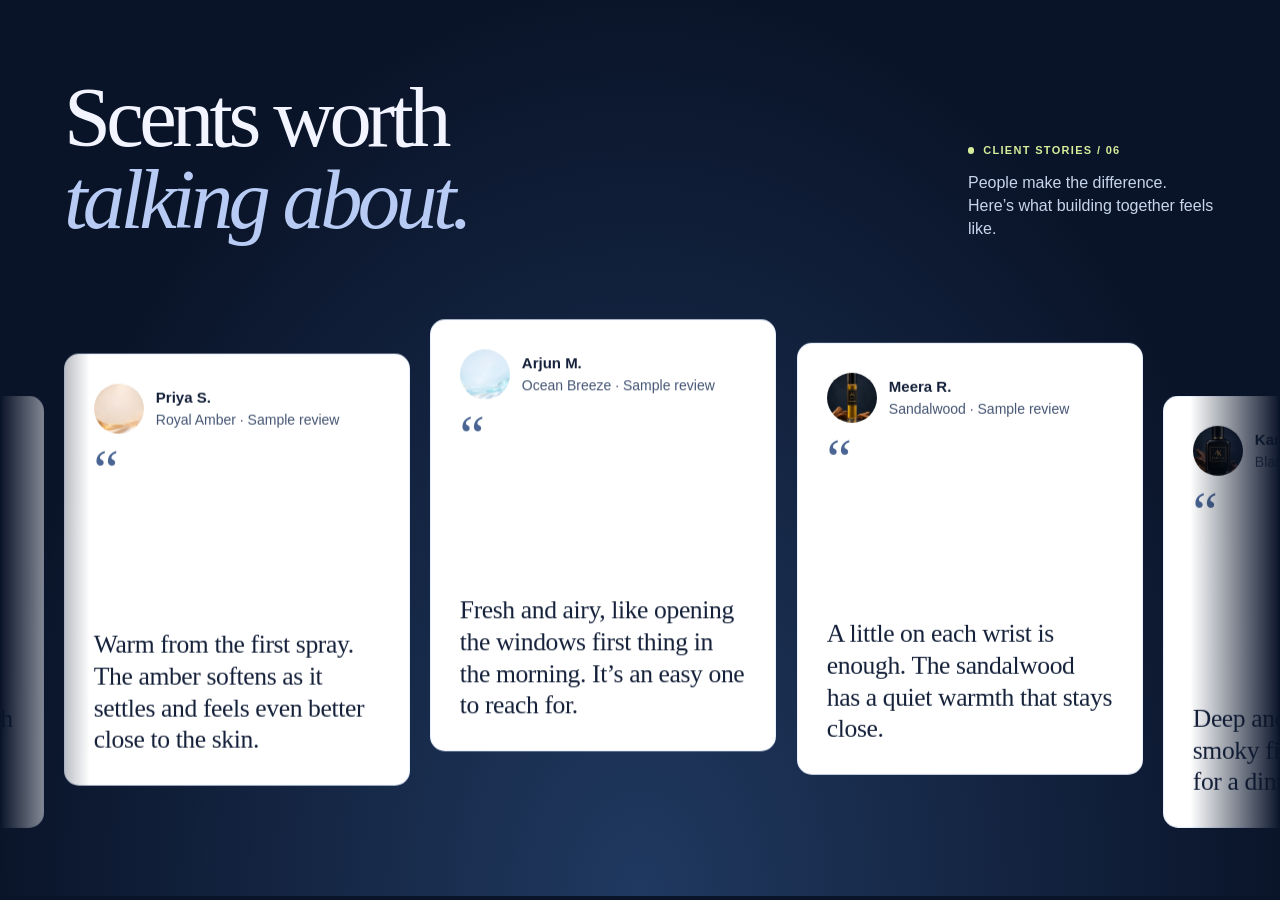
<file: scrolling-testimonials.html>
<!doctype html>
<html lang="en">
  <head>
    <meta charset="utf-8">
    <meta name="viewport" content="width=device-width, initial-scale=1">
    <title>Customer Testimonials | AK&amp;CO</title>
    <link rel="stylesheet" href="assets/scrolling-testimonials.css">
    <script src="assets/scrolling-testimonials.js" defer></script>
    <style>body { margin: 0; background: #0a1429; }</style>
  </head>
  <body>
    <main>
      <akco-testimonials class="akco-testimonials" id="customer-reviews" role="region" aria-labelledby="customer-reviews-title">
        <div class="akco-testimonials-header">
          <h2 id="customer-reviews-title">Scents worth <em>talking about.</em></h2>
          <div class="akco-testimonials-intro">
            <p class="akco-testimonials-eyebrow">Client Stories / 06</p>
            <p class="akco-testimonials-summary">People make the difference. Here’s what building together feels like.</p>
          </div>
        </div>
        <div class="akco-testimonials-viewport" id="customer-reviews-track" role="group" aria-label="Scrollable reviews" tabindex="0">
          <div class="akco-testimonials-track">
            <div class="akco-testimonials-group">
              <div class="akco-testimonials-slot">
                <figure class="akco-testimonials-card">
                  <figcaption class="akco-testimonials-attribution">
                    <img class="akco-testimonials-image" src="images/featured-glass-amber.webp" width="50" height="50" loading="lazy" alt="">
                    <div><strong>Priya S.</strong><span>Royal Amber · Sample review</span></div>
                  </figcaption>
                  <span class="akco-testimonials-quote-mark" aria-hidden="true">“</span>
                  <blockquote>Warm from the first spray. The amber softens as it settles and feels even better close to the skin.</blockquote>
                </figure>
              </div>
              <div class="akco-testimonials-slot">
                <figure class="akco-testimonials-card">
                  <figcaption class="akco-testimonials-attribution">
                    <img class="akco-testimonials-image" src="images/featured-glass-ocean.webp" width="50" height="50" loading="lazy" alt="">
                    <div><strong>Arjun M.</strong><span>Ocean Breeze · Sample review</span></div>
                  </figcaption>
                  <span class="akco-testimonials-quote-mark" aria-hidden="true">“</span>
                  <blockquote>Fresh and airy, like opening the windows first thing in the morning. It’s an easy one to reach for.</blockquote>
                </figure>
              </div>
              <div class="akco-testimonials-slot">
                <figure class="akco-testimonials-card">
                  <figcaption class="akco-testimonials-attribution">
                    <img class="akco-testimonials-image" src="images/p1.webp" width="50" height="50" loading="lazy" alt="">
                    <div><strong>Meera R.</strong><span>Sandalwood · Sample review</span></div>
                  </figcaption>
                  <span class="akco-testimonials-quote-mark" aria-hidden="true">“</span>
                  <blockquote>A little on each wrist is enough. The sandalwood has a quiet warmth that stays close.</blockquote>
                </figure>
              </div>
              <div class="akco-testimonials-slot">
                <figure class="akco-testimonials-card">
                  <figcaption class="akco-testimonials-attribution">
                    <img class="akco-testimonials-image" src="images/p3.webp" width="50" height="50" loading="lazy" alt="">
                    <div><strong>Karthik V.</strong><span>Black Oud · Sample review</span></div>
                  </figcaption>
                  <span class="akco-testimonials-quote-mark" aria-hidden="true">“</span>
                  <blockquote>Deep and woody with a smoky finish. It feels right for a dinner out.</blockquote>
                </figure>
              </div>
              <div class="akco-testimonials-slot">
                <figure class="akco-testimonials-card">
                  <figcaption class="akco-testimonials-attribution">
                    <img class="akco-testimonials-image" src="images/featured-glass-lavender.webp" width="50" height="50" loading="lazy" alt="">
                    <div><strong>Ananya D.</strong><span>Floral Dream · Sample review</span></div>
                  </figcaption>
                  <span class="akco-testimonials-quote-mark" aria-hidden="true">“</span>
                  <blockquote>Soft and floral, with the freshness of a bunch of flowers just brought home.</blockquote>
                </figure>
              </div>
              <div class="akco-testimonials-slot">
                <figure class="akco-testimonials-card">
                  <figcaption class="akco-testimonials-attribution">
                    <img class="akco-testimonials-image" src="images/p2.webp" width="50" height="50" loading="lazy" alt="">
                    <div><strong>Nisha K.</strong><span>Vanilla Noir · Sample review</span></div>
                  </figcaption>
                  <span class="akco-testimonials-quote-mark" aria-hidden="true">“</span>
                  <blockquote>The vanilla feels mellow and warm. I’d wear this with my favourite sweater on a rainy evening.</blockquote>
                </figure>
              </div>
            </div>
          </div>
        </div>
      </akco-testimonials>
    </main>
  </body>
</html>
</file>
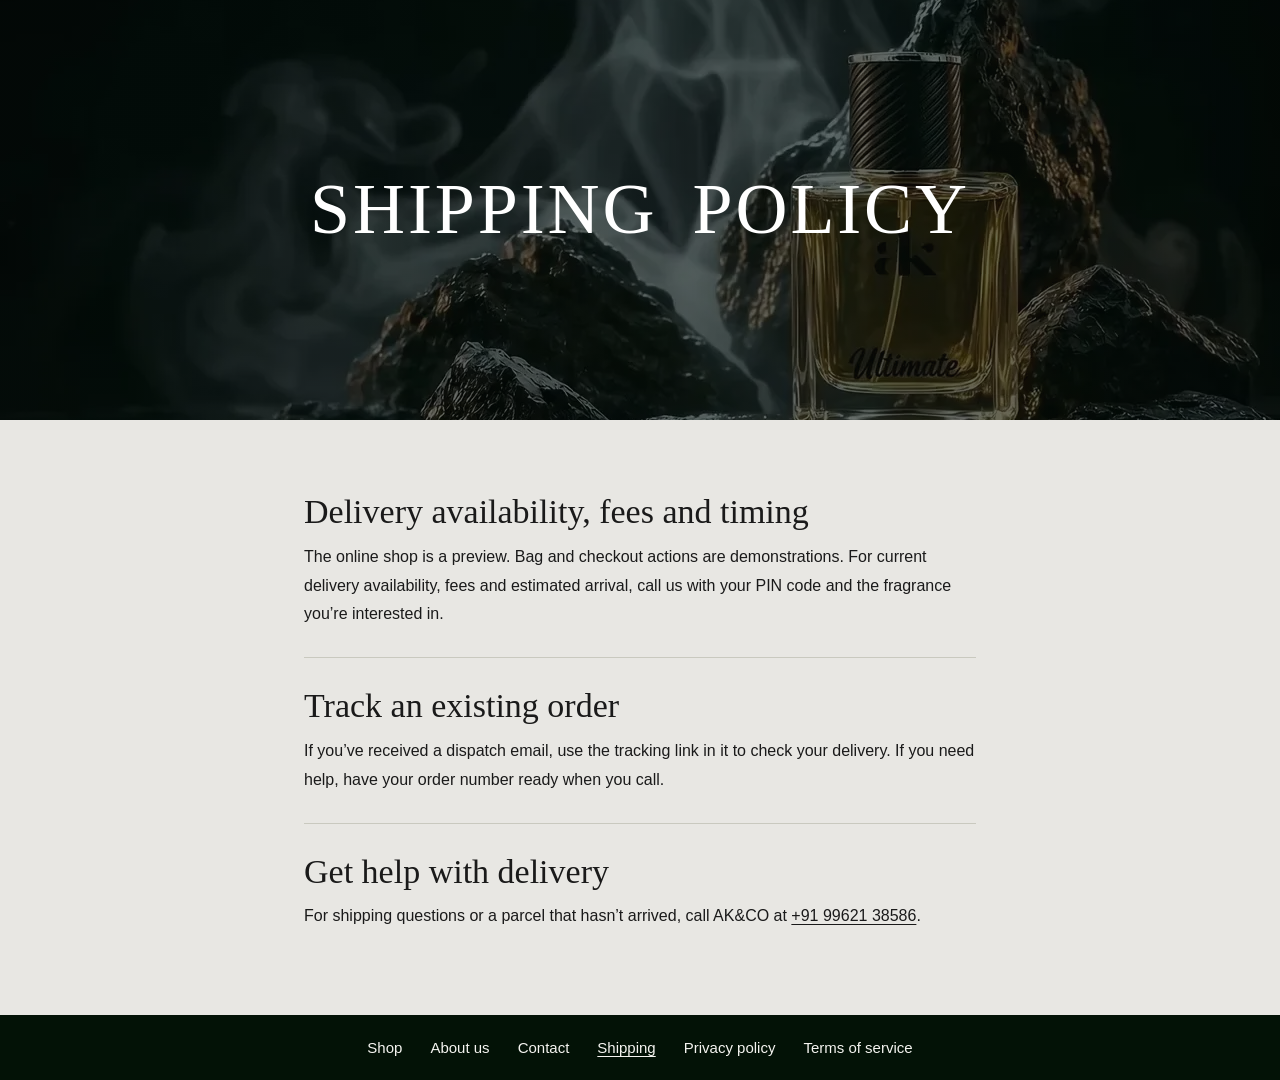
<file: shipping.html>
<!doctype html>
<html lang="en">
  <head>
    <meta charset="utf-8" />
    <meta name="viewport" content="width=device-width, initial-scale=1" />
    <meta name="theme-color" content="#031206" />
    <meta
      name="description"
      content="Get help with AK&CO delivery availability, shipping fees, and tracking."
    />
    <title>Shipping Information | AK&amp;CO</title>
    <link rel="stylesheet" href="styles.css" />
    <link rel="stylesheet" href="info.css" />
    <script src="reveal.js" defer></script>
    <script src="title-smoke.js" defer></script>
    <script src="hero-title.js" defer></script>
  </head>
  <body class="info-page">
    <main>
      <section class="hero" aria-labelledby="hero-title" data-smoke-title>
        <div class="hero-content">
          <h1 class="hero-title" id="hero-title" data-animate-title>Shipping policy</h1>
        </div>
      </section>
      <div class="info-content">
        <section data-reveal>
          <h2>Delivery availability, fees and timing</h2>
          <p>
            The online shop is a preview. Bag and checkout actions are
            demonstrations. For current delivery availability, fees and
            estimated arrival, call us with your PIN code and the fragrance
            you’re interested in.
          </p>
        </section>
        <section data-reveal>
          <h2>Track an existing order</h2>
          <p>
            If you’ve received a dispatch email, use the tracking link in it to
            check your delivery. If you need help, have your order number ready
            when you call.
          </p>
        </section>
        <section data-reveal>
          <h2>Get help with delivery</h2>
          <p>
            For shipping questions or a parcel that hasn’t arrived, call
            AK&amp;CO at <a href="tel:+919962138586">+91 99621 38586</a>.
          </p>
        </section>
      </div>
    </main>
    <footer class="store-footer">
      <nav aria-label="Store information">
        <a href="shop.html">Shop</a>
        <a href="about.html">About us</a>
        <a href="contact.html">Contact</a>
        <a href="shipping.html" aria-current="page">Shipping</a>
        <a href="privacy.html">Privacy policy</a>
        <a href="terms.html">Terms of service</a>
      </nav>
    </footer>
  </body>
</html>
</file>
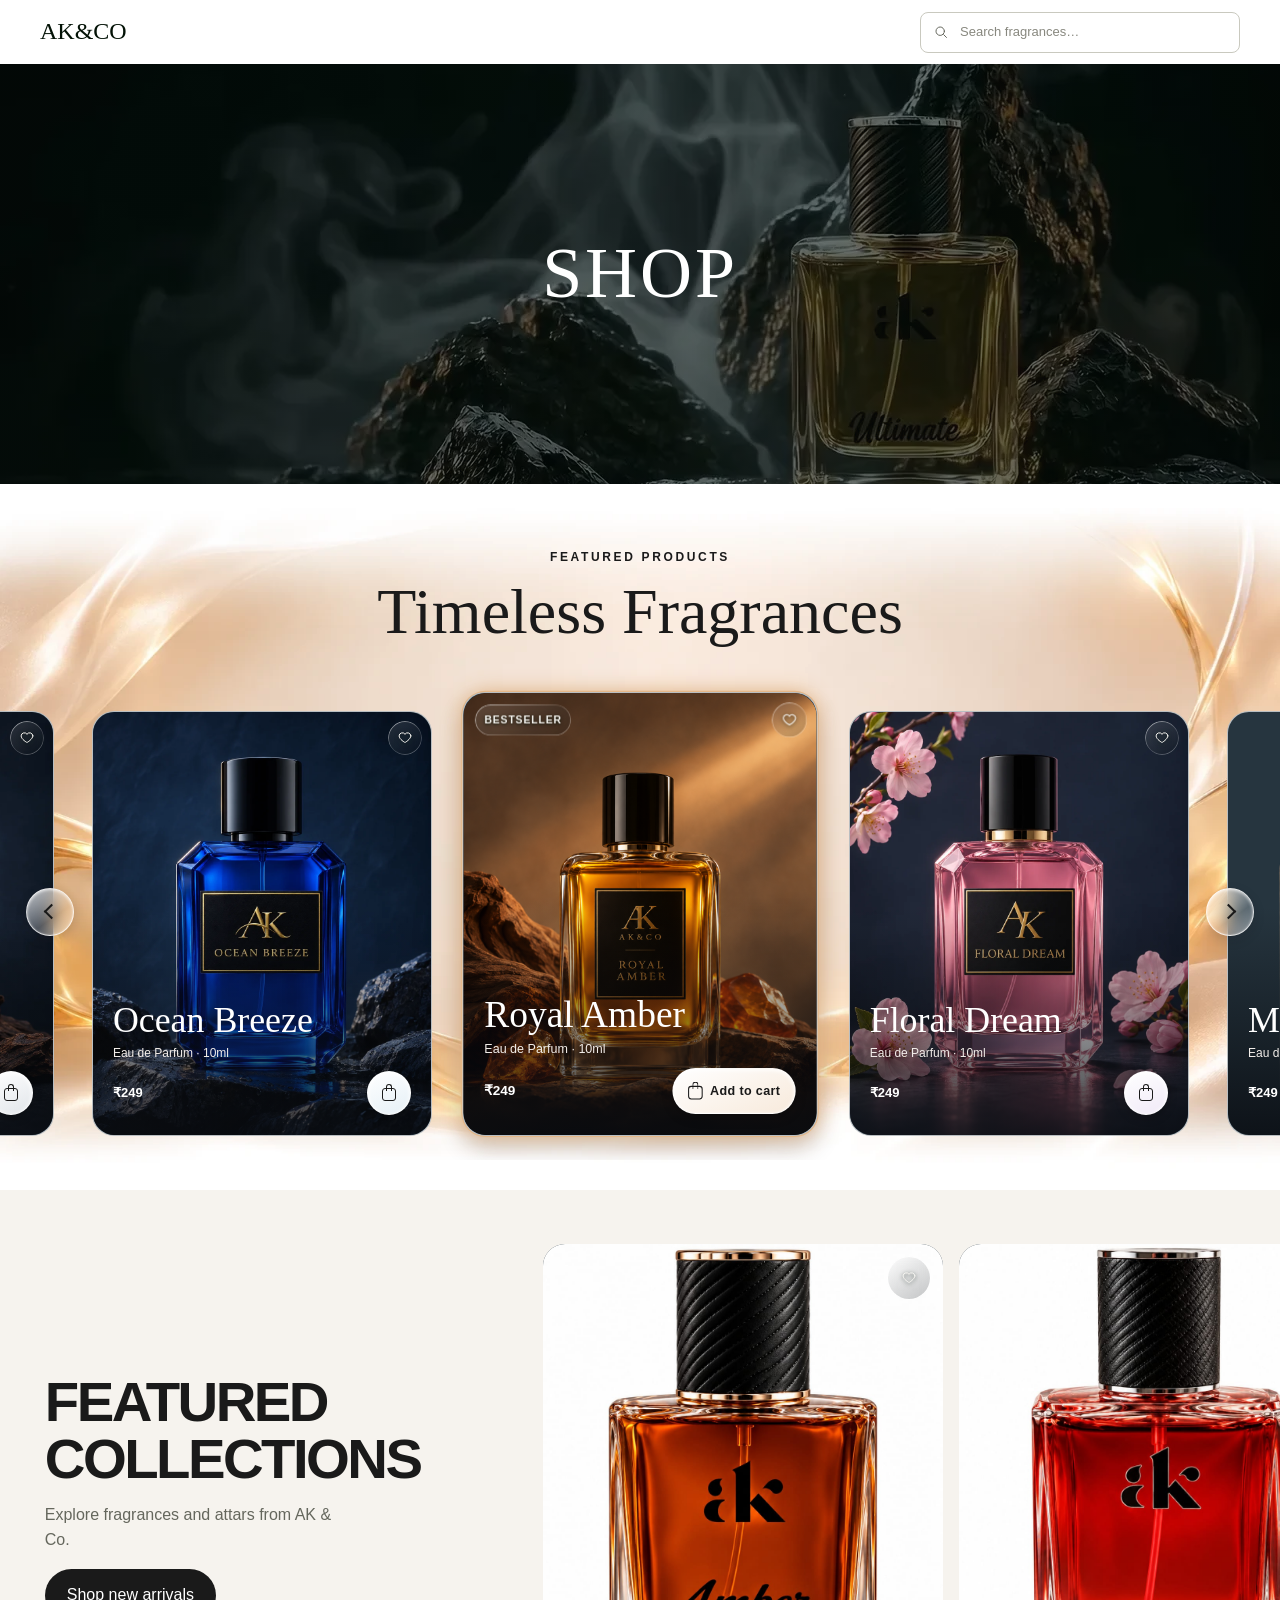
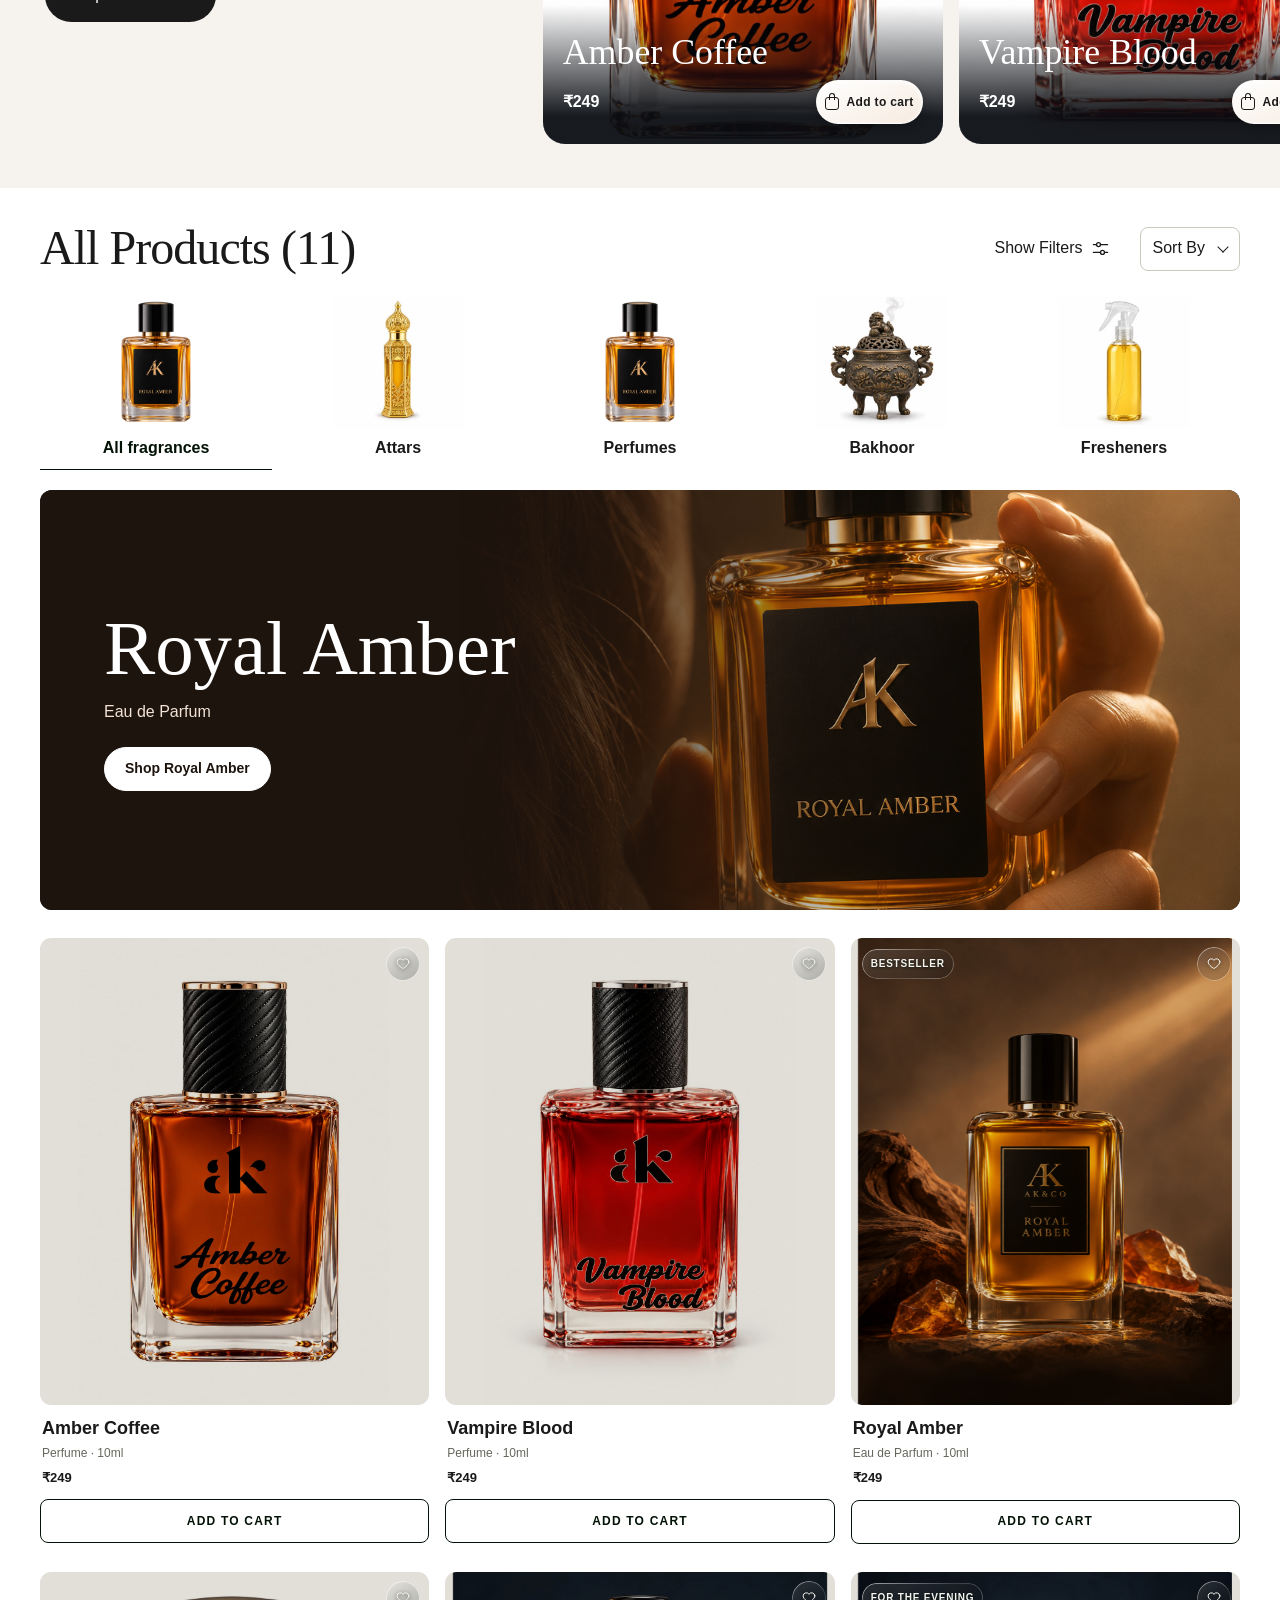
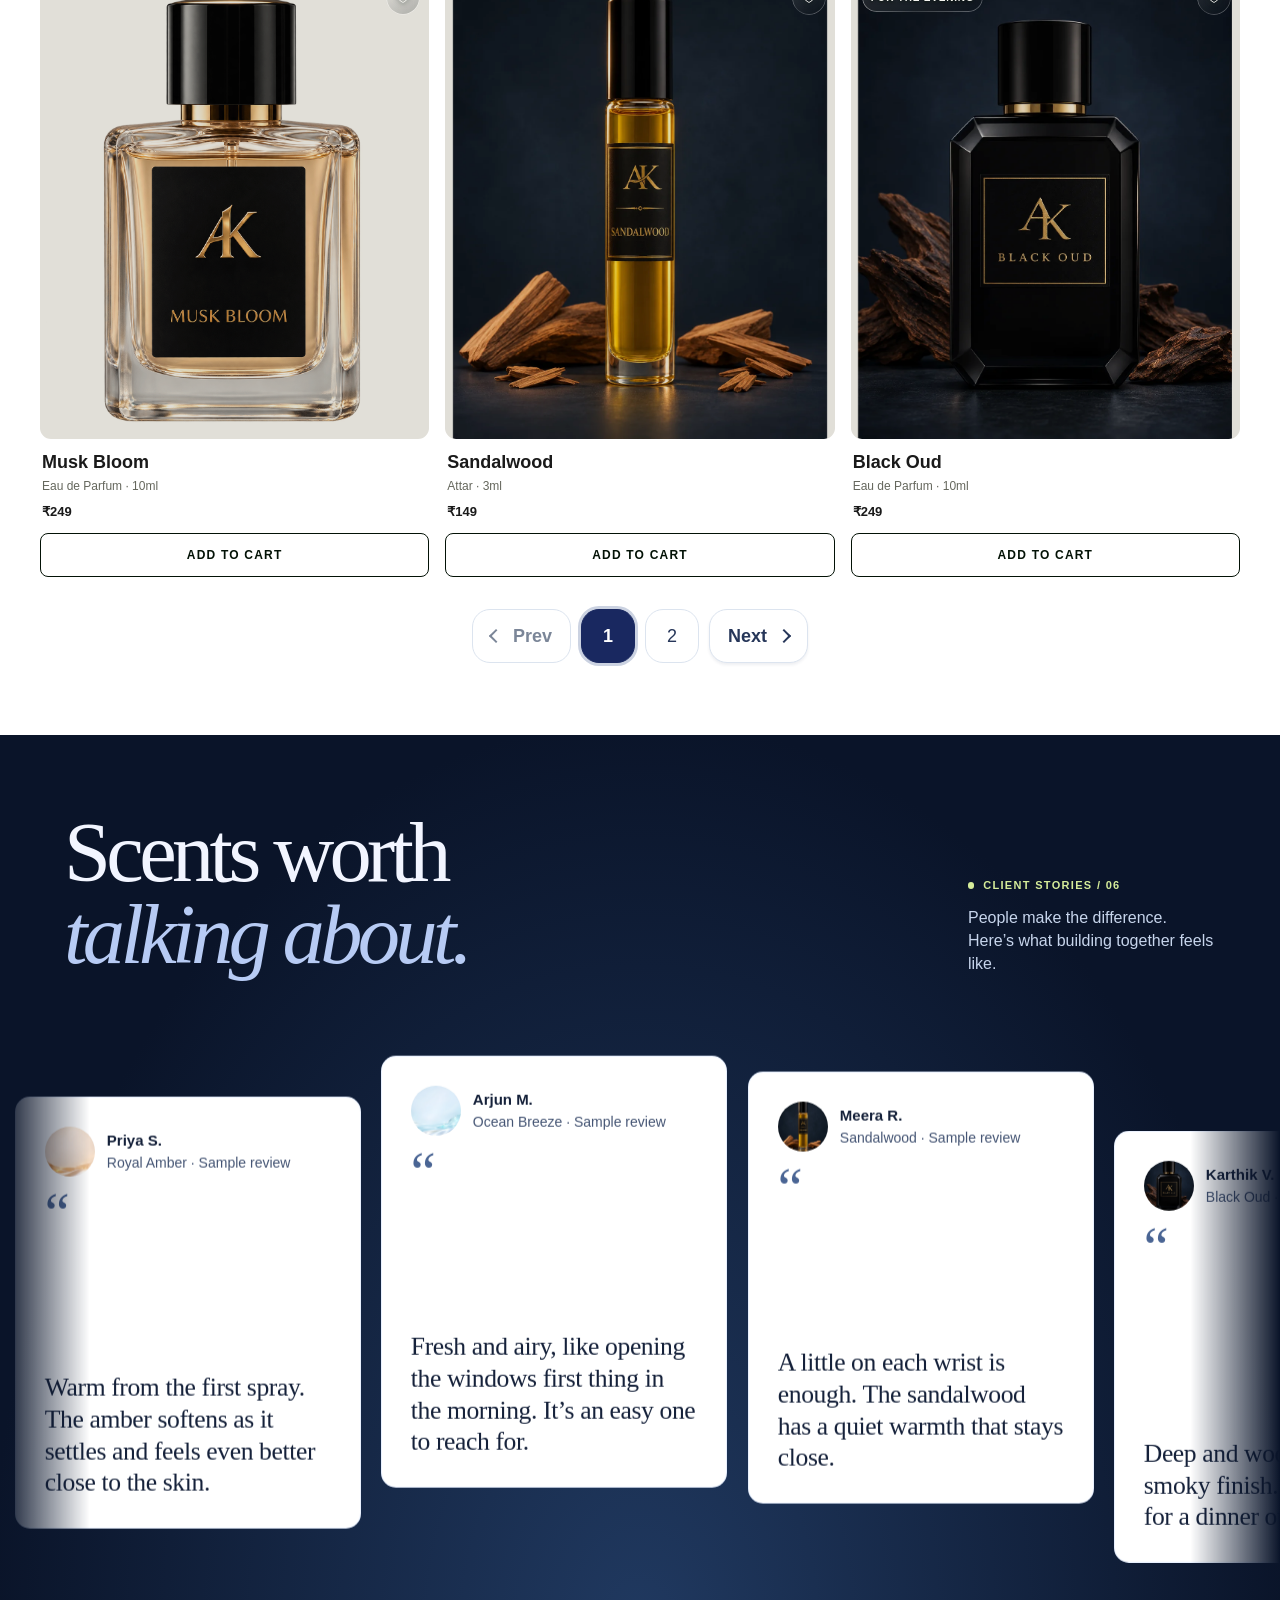
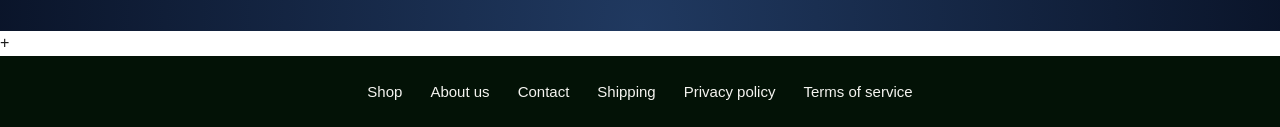
<file: shop.html>
<!doctype html>
<html lang="en">
  <head>
    <meta charset="utf-8" />
    <meta name="viewport" content="width=device-width, initial-scale=1" />
    <meta name="theme-color" content="#031206" />
    <meta
      name="description"
      content="Explore the AK&CO fragrance collection: considered perfumes and traditional attars for every mood and moment."
    />
    <title>Shop the Collection | AK&amp;CO</title>
    <style>
:root {
  color-scheme: light;
  --shop-ink: #1a1a1a;
  --shop-muted: #65675d;
  --shop-paper: #fff;
  --shop-surface: #f5f4f0;
  --shop-white: #fff;
  --shop-olive: #031206;
  --shop-line: #c9c9bf;
  --shop-gold: #8b6220;
}

* { box-sizing: border-box; }
html { scroll-behavior: smooth; scroll-padding-top: 24px; }
body { margin: 0; background: var(--shop-paper); color: var(--shop-ink); font-family: var(--sans); font-size: 1rem; line-height: 1.55; -webkit-font-smoothing: antialiased; }
button, input, select { font: inherit; }
button { color: inherit; }
a { color: inherit; text-decoration: none; }
button, a[href], input[type="checkbox"], input[type="range"] { -webkit-tap-highlight-color: transparent; }
button:focus-visible, a:focus-visible, input:focus-visible, select:focus-visible { outline: 2px solid var(--shop-gold); outline-offset: 3px; }
[hidden] { display: none !important; }
.visually-hidden { position: absolute; width: 1px; height: 1px; padding: 0; margin: -1px; overflow: hidden; clip: rect(0, 0, 0, 0); white-space: nowrap; border: 0; }

.shop-header-inner {
  width: min(1200px, calc(100% - 64px));
  min-height: 64px;
  margin-inline: auto;
  display: flex;
  align-items: center;
  justify-content: space-between;
  gap: 16px;
}
.shop-wordmark { font-family: var(--serif); font-size: 24px; color: var(--shop-olive); }


.shop-content { width: min(1200px, calc(100% - 64px)); margin: 0 auto; padding: 34px 0 72px; }

.shop-banner {
  position: relative;
  isolation: isolate;
  display: grid;
  align-items: center;
  min-height: clamp(280px, 34vw, 420px);
  margin-bottom: 28px;
  padding: clamp(24px, 5vw, 68px);
  overflow: hidden;
  border-radius: 12px;
  background: #1e140e;
  color: #fff;
}
.shop-banner-image {
  position: absolute;
  z-index: -2;
  inset: 0 0 0 auto;
  width: 65%;
  height: 100%;
  object-fit: cover;
  object-position: center 46%;
}
.shop-banner::before {
  content: "";
  position: absolute;
  z-index: -1;
  inset: 0;
  background: linear-gradient(90deg, #1e140e 26%, rgb(30 20 14 / 85%) 43%, transparent 78%);
}
.shop-banner h3 {
  margin: 0;
  font: 400 clamp(2.75rem, 6vw, 5rem)/1.05 var(--serif);
}
.shop-banner p { margin: 10px 0 22px; color: #f2e3d5; }
.shop-banner-link {
  display: inline-flex;
  align-items: center;
  min-height: 44px;
  padding: 0 20px;
  border: 1px solid #fff;
  border-radius: 999px;
  background: #fff;
  color: #1e140e;
  font-size: .875rem;
  font-weight: 600;
}
.shop-banner-link:hover { background: #f2e3d5; border-color: #f2e3d5; }
.shop-banner-link:focus-visible { outline-color: #fff; }
@media (max-width: 600px) {
  .shop-banner { align-items: end; min-height: 340px; }
  .shop-banner-image { width: 100%; }
  .shop-banner::before { background: linear-gradient(0deg, #1e140e 5%, rgb(30 20 14 / 88%) 34%, transparent 85%); }
  .shop-banner p { margin-bottom: 16px; }
}

@property --featured-glow {
  syntax: "<color>";
  inherits: true;
  initial-value: #e5b787;
}

.featured-products {
  --featured-glow: #e5b787;
  position: relative;
  isolation: isolate;
  padding: clamp(34px, 5vw, 72px) 0 30px;
  background: #fff;
  transition: --featured-glow .4s ease;
}
.featured-backdrops {
  /* Keep the full image height so the white edges stay visible. */
  --backdrop-width: max(100%, calc(100cqh * 1672 / 941));
  position: absolute;
  inset: 0;
  z-index: -1;
  pointer-events: none;
  container-type: size;
  overflow: hidden;
}
.featured-backdrops::before {
  content: "";
  position: absolute;
  inset: 0;
  background:
    radial-gradient(ellipse 75% 58% at 50% 61%, color-mix(in srgb, var(--featured-glow) 60%, transparent) 0%, transparent 65%),
    url("images/featured-glass-backdrop-fade.webp") center / var(--backdrop-width) 100% no-repeat;
}
.featured-backdrops img {
  position: absolute;
  inset: 0 auto 0 50%;
  width: var(--backdrop-width);
  height: 100%;
  transform: translateX(-50%);
  opacity: 0;
  transition: opacity .38s ease-in-out;
}
.featured-backdrops img.is-active { opacity: 1; }
.featured-products [data-featured-product="royal-amber"] { --featured-glow: #e5b787; }
.featured-products[data-featured-product="ocean-breeze"],
.featured-products [data-featured-product="ocean-breeze"] { --featured-glow: #a8cce3; }
.featured-products[data-featured-product="floral-dream"],
.featured-products [data-featured-product="floral-dream"] { --featured-glow: #cdb6e5; }
.featured-products[data-featured-product="musk-bloom"],
.featured-products [data-featured-product="musk-bloom"] { --featured-glow: #e8b9cf; }
.featured-products[data-featured-product="black-oud"],
.featured-products [data-featured-product="black-oud"] { --featured-glow: #9ca9b8; }

.featured-heading { padding-inline: 16px; text-align: center; }
.featured-heading p { margin: 0 0 9px; font-size: .75rem; font-weight: 600; letter-spacing: .22em; text-transform: uppercase; }
.featured-heading h2 { margin: 0; font: 400 clamp(2rem, 5vw, 4rem)/1.12 var(--serif); }
.featured-carousel {
  position: relative;
  margin-top: 16px;
}
.featured-track {
  --featured-gap: clamp(24px, 3vw, 48px);
  --featured-card-width: min(340px, calc((100cqw - 2 * var(--featured-gap)) / 3));
}
.featured-track {
  position: relative;
  container-type: inline-size;
  display: flex;
  gap: var(--featured-gap);
  overflow-x: auto;
  /* Leave space for the centered card's upward scale and glow. */
  padding-block: 48px 24px;
  scroll-snap-type: x mandatory;
  overscroll-behavior-inline: contain;
  scrollbar-width: none;
}
.featured-track::-webkit-scrollbar { display: none; }
.featured-track::before, .featured-track::after {
  content: "";
  flex: 0 0 max(0px, calc((100cqw - var(--featured-card-width)) / 2 - var(--featured-gap)));
}
.featured-track .product-card {
  position: relative;
  overflow: hidden;
  flex: 0 0 var(--featured-card-width);
  align-self: start;
  aspect-ratio: 4 / 5;
  justify-content: end;
  padding: 0;
  isolation: isolate;
  border: 1px solid rgb(255 255 255 / 68%);
  border-radius: 22px;
  background: #26353f;
  color: white;
  scroll-snap-align: center;
  transform-origin: center bottom;
  transition: transform .38s cubic-bezier(.22, 1, .36, 1), box-shadow .38s ease;
}
.featured-track .featured-active {
  z-index: 1;
  transform: scale(1.045);
  box-shadow: 0 0 0 1px var(--featured-glow), 0 0 20px var(--featured-glow), 0 12px 22px rgb(54 35 25 / 24%);
}
.featured-track .product-visual { position: absolute; inset: 0; aspect-ratio: auto; border-radius: inherit; background: transparent; }
.featured-track .product-visual img {
  object-fit: cover;
  mix-blend-mode: normal;
  transform: scale(1);
  transition: transform .4s cubic-bezier(.22, 1, .36, 1);
}
.featured-track .featured-active .product-visual img { transform: scale(1.08); }
.featured-track .product-visual::after {
  position: absolute;
  inset: 0;
  background: linear-gradient(transparent 46%, rgb(9 12 17 / 84%) 100%);
  content: "";
  pointer-events: none;
}
.featured-track .product-badge, .featured-track .favorite-button { z-index: 1; }
.featured-details {
  position: relative;
  display: grid;
  gap: 8px;
  padding: clamp(12px, 1.6vw, 20px);
  pointer-events: none;
}
.featured-details a, .featured-details button { pointer-events: auto; }
.featured-track .product-card-actions {
  display: flex;
  align-items: center;
  justify-content: space-between;
  gap: 6px;
  margin: 0;
}
.featured-track .product-info { display: grid; grid-template-columns: 1fr; padding: 0; }
.featured-track .product-info h3 { font: 400 clamp(1.4rem, 2.8vw, 2.25rem)/1.1 var(--serif); }
.featured-track .product-name-link:hover h3 { color: var(--featured-glow); }
.featured-track .product-type { color: #f3eeea; }
.featured-track .add-to-bag {
  width: 44px;
  flex-shrink: 0;
  display: inline-flex;
  align-items: center;
  gap: 7px;
  overflow: hidden;
  padding-inline: 14px;
  font-size: clamp(.625rem, 1.15vw, .75rem);
  white-space: nowrap;
  border-color: rgb(255 255 255 / 75%);
  border-radius: 999px;
  background: #fbf6ef;
  background: linear-gradient(155deg, white, color-mix(in srgb, var(--featured-glow) 30%, white));
  color: #1a1a1a;
  letter-spacing: .03em;
  box-shadow: inset 0 1px 4px white, 0 3px 10px rgb(0 0 0 / 25%);
  transition: width .36s cubic-bezier(.22, 1, .36, 1), background .18s ease, color .18s ease;
}
.featured-track .featured-active .add-to-bag { width: 118px; }
.featured-bag-icon {
  position: relative;
  flex: 0 0 14px;
  height: 13px;
  border: 1.5px solid currentColor;
  border-radius: 3px;
  margin-top: 3px;
}
.featured-bag-icon::before {
  content: "";
  position: absolute;
  inset: -5px 3px auto;
  height: 6px;
  border: 1.5px solid currentColor;
  border-bottom: 0;
  border-radius: 5px 5px 0 0;
}
.featured-cart-label {
  flex-shrink: 0;
  opacity: 0;
  transform: translateX(-4px);
  transition: opacity .12s ease, transform .18s ease;
}
.featured-active .featured-cart-label {
  opacity: 1;
  transform: translateX(0);
  transition-duration: .2s;
  transition-delay: .09s;
}
.featured-reset .product-card,
.featured-reset .product-visual img,
.featured-track.featured-reset .add-to-bag,
.featured-reset .featured-cart-label { transition: none; }
.featured-track .add-to-bag:hover, .featured-track .add-to-bag:active { background: white; }
.featured-arrow {
  position: absolute;
  z-index: 2;
  top: 50%;
  right: clamp(8px, 2vw, 32px);
  translate: 0 -50%;
  display: grid;
  place-items: center;
  width: 48px;
  height: 48px;
  padding: 0;
  border: 1px solid rgb(255 255 255 / 75%);
  border-radius: 50%;
  background: linear-gradient(145deg, rgb(255 255 255 / 76%), rgb(255 255 255 / 25%) 60%, rgb(255 255 255 / 50%));
  box-shadow: inset 0 1px 3px rgb(255 255 255 / 70%), 0 4px 12px rgb(23 16 27 / 16%);
  -webkit-backdrop-filter: blur(10px) saturate(1.35);
  backdrop-filter: blur(10px) saturate(1.35);
  color: var(--shop-ink);
  cursor: pointer;
  transition: box-shadow .2s ease, transform .2s ease;
}
.featured-arrow[data-featured-direction="-1"] {
  right: auto;
  left: clamp(8px, 2vw, 32px);
}
.featured-arrow::before {
  content: "";
  width: 9px;
  height: 9px;
  border: solid currentColor;
  border-width: 0 2px 2px 0;
  transform: translateX(-2px) rotate(-45deg);
}
.featured-arrow[data-featured-direction="-1"]::before { transform: translateX(2px) rotate(135deg); }
.featured-arrow:hover:not(:disabled) { box-shadow: inset 0 1px 6px rgb(255 255 255 / 90%), 0 5px 14px rgb(23 16 27 / 23%); }
.featured-arrow:active:not(:disabled) { transform: scale(.94); }
.featured-arrow:disabled { opacity: .5; cursor: default; }

@media (max-width: 620px) {
  .featured-track { --featured-gap: 20px; --featured-card-width: 74cqw; }
  .featured-arrow { width: 44px; height: 44px; }
}

.featured-collections {
  --featured-card-width: min(400px, 40cqw);
  --collections-background: #f6f3ee;
  container-type: inline-size;
  background: var(--collections-background);
}
@media (max-width: 760px) {
  .featured-collections { --featured-card-width: min(400px, 82cqw); }
}
.collections-layout {
  --collections-column-gap: clamp(24px, 4vw, 68px);
  display: grid;
  grid-template-columns: minmax(0, 2fr) minmax(0, 3fr);
  align-items: center;
  gap: var(--collections-column-gap);
  padding-block: clamp(32px, 6svh, 64px) clamp(20px, 4svh, 48px);
}
.collections-intro { padding-inline-start: clamp(20px, 3.5vw, 64px); }
.collections-intro h2 {
  margin: 0;
  font-size: clamp(28px, 4.4vw, 76px);
  line-height: 1;
  letter-spacing: -.045em;
  text-transform: uppercase;
}
.collections-intro p { max-width: 34ch; color: var(--shop-muted); }
.collections-shop {
  display: inline-block;
  padding: 14px 22px;
  border-radius: 999px;
  background: var(--shop-ink);
  color: white;
}
.collections-rail {
  position: relative;
  overflow-x: auto;
  scroll-behavior: auto;
  overscroll-behavior-x: contain;
  padding-bottom: 8px;
  scrollbar-width: none;
}
.collections-rail::-webkit-scrollbar { display: none; }
.collections-cards {
  display: flex;
  inline-size: max-content;
  gap: 16px;
  background: var(--collections-background);
}
.collections-card {
  position: relative;
  display: grid;
  align-items: end;
  flex: 0 0 var(--featured-card-width);
  min-width: 0;
  aspect-ratio: 4 / 5;
  overflow: hidden;
  border-radius: 22px;
  background: #26353f;
  color: white;
}
.collections-product {
  position: absolute;
  inset: 0;
}
.collections-card img { position: absolute; inset: 0; width: 100%; height: 100%; object-fit: cover; }
.collections-details {
  position: relative;
  display: grid;
  gap: 8px;
  padding: 28px clamp(12px, 1.6vw, 20px) clamp(12px, 1.6vw, 20px);
  background: linear-gradient(transparent, rgb(9 12 17 / 94%) 80%);
  pointer-events: none;
}
.collections-name { font: 400 clamp(1.125rem, 2.8vw, 2.25rem)/1.1 var(--serif); }
.collections-actions {
  display: flex;
  align-items: center;
  flex-wrap: wrap;
  gap: 6px;
  margin: 0;
}
.collections-price { font-weight: 600; }
.collections-add {
  display: inline-flex;
  align-items: center;
  justify-content: center;
  gap: 7px;
  min-height: 44px;
  margin-inline-start: auto;
  padding: 8px 14px;
  border: 1px solid rgb(255 255 255 / 75%);
  border-radius: 999px;
  background: linear-gradient(155deg, white, #f6ebe0);
  color: #1a1a1a;
  font: 600 .75rem/1.2 Arial, sans-serif;
  letter-spacing: .03em;
  white-space: nowrap;
  box-shadow: inset 0 1px 4px white, 0 3px 10px rgb(0 0 0 / 25%);
  cursor: pointer;
  pointer-events: auto;
}
.collections-add:hover { background: white; }
.collections-wishlist {
  position: absolute;
  inset-block-start: 12px;
  inset-inline-end: 12px;
  display: grid;
  place-items: center;
  width: 44px;
  height: 44px;
  padding: 0;
  border-radius: 50%;
  cursor: pointer;
}
.collections-wishlist:hover { border-color: rgb(255 255 255 / 70%); }
.collections-wishlist[aria-pressed="true"] { background: var(--shop-olive); color: white; }
.collections-rail:focus-visible, .collections-product:focus-visible,
.collections-add:focus-visible, .collections-wishlist:focus-visible {
  outline: 2px solid var(--shop-gold);
  outline-offset: -3px;
}
@media (width > 760px) {
  .collections-intro { grid-area: 1 / 1; }
  .collections-shop:focus-visible { position: relative; z-index: 1; }
  .collections-rail {
    grid-area: 1 / 1 / 2 / -1;
    /* Start in the second column, then let the cards scroll over the title. */
    padding-inline-start: calc((100% - var(--collections-column-gap)) * .4 + var(--collections-column-gap));
    pointer-events: none;
  }
  .collections-cards { pointer-events: auto; }
}
@media (width > 760px) and (prefers-reduced-motion: no-preference) {
  .collections-intro > :not(:focus-visible) { filter: blur(var(--collections-blur, 0px)); }
}
@media (max-width: 760px) {
  .collections-layout { grid-template-columns: minmax(0, 1fr); gap: 18px; }
  .collections-intro, .collections-rail { padding-inline: 20px; }
}

.category-strip { display: grid; grid-template-columns: minmax(0, 1fr) auto; margin-bottom: 24px; }
.category-tabs { display: grid; grid-template-columns: repeat(5, minmax(0, 1fr)); gap: 10px; }
.category-next { display: grid; place-items: center; width: 44px; min-height: 44px; padding: 0; border: 0; background: linear-gradient(to right, rgba(146, 142, 142, 0.07), transparent 8px); color: #232222; cursor: pointer; }
.category-next:hover:not(:disabled) { color: var(--shop-olive); }
.category-next:disabled { background: transparent; opacity: .25; cursor: default; }
.category-tab { min-width: 0; min-height: 0; padding: 4px 8px 11px; display: flex; flex-direction: column; align-items: center; border: 0; border-bottom: 1px solid transparent; background: transparent; color: var(--shop-ink); text-align: center; cursor: pointer; transition: border-color .2s, color .2s; }
.category-tab:hover, .category-tab[aria-pressed="true"] { border-bottom-color: var(--shop-olive); color: var(--shop-olive); }
.category-visual { width: 100%; height: clamp(106px, 11vw, 132px); min-height: 0; display: grid; place-items: center; overflow: hidden; margin-bottom: 9px; background: #fff; }
.category-visual img { width: 100%; height: 100%; min-width: 0; min-height: 0; max-width: 100%; max-height: 100%; display: block; object-fit: contain; transition: transform .25s ease; }
.category-tab:hover .category-visual img { transform: translateY(-3px); }
.category-name { font-size: 1rem; font-weight: 600; line-height: 1.25; }
.shop-heading { display: grid; grid-template-columns: minmax(0, 1fr) auto; align-items: center; gap: 18px 16px; margin-bottom: 20px; }
.shop-heading h2 { margin: 0; font-family: var(--serif); font-size: clamp(32px, 4vw, 48px); font-weight: 400; line-height: 1.1; letter-spacing: -.02em; }
.shop-heading .category-strip { grid-column: 1 / -1; margin-bottom: 0; }
.desktop-result-count { white-space: nowrap; }
.result-count { margin: 0; color: var(--shop-muted); font-size: .875rem; }
.listing-controls { display: flex; align-items: center; gap: clamp(12px, 3vw, 30px); }
@media (min-width: 621px) {
  .result-count { position: absolute; width: 1px; height: 1px; overflow: hidden; clip: rect(0, 0, 0, 0); white-space: nowrap; }
}

.shop-layout {
  --filter-width: 220px;
  --filter-gap: 30px;
  display: grid;
  grid-template-columns: 0px minmax(0, 1fr);
  align-items: start;
  column-gap: 0;
  transition: grid-template-columns .28s ease, column-gap .28s ease;
}
.shop-layout.filters-open { grid-template-columns: var(--filter-width) minmax(0, 1fr); column-gap: var(--filter-gap); }
.filter-slot { min-width: 0; overflow: hidden; visibility: hidden; transition: visibility 0s linear .28s; }
.filters-open .filter-slot { visibility: visible; transition-delay: 0s; }
.filter-slot > .filter-panel { width: var(--filter-width); }
.filter-panel { padding: 20px 17px; border: 1px solid rgba(3,18,6,.12); border-radius: 13px; background: rgba(255,255,255,.52); }
.filter-heading { display: flex; align-items: center; justify-content: space-between; padding-bottom: 16px; border-bottom: 1px solid rgba(3,18,6,.11); }
.filter-heading h3 { margin: 0; font-size: 1rem; font-weight: 600; }
.filter-toggle { display: inline-flex; align-items: center; justify-content: center; gap: 8px; min-height: 44px; padding: 0; border: 0; background: transparent; color: var(--shop-ink); font-size: 1rem; white-space: nowrap; cursor: pointer; }
.filter-toggle:hover { color: var(--shop-gold); }
.filter-close { display: none; }
.clear-filters { padding: 4px 0; border: 0; background: none; color: var(--shop-muted); font-size: .75rem; text-decoration: underline; text-underline-offset: 3px; cursor: pointer; }
.clear-filters:hover { color: var(--shop-olive); }
.filter-group { min-width: 0; margin: 0; padding: 17px 0 15px; border: 0; border-bottom: 1px solid rgba(3,18,6,.1); }
.filter-group legend { width: 100%; margin-bottom: 12px; padding: 0; font-size: .8125rem; font-weight: 600; }
.filter-check { display: grid; grid-template-columns: 14px minmax(0,1fr) auto; align-items: center; gap: 8px; min-height: 29px; color: #42443d; font-size: .8125rem; cursor: pointer; }
.filter-check input { width: 13px; height: 13px; margin: 0; accent-color: var(--shop-olive); cursor: pointer; }
.filter-count { color: #929188; font-size: .75rem; }
.price-values { display: flex; justify-content: space-between; color: var(--shop-muted); font-size: .8125rem; }
.price-filter input[type="range"] { width: 100%; margin: 13px 0 3px; accent-color: var(--shop-olive); cursor: pointer; }
.price-filter > p { margin: 0; color: var(--shop-muted); font-size: .75rem; }

.product-area { min-width: 0; }
.search-control { width: min(320px, 52%); min-height: 41px; display: flex; align-items: center; gap: 9px; padding: 0 12px; border: 1px solid var(--shop-line); border-radius: 8px; background: rgba(255,255,255,.62); }
.search-control svg { width: 16px; height: 16px; flex: 0 0 auto; fill: none; stroke: var(--shop-muted); stroke-width: 1.5; stroke-linecap: round; }
.search-control input { width: 100%; min-width: 0; border: 0; outline: 0; background: transparent; color: var(--shop-ink); font-size: .8125rem; }
.search-control input::placeholder { color: #88887f; }
.search-control:focus-within { border-color: var(--shop-gold); box-shadow: 0 0 0 2px rgba(139,98,32,.1); }
.shop-heading:has(.sort-control[open]) { position: relative; z-index: 2; }
.sort-control { position: relative; }
.sort-control summary {
  display: flex;
  align-items: center;
  justify-content: space-between;
  gap: 14px;
  min-height: 44px;
  padding: 6px 12px;
  border: 1px solid var(--shop-line);
  border-radius: 8px;
  list-style: none;
  cursor: pointer;
}
.sort-control summary::-webkit-details-marker { display: none; }
.sort-control summary:hover, .sort-control[open] summary { background: var(--shop-surface); }
.sort-control summary:focus-visible { outline: 2px solid var(--shop-gold); outline-offset: 3px; }
.sort-control summary::after {
  content: "";
  width: 7px;
  height: 7px;
  flex: 0 0 7px;
  border: solid currentColor;
  border-width: 0 1.5px 1.5px 0;
  transform: translateY(-2px) rotate(45deg);
  transition: transform .18s ease;
}
.sort-control[open] summary::after { transform: translateY(2px) rotate(225deg); }
.sort-options {
  display: grid;
  gap: 2px;
  padding: 5px;
  border: 1px solid var(--shop-line);
  border-radius: 10px;
  background: var(--shop-white);
}
.sort-control[open] .sort-options { animation: sort-menu-in .16s ease-out; }
.listing-controls .sort-options {
  position: absolute;
  z-index: 1;
  top: calc(100% + 6px);
  right: 0;
  min-width: 216px;
  box-shadow: 0 12px 28px rgb(3 18 6 / 12%);
}
.sort-options button {
  display: flex;
  align-items: center;
  justify-content: space-between;
  gap: 12px;
  min-height: 40px;
  padding: 8px 10px;
  border: 0;
  border-radius: 6px;
  background: transparent;
  font-size: .9375rem;
  text-align: left;
  cursor: pointer;
}
.sort-options button:hover, .sort-options button[aria-pressed="true"] { background: var(--shop-surface); }
.sort-options button[aria-pressed="true"] { color: var(--shop-olive); font-weight: 600; }
.sort-options button[aria-pressed="true"]::after {
  content: "";
  width: 5px;
  height: 9px;
  border: solid var(--shop-gold);
  border-width: 0 2px 2px 0;
  transform: rotate(45deg);
}
@keyframes sort-menu-in {
  from { opacity: 0; transform: translateY(-4px); }
  to { opacity: 1; transform: translateY(0); }
}
.filter-dialog { position: fixed; inset: auto 0 0; width: min(100%, 480px); max-width: none; max-height: min(85dvh, 700px); margin: 0 auto; padding: 0; overflow: hidden; border: 0; border-radius: 16px 16px 0 0; background: var(--shop-white); }
.filter-dialog {
  grid-template-rows: minmax(0, 1fr) auto;
  opacity: 0;
  transform: translateY(20px);
  transition: opacity .24s ease, transform .24s ease, display .24s allow-discrete, overlay .24s allow-discrete;
}
.filter-dialog[open] { display: grid; opacity: 1; transform: translateY(0); }
.filter-dialog::backdrop { background: rgb(3 18 6 / 0%); transition: background-color .24s ease, display .24s allow-discrete, overlay .24s allow-discrete; }
.filter-dialog[open]::backdrop { background: rgb(3 18 6 / 50%); }

@starting-style {
  .filter-dialog[open] { opacity: 0; transform: translateY(20px); }
  .filter-dialog[open]::backdrop { background: rgb(3 18 6 / 0%); }
}
body:has(.filter-dialog[open]) { overflow: hidden; }
.filter-dialog .filter-panel { overflow-y: auto; overscroll-behavior: contain; border: 0; border-radius: 0; padding: 18px 20px; }
.filter-dialog .filter-heading { gap: 12px; padding-bottom: 12px; }
.filter-dialog .filter-heading h3 { margin-right: auto; font-size: 1.25rem; }
.filter-dialog .filter-close { display: grid; place-items: center; width: 40px; height: 40px; padding: 0; border: 1px solid var(--shop-line); border-radius: 50%; background: transparent; font-size: 1.5rem; cursor: pointer; }
.filter-dialog .sort-control { margin-top: 14px; }
.filter-dialog .sort-options { margin-top: 6px; }
.filter-dialog-actions { padding: 12px 20px max(16px, env(safe-area-inset-bottom)); border-top: 1px solid var(--shop-line); }
.filter-done { width: 100%; min-height: 44px; border: 0; border-radius: 999px; background: var(--shop-olive); color: white; font-weight: 600; cursor: pointer; }

.product-grid { display: grid; grid-template-columns: repeat(3, minmax(0, 1fr)); gap: 28px 16px; }
.shop-pagination {
  --page-control-size: 54px;
  --page-control-gap: 10px;
  display: flex;
  justify-content: center;
  align-items: center;
  gap: var(--page-control-gap);
  margin-top: 32px;
  color: #263659;
}
.shop-page-numbers {
  display: flex;
  flex-wrap: wrap;
  justify-content: center;
  align-items: center;
  gap: var(--page-control-gap);
  min-width: 0;
}
.shop-pagination button {
  display: inline-flex;
  flex: none;
  align-items: center;
  justify-content: center;
  min-width: var(--page-control-size);
  min-height: var(--page-control-size);
  padding: 0 10px;
  border: 1px solid #dce4ef;
  border-radius: 18px;
  background: #fff;
  font-size: 1.125rem;
  line-height: 1;
  cursor: pointer;
}
.shop-pagination button:hover:not(:disabled, [aria-current]) { background: #f1f5fb; }
.shop-pagination button[aria-current="page"] {
  border-color: #192860;
  background: #192860;
  color: #fff;
  box-shadow: 0 0 0 3px #cbd2e1;
  font-weight: 600;
  cursor: default;
}
.shop-pagination .shop-page-direction {
  gap: 12px;
  padding-inline: 18px;
  box-shadow: 0 2px 3px rgb(38 54 89 / 8%);
  font-weight: 600;
}
.shop-page-direction::before {
  content: "";
  width: 8px;
  height: 8px;
  border: solid currentColor;
  border-width: 0 2px 2px 0;
  transform: rotate(135deg);
}
#next-page::before { order: 1; transform: rotate(-45deg); }
.shop-pagination button:disabled { color: #7b8698; box-shadow: none; cursor: default; }
.shop-page-gap { padding-inline: 3px; color: #71829f; font-weight: 600; }

@media (max-width: 620px) {
  .shop-pagination { --page-control-size: 44px; --page-control-gap: 6px; }
  .shop-pagination button { border-radius: 14px; font-size: .9375rem; }
  .shop-pagination .shop-page-direction { gap: 6px; padding-inline: 9px; }
}
.product-card { min-width: 0; display: flex; flex-direction: column; }
.product-visual { position: relative; aspect-ratio: 4 / 4.8; overflow: hidden; border-radius: 11px; background: #e1dfd8; }
.product-detail-link { width: 100%; height: 100%; display: block; }
.product-visual img { width: 100%; height: 100%; display: block; object-fit: contain; mix-blend-mode: multiply; transition: transform .45s cubic-bezier(.22,.61,.36,1); }
.product-card:hover .product-visual img { transform: scale(1.045); }
.product-badge { top: 11px; left: 11px; }
.favorite-button { position: absolute; top: 9px; right: 9px; width: 34px; height: 34px; display: grid; place-items: center; border-radius: 50%; color: var(--shop-olive); cursor: pointer; transition: background .2s, color .2s, transform .2s; }
.favorite-button:hover { transform: scale(1.06); }
.favorite-button[aria-pressed="true"] { background-color: var(--shop-olive); background-image: none; color: white; }
.favorite-button svg, .collections-wishlist svg { width: 16px; height: 16px; fill: none; stroke: currentColor; stroke-width: 1.5; stroke-linecap: round; stroke-linejoin: round; filter: drop-shadow(0 1px 2px rgb(3 18 6 / 80%)); }
.favorite-button[aria-pressed="true"] svg, .collections-wishlist[aria-pressed="true"] svg { fill: currentColor; }
.product-info { display: grid; grid-template-columns: minmax(0,1fr) auto; gap: 5px 8px; padding: 12px 2px 0; }
.product-name-link { min-width: 0; color: inherit; }
.product-info h3 { margin: 0; font-size: 1.125rem; font-weight: 600; line-height: 1.25; overflow-wrap: anywhere; }
.product-name-link:hover h3 { color: var(--shop-gold); }
.product-type { grid-column: 1 / -1; margin: -1px 0 0; color: var(--shop-muted); font-size: .75rem; }
.product-price { margin: 1px 0 0; font-size: .8125rem; font-weight: 600; white-space: nowrap; }
.product-card-actions { margin-top: 11px; }
.add-to-bag { width: 100%; min-height: 44px; border: 1px solid var(--shop-olive); border-radius: 8px; background: transparent; color: var(--shop-olive); font-size: .75rem; font-weight: 600; letter-spacing: .1em; cursor: pointer; transition: background .18s, color .18s; }
.add-to-bag:hover, .add-to-bag:active { background: var(--shop-olive); color: var(--shop-white); }

.empty-state { padding: 65px 20px; border: 1px solid rgba(3,18,6,.12); border-radius: 14px; background: rgba(255,255,255,.42); text-align: center; }
.empty-state h3 { margin: 11px 0 6px; font-family: var(--serif); font-size: 32px; font-weight: 400; }
.empty-state > p:not(.shop-eyebrow) { margin: 0 auto; max-width: 360px; color: var(--shop-muted); font-size: .875rem; line-height: 1.8; }
.reset-button { min-height: 38px; margin-top: 20px; padding: 0 16px; border: 1px solid var(--shop-olive); border-radius: 999px; background: var(--shop-olive); color: white; font-size: .6875rem; font-weight: 600; letter-spacing: .1em; cursor: pointer; }
.reset-button:hover { background: transparent; color: var(--shop-olive); }
.service-strip { display: grid; grid-template-columns: repeat(3, 1fr); gap: 16px; margin-top: 42px; padding: 18px 22px; border: 1px solid rgba(3,18,6,.1); border-radius: 12px; background: rgba(255,255,255,.62); }
.service-strip > div { display: flex; align-items: center; gap: 12px; }
.service-strip > div > span { width: 32px; height: 32px; display: grid; place-items: center; flex: 0 0 auto; border: 1px solid var(--shop-line); border-radius: 50%; color: var(--shop-gold); font-size: 1rem; }
.service-strip p { display: grid; gap: 2px; margin: 0; }
.service-strip strong { font-size: .75rem; font-weight: 600; }
.service-strip small { color: var(--shop-muted); font-size: .6875rem; }
.service-strip small a { text-decoration: underline; text-underline-offset: 2px; }
.service-strip small a:hover { color: var(--shop-olive); }
.shop-disclaimer { margin: 14px 0 0; color: var(--shop-muted); font-size: .75rem; text-align: center; }
.shop-status { position: fixed; z-index: 10; right: 22px; bottom: 22px; max-width: calc(100vw - 44px); padding: 12px 17px; border-radius: 8px; background: var(--shop-olive); color: white; font-size: .875rem; box-shadow: 0 8px 26px rgba(3,18,6,.2); }

@media (max-width: 900px) {
  .shop-layout { --filter-width: 190px; --filter-gap: 20px; }
  .filter-panel { padding-inline: 14px; }
  .product-grid { grid-template-columns: repeat(2, minmax(0,1fr)); gap: 25px 14px; }
}

@media (max-width: 620px) {
  .shop-header-inner { width: calc(100% - 36px); min-height: 56px; }
  .shop-content { width: calc(100% - 36px); padding-top: 23px; }
  .category-tabs { display: flex; gap: 8px; overflow-x: auto; padding: 4px; scroll-behavior: smooth; scrollbar-width: none; }
  .category-tabs::-webkit-scrollbar { display: none; }
  .category-tab { flex: 0 0 132px; padding: 4px 6px 9px; }
  .category-visual { height: 106px; margin-bottom: 7px; }
  .shop-heading { gap: 12px 8px; margin-bottom: 14px; }
  .shop-heading h2 { grid-column: 1 / -1; font-size: 28px; }
  .shop-layout, .shop-layout.filters-open { grid-template-columns: minmax(0, 1fr); column-gap: 0; transition: none; }
  .filter-slot { display: none; }
  .desktop-result-count, .shop-header .search-control { display: none; }
  .listing-controls { display: contents; }
  .result-count { grid-row: 3; grid-column: 1; }
  .filter-toggle { grid-row: 3; grid-column: 2; min-height: 40px; padding-inline: 14px; border: 1px solid var(--shop-line); border-radius: 999px; font-size: .9375rem; }
  .product-grid { gap: 23px 10px; }
  .product-visual { border-radius: 8px; }
  .product-badge { top: 7px; left: 7px; }
  .favorite-button { top: 6px; right: 6px; width: 30px; height: 30px; }
  .product-info { grid-template-columns: minmax(0, 1fr); gap: 4px; padding-top: 9px; }
  .product-card-actions { margin-top: 8px; }
  .service-strip { grid-template-columns: 1fr; gap: 12px; margin-top: 30px; padding: 16px; }
}

@media (prefers-reduced-motion: reduce) {
  .featured-track .add-to-bag, .featured-active .featured-cart-label,
  .featured-cart-label, .featured-arrow { transition: none; }
  .featured-products, .featured-backdrops img, .featured-track .product-card, .featured-track .product-visual img { transition: none; }
  .shop-layout, .filter-slot, .filter-dialog, .filter-dialog::backdrop { transition: none; }
  .sort-control[open] .sort-options { animation: none; }
  *, *::before, *::after { scroll-behavior: auto !important; transition-duration: .01ms !important; }
}

    </style>
    <style>
.signup-dialog {
  box-sizing: border-box;
  width: min(960px, calc(100vw - 40px));
  max-width: none;
  max-height: calc(100dvh - 32px);
  padding: 0;
  border: 0;
  border-radius: 4px;
  overflow: auto;
  background: #fff;
  color: #1b1714;
  box-shadow: 0 24px 80px rgb(0 0 0 / 28%);
}
.signup-dialog[open] { animation: signup-enter .35s cubic-bezier(.22, 1, .36, 1) both; }
.signup-dialog::backdrop { background: rgb(15 13 12 / 72%); }
.signup-layout { display: grid; grid-template-columns: minmax(0, 2fr) minmax(0, 3fr); min-height: 550px; }
.signup-visual { position: relative; overflow: hidden; background: #392316; }
.signup-editorial-image { position: absolute; inset: 0; width: 100%; height: 100%; object-fit: cover; object-position: center; }
.signup-content {
  align-self: center;
  padding: 60px clamp(24px, 4vw, 50px) 42px;
  text-align: center;
}
.signup-close {
  position: absolute; z-index: 2; top: 10px; right: 10px;
  width: 44px; height: 44px; display: grid; place-items: center;
  padding: 0; border: 0; border-radius: 50%; background: #fff; color: #1b1714;
  font: 400 30px/1 Arial, sans-serif; cursor: pointer;
}
.signup-close:hover { background: #f0ece7; }
.signup-dialog :is(button, input, a):focus-visible { outline: 2px solid #8b6220; outline-offset: 3px; }
.signup-eyebrow { margin: 0 0 22px; font-size: 1.15rem; font-weight: 600; letter-spacing: .28em; }
.signup-dialog h2 { margin: 0; font: 400 clamp(32px, 4vw, 52px)/1.08 var(--serif, Georgia, serif); }
.signup-copy { margin: 13px 0 22px; font-size: 1rem; line-height: 1.5; }
.signup-form { display: grid; gap: 10px; }
.signup-form input, .signup-form button { box-sizing: border-box; width: 100%; min-height: 48px; border-radius: 6px; font: inherit; }
.signup-form input { padding: 0 14px; border: 1px solid #a79f96; background: #fff; color: #1b1714; }
.signup-form button { padding: 12px; border: 0; background: #1b1714; color: #fff; font-weight: 600; letter-spacing: .08em; cursor: pointer; transition: background .2s; }
.signup-form button:hover { background: #523726; }
.signup-preview-note, .signup-status { margin: 12px 0 0; color: #625850; font-size: .8125rem; line-height: 1.5; }
.signup-preview-note a { text-decoration: underline; }
.signup-status:empty { display: none; }
.signup-visually-hidden { position: absolute; width: 1px; height: 1px; padding: 0; margin: -1px; overflow: hidden; clip: rect(0, 0, 0, 0); white-space: nowrap; border: 0; }

@keyframes signup-enter {
  from { opacity: 0; transform: translateY(12px); }
  to { opacity: 1; transform: translateY(0); }
}
@media (max-width: 760px) {
  .signup-dialog { width: calc(100vw - 24px); }
  .signup-layout { grid-template-columns: 1fr; min-height: 0; }
  .signup-visual { height: clamp(190px, 56vw, 270px); }
  .signup-editorial-image { object-position: 50% 49%; }
  .signup-content { padding: 24px 20px; }
  .signup-eyebrow { margin-bottom: 12px; }
  .signup-copy { margin: 9px 0 16px; }
}
@media (prefers-reduced-motion: reduce) {
  .signup-dialog[open] { animation: none; }
}

    </style>
    <style>
:root {
  --serif: Georgia, serif;
  --sans: Arial, sans-serif;
}

[data-smoke-title] {
  --title-smoke-shade: rgb(3 12 9 / 60%);
  position: relative;
  isolation: isolate;
  overflow: hidden;
}

.title-smoke {
  position: absolute;
  z-index: -1;
  inset: 0;
  opacity: 0;
  transition: opacity .18s ease;
}

.has-title-smoke .title-smoke { opacity: 1; }

.title-smoke video {
  display: block;
  width: 100%;
  height: 100%;
  object-fit: cover;
}

.title-smoke::after {
  position: absolute;
  inset: 0;
  background: var(--title-smoke-shade);
  content: "";
}

@media (prefers-reduced-motion: reduce) {
  .title-smoke { display: none; }
}

.info-page {
  min-height: 100vh;
  display: flex;
  flex-direction: column;
}

.info-page main {
  flex: 1;
}

@media (prefers-reduced-motion: no-preference) {
  .reveal-pending:not(:focus-within) {
    opacity: 0;
    transform: translateY(16px);
  }

  .reveal-entered:not([data-reveal-stagger], :focus-within) {
    animation: section-rise .65s cubic-bezier(.22, 1, .36, 1) backwards;
  }

  .reveal-entered[data-reveal-stagger] > .reveal-step {
    animation: section-rise .52s cubic-bezier(.22, 1, .36, 1) backwards;
    animation-delay: calc(75ms + var(--reveal-step) * 55ms);
  }
}

@keyframes section-rise {
  from { opacity: 0; transform: translateY(16px); }
  to { opacity: 1; transform: translateY(0); }
}

.hero {
  min-height: clamp(300px, 42vw, 420px);
  position: relative;
  display: grid;
  place-items: center;
  overflow: hidden;
  color: white;
  background:
    linear-gradient(var(--title-smoke-shade), var(--title-smoke-shade)),
    #031206 url("images/title-smoke.webp") center / cover no-repeat;
}
.hero-content { width: 100%; text-align: center; padding: 52px 24px; }
.hero-title { margin: 0; font-family: var(--serif); font-size: clamp(42px, 6vw, 72px); font-weight: 400; line-height: 1.08; letter-spacing: .04em; text-transform: uppercase; }
.hero-title-word { display: inline-block; white-space: nowrap; margin-inline: .1em; }
.hero-title-letter { display: inline-block; overflow: hidden; vertical-align: bottom; }
.hero-title-letter > span { display: inline-block; }
.hero-title.is-ready .hero-title-letter > span { transform: translateY(110%); }
.hero-title.is-visible .hero-title-letter > span { animation: hero-title-rise 1.2s cubic-bezier(.22, 1, .36, 1) both; animation-delay: calc(var(--char-index, 0) * 60ms); }
@keyframes hero-title-rise {
  from { transform: translateY(110%); }
  to { transform: translateY(0); }
}
.hero-copy { max-width: 34rem; margin: 18px auto 0; color: rgba(255,255,255,.94); font-size: 1.0625rem; line-height: 1.75; }

@media (max-width: 650px) {
  .hero-content { padding-inline: 15px; }
  .hero-title { font-size: clamp(42px, 10vw, 58px); letter-spacing: .03em; }
  .hero-copy { font-size: 1rem; }
}

@media (prefers-reduced-motion: reduce) {
  .hero-title.is-ready .hero-title-letter > span,
  .hero-title.is-visible .hero-title-letter > span { animation: none; transform: none; }
}

.info-content {
  width: min(42rem, calc(100% - 48px));
  margin-inline: auto;
  padding-block: clamp(32px, 6vw, 72px);
}

.info-content section + section {
  margin-top: 28px;
  padding-top: 28px;
  border-top: 1px solid var(--line);
}

.info-content h2 {
  margin: 0 0 10px;
  font: 400 clamp(24px, 4vw, 34px)/1.2 var(--serif);
}

.info-content p {
  margin: 0 0 12px;
  line-height: 1.8;
}

.info-content a:not(.button) {
  text-decoration: underline;
  text-underline-offset: .2em;
}

.info-content > .button {
  margin-top: 12px;
}

.not-found-card {
  padding: clamp(24px, 5vw, 44px);
  border: 1px solid var(--line);
  border-radius: 16px;
  background: var(--white);
  text-align: center;
}

.not-found-card p {
  max-width: 28rem;
  margin: 0 auto 22px;
  color: var(--muted);
}

.not-found-actions {
  display: grid;
  grid-template-columns: repeat(2, minmax(0, 1fr));
  gap: 12px;
  max-width: 26rem;
  margin-inline: auto;
}

.not-found-actions .button {
  min-height: 48px;
  padding-inline: 12px;
  border-radius: 8px;
  font-size: .9375rem;
  letter-spacing: normal;
}

@media (max-width: 560px) {
  .not-found-actions { grid-template-columns: 1fr; }
}

.product-badge {
  position: absolute;
  padding: 6px 8px;
  border-radius: 999px;
  font-size: .625rem;
  font-weight: 600;
  letter-spacing: .08em;
  text-transform: uppercase;
}

.product-badge,
.favorite-button,
.collections-wishlist {
  border: 1px solid rgb(255 255 255 / 30%);
  background: linear-gradient(145deg, rgb(255 255 255 / 12%), rgb(6 12 17 / 24%));
  background-clip: padding-box;
  color: #f5f4f0;
  -webkit-backdrop-filter: blur(5px);
  backdrop-filter: blur(5px);
}
@supports (mask-composite: exclude) {
  .product-badge, .favorite-button, .collections-wishlist { border-color: transparent; }
  .product-badge::before, .favorite-button::before, .collections-wishlist::before {
    content: "";
    position: absolute;
    inset: -1px;
    padding: 1px;
    border-radius: inherit;
    background: linear-gradient(145deg, rgb(255 255 255 / 64%), rgb(255 255 255 / 18%) 58%, rgb(255 255 255 / 34%));
    mask: linear-gradient(#fff 0 0) content-box, linear-gradient(#fff 0 0);
    mask-composite: exclude;
    pointer-events: none;
  }
}
.product-badge { text-shadow: 0 1px 3px rgb(3 18 6 / 80%); }

@media (max-width: 620px) {
  .product-badge { padding: 5px 6px; }
}

.store-footer {
  padding: 24px;
  background: #031206;
  color: #f5f4f0;
}

.store-footer nav {
  display: flex;
  flex-wrap: wrap;
  justify-content: center;
  gap: 14px 28px;
}

.store-footer a {
  color: inherit;
  font-size: .9375rem;
  text-decoration: none;
}

.store-footer a:hover,
.store-footer a[aria-current="page"] {
  text-decoration: underline;
  text-underline-offset: .2em;
}

    </style>
    <style>
body:has(.cart-drawer[open]) {
  overflow: hidden;
}

.cart-drawer {
  position: fixed;
  inset: 0 0 0 auto;
  width: min(100%, 480px);
  height: 100%;
  max-width: none;
  max-height: none;
  margin: 0;
  padding: 0;
  border: 0;
  background: #fbfaf7;
  color: #031206;
  box-shadow: -12px 0 48px rgb(3 18 6 / 16%);
}

.cart-drawer[open] {
  display: grid;
  grid-template-rows: auto minmax(0, 1fr) auto;
  animation: cart-slide-in .32s cubic-bezier(.22, 1, .36, 1) both;
}

.cart-drawer::backdrop {
  background: rgb(3 18 6 / 55%);
  animation: cart-backdrop-in .25s ease-out;
}

@keyframes cart-slide-in {
  from { transform: translateX(100%); }
  to { transform: translateX(0); }
}

@keyframes cart-backdrop-in {
  from { opacity: 0; }
  to { opacity: 1; }
}

.cart-header,
.cart-summary {
  padding: 20px clamp(16px, 5vw, 30px);
  background: #f1efe9;
}

.cart-header {
  display: flex;
  align-items: flex-start;
  justify-content: space-between;
  gap: 12px;
  border-bottom: 1px solid #dedbd2;
}

.cart-brand {
  margin: 0;
  color: #79581f;
  font-size: .75rem;
  font-weight: 600;
  letter-spacing: .18em;
}

.cart-header h2 {
  margin: 6px 0 4px;
  font: 400 clamp(26px, 7vw, 36px)/1.15 var(--serif);
}

.cart-count {
  margin: 0;
  color: #55584d;
  font-size: .875rem;
}

.cart-drawer button {
  color: inherit;
  font: inherit;
  cursor: pointer;
}

.cart-close {
  display: grid;
  place-items: center;
  flex: 0 0 auto;
  width: 44px;
  height: 44px;
  padding: 0;
  border: 1px solid #d2cec3;
  border-radius: 50%;
  background: #fbfaf7;
}

.cart-close:hover { background: #e8e5dc; }

.cart-body {
  overflow-y: auto;
  overscroll-behavior: contain;
  padding: 0 clamp(16px, 5vw, 30px);
}

.cart-items {
  margin: 0;
  padding: 0;
  list-style: none;
}

.cart-item {
  display: grid;
  grid-template-columns: clamp(60px, 18vw, 80px) minmax(0, 1fr);
  gap: 14px;
  align-items: start;
  padding-block: 20px;
  border-bottom: 1px solid #dedbd2;
}

.cart-item:last-child { border-bottom: 0; }

.cart-item img {
  width: 100%;
  height: auto;
  aspect-ratio: 68 / 84;
  object-fit: contain;
  border-radius: 8px;
  background: #eeebe4;
}

.cart-item-heading {
  display: flex;
  flex-wrap: wrap;
  align-items: baseline;
  justify-content: space-between;
  gap: 2px 10px;
}

.cart-item h3 {
  margin: 0;
  font: 400 1.125rem/1.3 var(--serif);
  overflow-wrap: anywhere;
}

.cart-variant {
  margin: 4px 0 8px;
  color: #55584d;
  font-size: .875rem;
}

.cart-item-controls {
  display: flex;
  flex-wrap: wrap;
  align-items: center;
  gap: 4px 10px;
}

.cart-stepper {
  display: inline-flex;
  align-items: center;
  border: 1px solid #d2cec3;
  border-radius: 8px;
  background: #fff;
}

.cart-stepper button {
  width: 36px;
  min-height: 38px;
  padding: 0;
  border: 0;
  border-radius: 7px;
  background: transparent;
}

.cart-stepper button:hover:not(:disabled) { background: #f1efe9; }

.cart-stepper button:disabled {
  opacity: .5;
  cursor: default;
}

.cart-stepper span {
  min-width: 26px;
  text-align: center;
  font-size: .875rem;
  font-variant-numeric: tabular-nums;
}

.cart-item-controls button[data-cart-action="remove"] {
  min-height: 40px;
  padding: 0 2px;
  border: 0;
  background: transparent;
  color: #55584d;
  font-size: .875rem;
  text-decoration: underline;
  text-underline-offset: 3px;
}

.cart-line-price { font-size: .9375rem; font-variant-numeric: tabular-nums; }

.cart-empty {
  padding: 44px 0;
  text-align: center;
}

.cart-empty h3 { margin: 0; font: 400 1.5rem/1.2 var(--serif); }
.cart-empty p { margin: 8px 0 16px; color: #55584d; }

.cart-empty a {
  color: inherit;
  text-decoration: underline;
  text-underline-offset: 3px;
}

.cart-summary {
  border-top: 1px solid #dedbd2;
  padding-bottom: max(16px, env(safe-area-inset-bottom));
}

.cart-subtotal {
  display: flex;
  justify-content: space-between;
  margin: 0 0 12px;
}

.cart-subtotal output { font-weight: 700; font-variant-numeric: tabular-nums; }

.cart-drawer .cart-checkout {
  width: 100%;
  min-height: 48px;
  border: 0;
  border-radius: 8px;
  background: #031206;
  color: white;
  font-weight: 600;
}

.cart-drawer .cart-checkout:hover { background: #24392b; }

.cart-note {
  margin: 8px 0 0;
  color: #55584d;
  text-align: center;
  font-size: .8125rem;
}

.cart-drawer .cart-continue {
  display: block;
  min-height: 40px;
  margin: 2px auto 0;
  padding: 0 12px;
  border: 0;
  background: transparent;
  font-size: .875rem;
  text-decoration: underline;
  text-underline-offset: 3px;
}

@media (prefers-reduced-motion: reduce) {
  .cart-drawer[open], .cart-drawer::backdrop { animation: none; }
}

    </style>
    <link rel="stylesheet" href="assets/scrolling-testimonials.css">
    <script src="assets/scrolling-testimonials.js" defer></script>
  </head>
  <body>
    <header class="shop-header">
      <div class="shop-header-inner">
        <a class="shop-wordmark" href="shop.html">AK&amp;CO</a>
        <label class="search-control">
          <span class="visually-hidden">Search fragrances</span>
          <svg viewBox="0 0 24 24" aria-hidden="true">
            <circle cx="10.8" cy="10.8" r="6.3"></circle>
            <path d="m16 16 4.2 4.2"></path>
          </svg>
          <input
            type="search"
            id="product-search"
            placeholder="Search fragrances…"
            autocomplete="off"
          />
        </label>
      </div>
    </header>
    <main>
      <section class="hero" aria-labelledby="hero-title" data-smoke-title>
        <div class="hero-content">
          <h1 class="hero-title" id="hero-title" data-animate-title>Shop</h1>
        </div>
      </section>

      <section class="featured-products" aria-labelledby="featured-title" hidden>
        <div class="featured-backdrops" aria-hidden="true">
          <img data-backdrop="ocean-breeze" src="images/featured-glass-ocean-fade.webp" alt="" />
          <img data-backdrop="royal-amber" src="images/featured-glass-amber-fade.webp" alt="" />
          <img data-backdrop="floral-dream" src="images/featured-glass-lavender-fade.webp" alt="" />
          <img data-backdrop="musk-bloom" src="images/featured-glass-backdrop-fade.webp" alt="" />
        </div>
        <header class="featured-heading">
          <p>Featured products</p>
          <h2 id="featured-title">Timeless Fragrances</h2>
        </header>
        <div class="featured-carousel">
          <button class="featured-arrow" type="button" data-featured-direction="-1" aria-controls="featured-track" aria-label="Previous featured fragrance"></button>
          <div class="featured-track" id="featured-track"></div>
          <button class="featured-arrow" type="button" data-featured-direction="1" aria-controls="featured-track" aria-label="Next featured fragrance"></button>
        </div>
      </section>

      <section class="featured-collections" aria-labelledby="featured-collections-title" hidden>
        <div class="collections-layout">
          <div class="collections-intro">
            <h2 id="featured-collections-title">Featured Collections</h2>
            <p>Explore fragrances and attars from AK &amp; Co.</p>
            <a class="collections-shop" href="#collection">Shop new arrivals</a>
          </div>
          <div class="collections-rail" role="region" aria-label="Browse featured fragrances and attars" tabindex="0">
            <div class="collections-cards"></div>
          </div>
        </div>
      </section>

      <section
        class="shop-content"
        id="collection"
        aria-labelledby="collection-title"
      >
        <div class="shop-heading" data-reveal>
          <h2><span id="collection-title">All Products</span> <span class="desktop-result-count" aria-hidden="true"></span></h2>
          <div class="listing-controls">
            <button class="filter-toggle" id="filter-toggle" type="button" aria-expanded="false" aria-controls="product-filters">
              <span class="filter-toggle-label">Show Filters</span>
              <svg viewBox="0 0 24 24" width="19" height="19" fill="none" stroke="currentColor" stroke-width="1.6" aria-hidden="true">
                <path d="M3 7h4m5 0h9M3 17h9m5 0h4" stroke-linecap="round"/>
                <circle cx="9.5" cy="7" r="2.5"/>
                <circle cx="14.5" cy="17" r="2.5"/>
              </svg>
            </button>
            <details class="sort-control" id="sort-products">
              <summary><span class="sort-label">Sort By</span></summary>
              <div class="sort-options" role="group" aria-label="Sort fragrances">
                <button type="button" data-sort="featured" aria-pressed="true">Featured</button>
                <button type="button" data-sort="price-low" aria-pressed="false">Price: low to high</button>
                <button type="button" data-sort="price-high" aria-pressed="false">Price: high to low</button>
                <button type="button" data-sort="name" aria-pressed="false">Name: A to Z</button>
              </div>
            </details>
          </div>
          <div class="category-strip">
            <nav
              class="category-tabs"
              id="shop-categories"
              aria-label="Shop by category"
              data-reveal
              data-reveal-stagger
            >
              <button
                type="button"
                class="category-tab"
                data-category="all"
                aria-pressed="false"
              >
                <span class="category-visual"
                  ><img
                    src="images/signup-royal-amber.png"
                    alt=""
                    loading="lazy"
                /></span>
                <span class="category-name">All fragrances</span>
              </button>
              <button
                type="button"
                class="category-tab"
                data-category="attars"
                aria-pressed="false"
              >
                <span class="category-visual"
                  ><img
                    src="images/category-attars.webp"
                    alt=""
                    loading="lazy"
                /></span>
                <span class="category-name">Attars</span>
              </button>
              <button
                type="button"
                class="category-tab"
                data-category="perfumes"
                aria-pressed="false"
              >
                <span class="category-visual"
                  ><img
                    src="images/signup-royal-amber.png"
                    alt=""
                    loading="lazy"
                /></span>
                <span class="category-name">Perfumes</span>
              </button>
              <button
                type="button"
                class="category-tab"
                data-category="bakhoor-burners"
                aria-pressed="false"
              >
                <span class="category-visual"
                  ><img
                    src="images/category-bakhoor.webp"
                    alt=""
                    loading="lazy"
                /></span>
                <span class="category-name">Bakhoor</span>
              </button>
              <button
                type="button"
                class="category-tab"
                data-category="fresheners"
                aria-pressed="false"
              >
                <span class="category-visual"
                  ><img
                    src="images/category-fresheners.webp"
                    alt=""
                    loading="lazy"
                /></span>
                <span class="category-name">Fresheners</span>
              </button>
            </nav>
            <button
              class="category-next"
              type="button"
              aria-controls="shop-categories"
              aria-label="Scroll to more categories"
              hidden
            >
              <svg
                viewBox="0 0 20 20"
                width="18"
                height="18"
                aria-hidden="true"
                focusable="false"
              >
                <path
                  d="m8 5 5 5-5 5"
                  fill="none"
                  stroke="currentColor"
                  stroke-width="1.6"
                  stroke-linecap="round"
                  stroke-linejoin="round"
                />
              </svg>
            </button>
          </div>
          <p class="result-count" id="result-count" role="status"></p>
        </div>

        <section class="shop-banner" aria-labelledby="shop-banner-title">
          <img class="shop-banner-image" src="images/signup-royal-amber-editorial.png" alt="" width="1024" height="1536" loading="lazy" />
          <div>
            <h3 id="shop-banner-title">Royal Amber</h3>
            <p>Eau de Parfum</p>
            <a class="shop-banner-link" href="product.html?id=royal-amber">Shop Royal Amber</a>
          </div>
        </section>

        <div class="shop-layout">
          <div class="filter-slot" inert>
            <aside class="filter-panel" id="product-filters" aria-labelledby="filter-title">
              <div class="filter-heading">
                <h3 id="filter-title">Filters</h3>
                <button type="button" class="clear-filters" id="clear-filters">
                  Clear all
                </button>
                <button type="button" class="filter-close" aria-label="Close filters" autofocus>×</button>
              </div>

              <div class="filter-options" id="filter-options">
                <fieldset class="filter-group">
                  <legend>Category</legend>
                  <label class="filter-check"
                    ><input
                      type="checkbox"
                      value="attars"
                      data-category-filter /><span>Attars</span
                    ><span class="filter-count" data-count="attars"></span
                  ></label>
                  <label class="filter-check"
                    ><input
                      type="checkbox"
                      value="perfumes"
                      data-category-filter /><span>Perfumes</span
                    ><span class="filter-count" data-count="perfumes"></span
                  ></label>
                  <label class="filter-check"
                    ><input
                      type="checkbox"
                      value="bakhoor-burners"
                      data-category-filter /><span>Bakhoor</span
                    ><span
                      class="filter-count"
                      data-count="bakhoor-burners"
                    ></span
                  ></label>
                  <label class="filter-check"
                    ><input
                      type="checkbox"
                      value="fresheners"
                      data-category-filter /><span>Fresheners</span
                    ><span class="filter-count" data-count="fresheners"></span
                  ></label>
                </fieldset>

                <fieldset class="filter-group">
                  <legend>Fragrance type</legend>
                  <label class="filter-check"
                    ><input
                      type="checkbox"
                      value="Eau de Parfum"
                      data-type-filter
                    /><span>Eau de Parfum</span></label
                  >
                  <label class="filter-check"
                    ><input type="checkbox" value="Attar" data-type-filter /><span
                      >Attar</span
                    ></label
                  >
                </fieldset>

                <fieldset class="filter-group price-filter">
                  <legend>Price</legend>
                  <div class="price-values">
                    <span>₹1,000</span
                    ><output id="price-output" for="price-range">₹5,000</output>
                  </div>
                  <input
                    id="price-range"
                    type="range"
                    min="1000"
                    max="5000"
                    step="250"
                    value="5000"
                    aria-label="Maximum price"
                  />
                  <p>Maximum price</p>
                </fieldset>

              </div>
            </aside>
          </div>

          <div class="product-area">
            <div
              class="product-grid"
              data-reveal
              data-reveal-stagger
              id="product-grid"
              aria-live="polite"
              tabindex="-1"
            ></div>
            <nav class="shop-pagination" id="shop-pagination" aria-label="Product pages" hidden>
              <button class="shop-page-direction" type="button" id="previous-page" aria-controls="product-grid" aria-label="Previous page">Prev</button>
              <div class="shop-page-numbers" id="shop-page-numbers"></div>
              <button class="shop-page-direction" type="button" id="next-page" aria-controls="product-grid" aria-label="Next page">Next</button>
              <span class="visually-hidden" id="shop-page-status" role="status"></span>
            </nav>
            <section
              class="empty-state"
              id="empty-state"
              hidden
              aria-live="polite"
            >
              <p class="shop-eyebrow">A MOMENT OF ANTICIPATION</p>
              <h3 id="empty-title">No fragrances found</h3>
              <p id="empty-copy">
                Try adjusting your filters or search for another scent.
              </p>
              <button type="button" class="reset-button" id="empty-reset">
                VIEW ALL FRAGRANCES
              </button>
            </section>
          </div>
        </div>
      </section>
      <p
        class="shop-status visually-hidden"
        id="shop-status"
        role="status"
        aria-live="polite"
      ></p>

      <akco-testimonials class="akco-testimonials" id="customer-reviews" role="region" aria-labelledby="customer-reviews-title">
        <div class="akco-testimonials-header">
          <h2 id="customer-reviews-title">Scents worth <em>talking about.</em></h2>
          <div class="akco-testimonials-intro">
            <p class="akco-testimonials-eyebrow">Client Stories / 06</p>
            <p class="akco-testimonials-summary">People make the difference. Here’s what building together feels like.</p>
          </div>
        </div>
        <div class="akco-testimonials-viewport" id="customer-reviews-track" role="group" aria-label="Scrollable reviews" tabindex="0">
          <div class="akco-testimonials-track">
            <div class="akco-testimonials-group">
              <div class="akco-testimonials-slot">
                <figure class="akco-testimonials-card">
                  <figcaption class="akco-testimonials-attribution">
                    <img class="akco-testimonials-image" src="images/featured-glass-amber.webp" width="50" height="50" loading="lazy" alt="">
                    <div><strong>Priya S.</strong><span>Royal Amber · Sample review</span></div>
                  </figcaption>
                  <span class="akco-testimonials-quote-mark" aria-hidden="true">“</span>
                  <blockquote>Warm from the first spray. The amber softens as it settles and feels even better close to the skin.</blockquote>
                </figure>
              </div>
              <div class="akco-testimonials-slot">
                <figure class="akco-testimonials-card">
                  <figcaption class="akco-testimonials-attribution">
                    <img class="akco-testimonials-image" src="images/featured-glass-ocean.webp" width="50" height="50" loading="lazy" alt="">
                    <div><strong>Arjun M.</strong><span>Ocean Breeze · Sample review</span></div>
                  </figcaption>
                  <span class="akco-testimonials-quote-mark" aria-hidden="true">“</span>
                  <blockquote>Fresh and airy, like opening the windows first thing in the morning. It’s an easy one to reach for.</blockquote>
                </figure>
              </div>
              <div class="akco-testimonials-slot">
                <figure class="akco-testimonials-card">
                  <figcaption class="akco-testimonials-attribution">
                    <img class="akco-testimonials-image" src="images/p1.webp" width="50" height="50" loading="lazy" alt="">
                    <div><strong>Meera R.</strong><span>Sandalwood · Sample review</span></div>
                  </figcaption>
                  <span class="akco-testimonials-quote-mark" aria-hidden="true">“</span>
                  <blockquote>A little on each wrist is enough. The sandalwood has a quiet warmth that stays close.</blockquote>
                </figure>
              </div>
              <div class="akco-testimonials-slot">
                <figure class="akco-testimonials-card">
                  <figcaption class="akco-testimonials-attribution">
                    <img class="akco-testimonials-image" src="images/p3.webp" width="50" height="50" loading="lazy" alt="">
                    <div><strong>Karthik V.</strong><span>Black Oud · Sample review</span></div>
                  </figcaption>
                  <span class="akco-testimonials-quote-mark" aria-hidden="true">“</span>
                  <blockquote>Deep and woody with a smoky finish. It feels right for a dinner out.</blockquote>
                </figure>
              </div>
              <div class="akco-testimonials-slot">
                <figure class="akco-testimonials-card">
                  <figcaption class="akco-testimonials-attribution">
                    <img class="akco-testimonials-image" src="images/featured-glass-lavender.webp" width="50" height="50" loading="lazy" alt="">
                    <div><strong>Ananya D.</strong><span>Floral Dream · Sample review</span></div>
                  </figcaption>
                  <span class="akco-testimonials-quote-mark" aria-hidden="true">“</span>
                  <blockquote>Soft and floral, with the freshness of a bunch of flowers just brought home.</blockquote>
                </figure>
              </div>
              <div class="akco-testimonials-slot">
                <figure class="akco-testimonials-card">
                  <figcaption class="akco-testimonials-attribution">
                    <img class="akco-testimonials-image" src="images/p2.webp" width="50" height="50" loading="lazy" alt="">
                    <div><strong>Nisha K.</strong><span>Vanilla Noir · Sample review</span></div>
                  </figcaption>
                  <span class="akco-testimonials-quote-mark" aria-hidden="true">“</span>
                  <blockquote>The vanilla feels mellow and warm. I’d wear this with my favourite sweater on a rainy evening.</blockquote>
                </figure>
              </div>
            </div>
          </div>
        </div>
      </akco-testimonials>
    </main>
    <dialog class="filter-dialog" id="mobile-filter-dialog" aria-labelledby="filter-title">
      <div class="filter-dialog-actions">
        <button type="button" class="filter-done">Show results</button>
      </div>
    </dialog>
    +
    <footer class="store-footer">
      <nav aria-label="Store information">
        <a href="shop.html">Shop</a>
        <a href="about.html">About us</a>
        <a href="contact.html">Contact</a>
        <a href="shipping.html">Shipping</a>
        <a href="privacy.html">Privacy policy</a>
        <a href="terms.html">Terms of service</a>
      </nav>
    </footer>
    <dialog class="signup-dialog" id="signup-dialog" aria-labelledby="signup-title">
      <button type="button" class="signup-close" aria-label="Close offer" autofocus>×</button>
      <div class="signup-layout">
        <div class="signup-visual">
          <img class="signup-editorial-image" src="images/signup-akco-stay-awhile.png" width="1031" height="1525" alt="AK&amp;CO Stay Awhile fragrance in warm golden light" loading="lazy">
        </div>
        <div class="signup-content">
          <p class="signup-eyebrow">AK&amp;CO</p>
          <h2 id="signup-title">Unlock 10% off</h2>
          <p class="signup-copy">Sign up for our emails and get 10% off your first order.</p>
          <form class="signup-form">
            <label class="signup-visually-hidden" for="signup-email">Email address</label>
            <input id="signup-email" name="email" type="email" autocomplete="email" placeholder="Email address" required>
            <button type="submit">Claim my offer</button>
          </form>
          <p class="signup-preview-note">Offer preview only. <a href="privacy.html">Privacy Policy</a></p>
          <p class="signup-status" role="status"></p>
        </div>
      </div>
    </dialog>
    <script>
(() => {
  if (!("IntersectionObserver" in window) ||
      window.matchMedia("(prefers-reduced-motion: reduce)").matches) return;

  const observer = new IntersectionObserver((entries) => {
    for (const entry of entries) {
      if (!entry.isIntersecting || entry.intersectionRect.height === 0) continue;
      const section = entry.target;
      if (section.classList.replace("reveal-pending", "reveal-entered") &&
          section.hasAttribute("data-reveal-stagger")) {
        [...section.children].forEach((item, index) => {
          item.classList.add("reveal-step");
          item.style.setProperty("--reveal-step", String(Math.min(index, 5)));
        });
      }
      observer.unobserve(entry.target);
    }
  });

  for (const section of document.querySelectorAll("[data-reveal]")) {
    // Keep ordinary content in the initial viewport immediately readable.
    if (!section.hasAttribute("data-reveal-stagger") && !section.hidden &&
        section.getBoundingClientRect().top < window.innerHeight) continue;

    section.classList.add("reveal-pending");
    observer.observe(section);
    section.addEventListener("focusin", () => {
      section.classList.remove("reveal-pending", "reveal-entered");
      observer.unobserve(section);
    }, { once: true });
  }
})();

    </script>
    <script>
(() => {
  const motion = window.matchMedia("(prefers-reduced-motion: reduce)");
  if (motion.matches || navigator.connection?.saveData) return;

  const source = new URL("images/title-smoke.mp4", document.baseURI);

  function addSmoke(title) {
    const backdrop = document.createElement("div");
    backdrop.className = "title-smoke";
    backdrop.setAttribute("aria-hidden", "true");

    const video = document.createElement("video");
    video.muted = true;
    video.loop = true;
    video.playsInline = true;
    video.preload = "auto";
    video.src = source;
    backdrop.append(video);

    title.append(backdrop);

    video.addEventListener("playing", () => {
      title.classList.add("has-title-smoke");
    }, { once: true });
    motion.addEventListener("change", (event) => {
      if (event.matches) video.pause();
    });

    if (!motion.matches) video.play().catch(() => {});
  }

  document.querySelectorAll("[data-smoke-title]").forEach(addSmoke);
})();

    </script>
    <script>
const animatedTitle = document.querySelector("[data-animate-title]");

if (animatedTitle && !window.matchMedia("(prefers-reduced-motion: reduce)").matches) {
  const titleText = animatedTitle.textContent.trim();
  const titleContent = document.createDocumentFragment();
  let letterIndex = 0;

  for (const word of titleText.split(/\s+/)) {
    const wordSpan = document.createElement("span");
    wordSpan.className = "hero-title-word";
    wordSpan.setAttribute("aria-hidden", "true");

    for (const letter of word) {
      const mask = document.createElement("span");
      const letterSpan = document.createElement("span");
      mask.className = "hero-title-letter";
      letterSpan.textContent = letter;
      letterSpan.style.setProperty("--char-index", String(letterIndex++));
      mask.append(letterSpan);
      wordSpan.append(mask);
    }

    if (titleContent.childNodes.length) titleContent.append(" ");
    titleContent.append(wordSpan);
  }

  animatedTitle.setAttribute("aria-label", titleText);
  animatedTitle.replaceChildren(titleContent);

  if ("IntersectionObserver" in window) {
    animatedTitle.classList.add("is-ready");
    const observer = new IntersectionObserver(([entry]) => {
      if (entry.isIntersecting) {
        animatedTitle.classList.add("is-visible");
        observer.disconnect();
      }
    }, { threshold: 0.5 });
    observer.observe(animatedTitle);
  } else {
    animatedTitle.classList.add("is-visible");
  }
}

    </script>
    <script>
window.AKCO = window.AKCO || {};
window.AKCO.imageBase = "images/";
window.AKCO.products = [
  { id: "amber-coffee", name: "Amber Coffee", type: "Perfume", size: "10ml", category: "perfumes", price: 249, image: "amber-coffee.png", description: "Indulge in the irresistible richness of coffee! Experience a luxurious blend of aromatic spices, delicious praline and rich coffee, beautifully wrapped in creamy vanilla and warm tonka beans. A captivating fragrance that leaves a sweet, elegant and unforgettable impression.", priceTagline: "\"Where Arabian Coffee Meets Pure Elegance.\" It's elegant, memorable and communicates the fragrance character beautifully.", tagline: "Warmth. Sweetness. Pure Indulgence." },
  { id: "vampire-blood", name: "Vampire Blood", type: "Perfume", size: "10ml", category: "perfumes", price: 249, image: "vampire-blood.png", inspiredBy: "Bath & Body Works", notes: "Red Berries, Plum and Jasmine", headline: "UNLEASH YOUR DARK SIDE", description: "Indulge in an irresistible blend of juicy red berries, enchanting night-blooming jasmine and rich dark plum. A deliciously sweet and mysterious fragrance that creates a captivating impression wherever you go.", character: "JUICY • SWEET • FLORAL • MYSTERIOUS", tagline: "A fragrance that's impossible to forget.", bestSuitedFor: ["Everyday wear", "Casual outings", "Evening occasions", "Parties and celebrations", "Customers who love sweet fruity fragrances"] },
  // { id: "oud-al-ameer", name: "Oud Al Ameer", type: "Eau de Parfum", size: "100ml", category: "perfumes", price: 4250, image: "oud-al-ameer-gold.jpg", badge: "Signature" },
  { id: "royal-amber", name: "Royal Amber", type: "Eau de Parfum", size: "10ml", category: "perfumes", price: 249, image: "royal-amber-featured.png", badge: "Bestseller" },
  { id: "musk-bloom", name: "Musk Bloom", type: "Eau de Parfum", size: "10ml", category: "perfumes", price: 249, image: "signup-musk-bloom.png" },
  { id: "sandalwood", name: "Sandalwood", type: "Attar", size: "3ml", category: "attars", price: 149, image: "p1.webp" },
  { id: "black-oud", name: "Black Oud", type: "Eau de Parfum", size: "10ml", category: "perfumes", price: 249, image: "p3.webp", badge: "For the evening" },
  { id: "amber-essence", name: "Amber Essence", type: "Attar", size: "3ml", category: "attars", price: 149, image: "p9.webp" },
  { id: "ocean-breeze", name: "Ocean Breeze", type: "Eau de Parfum", size: "10ml", category: "perfumes", price: 249, image: "p6.webp" },
  { id: "forest-soul", name: "Forest Soul", type: "Eau de Parfum", size: "10ml", category: "perfumes", price: 249, image: "p7.webp" },
  { id: "floral-dream", name: "Floral Dream", type: "Eau de Parfum", size: "10ml", category: "perfumes", price: 249, image: "p8.webp" },
  { id: "vanilla-noir", name: "Vanilla Noir", type: "Eau de Parfum", size: "10ml", category: "perfumes", price: 249, image: "p2.webp" }
];

    </script>
    <script>
(() => {
  const { products, imageBase } = window.AKCO;
  const storageKey = "akco-cart";
  const currency = new Intl.NumberFormat("en-IN", {
    style: "currency",
    currency: "INR",
    maximumFractionDigits: 0,
  });
  const cart = document.createElement("dialog");
  cart.className = "cart-drawer";
  cart.setAttribute("aria-labelledby", "cart-title");
  cart.innerHTML = `
    <header class="cart-header">
      <div>
        <p class="cart-brand">AK&amp;CO</p>
        <h2 id="cart-title">Your shopping bag</h2>
        <p class="cart-count" aria-live="polite"></p>
      </div>
      <button type="button" class="cart-close" aria-label="Close shopping bag" autofocus>
        <svg viewBox="0 0 24 24" width="20" height="20" aria-hidden="true" focusable="false">
          <path d="m6 6 12 12M18 6 6 18" fill="none" stroke="currentColor" stroke-width="1.5" stroke-linecap="round"/>
        </svg>
      </button>
    </header>
    <div class="cart-body">
      <ul class="cart-items" aria-label="Items in your bag"></ul>
      <div class="cart-empty">
        <h3>Your bag is empty</h3>
        <p>Find a fragrance to add to your bag.</p>
        <a href="shop.html#collection">Browse fragrances</a>
      </div>
    </div>
    <footer class="cart-summary" hidden>
      <p class="cart-subtotal"><strong>Subtotal</strong><output aria-live="polite"></output></p>
      <button type="button" class="cart-checkout">Preview checkout</button>
      <p class="cart-note" role="status">Preview only. No payment is collected.</p>
      <button type="button" class="cart-continue">Continue shopping</button>
    </footer>
  `;
  document.body.append(cart);

  const list = cart.querySelector(".cart-items");
  const body = cart.querySelector(".cart-body");
  const count = cart.querySelector(".cart-count");
  const empty = cart.querySelector(".cart-empty");
  const browse = empty.querySelector("a");
  const summary = cart.querySelector(".cart-summary");
  const subtotal = summary.querySelector("output");
  const note = summary.querySelector(".cart-note");
  const close = cart.querySelector(".cart-close");
  let items = [];

  function readCart() {
    try {
      const stored = JSON.parse(localStorage.getItem(storageKey));
      return Array.isArray(stored) ? stored.filter((item) =>
        item && products.some(({ id }) => id === item.id) &&
        Number.isSafeInteger(item.size) && item.size > 0 &&
        Number.isFinite(item.price) && item.price >= 0 &&
        Number.isSafeInteger(item.quantity) && item.quantity > 0
      ) : [];
    } catch {
      return items;
    }
  }

  function renderItem(item) {
    const product = products.find(({ id }) => id === item.id);
    const row = document.createElement("li");
    row.className = "cart-item";
    row.innerHTML = `
      <img alt="" width="68" height="84">
      <div class="cart-item-info">
        <div class="cart-item-heading">
          <h3></h3>
          <strong class="cart-line-price"></strong>
        </div>
        <p class="cart-variant"></p>
        <div class="cart-item-controls">
          <div class="cart-stepper" role="group">
            <button type="button" data-cart-action="decrease">−</button>
            <span></span>
            <button type="button" data-cart-action="increase">+</button>
          </div>
          <button type="button" data-cart-action="remove">Remove</button>
        </div>
      </div>
    `;
    const image = row.querySelector("img");
    image.src = `${imageBase}${encodeURIComponent(product.image)}`;
    image.addEventListener("error", () => image.removeAttribute("src"), { once: true });
    row.querySelector("h3").textContent = product.name;
    row.querySelector(".cart-variant").textContent = `${item.size} ml · ${currency.format(item.price)} each`;
    row.querySelector(".cart-line-price").textContent = currency.format(item.price * item.quantity);
    const controls = row.querySelector(".cart-item-controls");
    controls.querySelector(".cart-stepper").setAttribute("aria-label", `Quantity of ${product.name}, ${item.size} ml`);
    controls.querySelector("span").textContent = String(item.quantity);
    controls.querySelector('[data-cart-action="decrease"]').disabled = item.quantity === 1;
    for (const button of controls.querySelectorAll("button")) {
      const action = button.dataset.cartAction;
      const label = { decrease: "Decrease quantity of", increase: "Increase quantity of", remove: "Remove" };
      button.setAttribute("aria-label", `${label[action]} ${product.name}, ${item.size} ml`);
      button.addEventListener("click", () => updateItem(item, action));
    }
    return row;
  }

  function render() {
    const quantity = items.reduce((total, item) => total + item.quantity, 0);
    const countLabel = `${quantity} ${quantity === 1 ? "item" : "items"}`;
    if (count.textContent !== countLabel) count.textContent = countLabel;
    empty.hidden = items.length > 0;
    summary.hidden = items.length === 0;
    const scrollTop = body.scrollTop;
    list.replaceChildren(...items.map(renderItem));
    body.scrollTop = scrollTop;
    subtotal.value = currency.format(items.reduce((total, item) => total + item.price * item.quantity, 0));
  }

  function save() {
    try {
      localStorage.setItem(storageKey, JSON.stringify(items));
    } catch {
      // Keep the bag available on this page if storage is unavailable.
    }
    note.textContent = "Preview only. No payment is collected.";
    render();
  }

  function findItem({ id, size }) {
    return items.findIndex((item) => item.id === id && item.size === size);
  }

  function updateItem(item, action) {
    items = readCart();
    const index = findItem(item);
    if (index < 0) {
      render();
      close.focus();
      return;
    }
    if (action === "remove") items.splice(index, 1);
    else items[index].quantity = Math.max(1, items[index].quantity + (action === "increase" ? 1 : -1));
    save();
    const row = list.children[Math.min(index, items.length - 1)];
    const next = action === "remove" ? null : row?.querySelector(`[data-cart-action="${action}"]:enabled`);
    (next ?? row?.querySelector('[data-cart-action="increase"]') ?? browse).focus();
  }

  function openCart() {
    if (!cart.open) cart.showModal();
  }

  window.AKCO.cart = {
    add(entries) {
      items = readCart();
      for (const entry of entries) {
        const index = findItem(entry);
        if (index < 0) items.push(entry);
        else items[index].quantity += entry.quantity;
      }
      save();
      openCart();
    },
  };

  close.addEventListener("click", () => cart.close());
  browse.addEventListener("click", () => cart.close());
  cart.querySelector(".cart-continue").addEventListener("click", () => cart.close());
  cart.addEventListener("click", (event) => {
    if (event.target === cart) cart.close();
  });
  cart.querySelector(".cart-checkout").addEventListener("click", () => {
    note.textContent = "Checkout is a preview. No order has been placed.";
  });
  window.addEventListener("storage", (event) => {
    if (event.key === storageKey || event.key === null) {
      items = readCart();
      render();
      if (cart.open && document.activeElement === document.body) close.focus();
    }
  });
  items = readCart();
  render();
})();

    </script>
    <script>
const products = window.AKCO.products;

const categoryNames = {
  all: "All Products",
  attars: "Attars",
  perfumes: "Perfumes",
  "bakhoor-burners": "Bakhoor",
  fresheners: "Fresheners"
};
const formatter = new Intl.NumberFormat("en-IN", { style: "currency", currency: "INR", maximumFractionDigits: 0 });
const productGrid = document.querySelector("#product-grid");
const pagination = document.querySelector("#shop-pagination");
const previousPage = document.querySelector("#previous-page");
const nextPage = document.querySelector("#next-page");
const pageNumbers = document.querySelector("#shop-page-numbers");
const pageStatus = document.querySelector("#shop-page-status");
const productsPerPage = 6;
let currentPage = 1;
const emptyState = document.querySelector("#empty-state");
const searchInput = document.querySelector("#product-search");
const sortControl = document.querySelector("#sort-products");
const sortSummary = sortControl.querySelector("summary");
const sortLabel = sortControl.querySelector(".sort-label");
const sortOptions = [...sortControl.querySelectorAll("[data-sort]")];
const priceRange = document.querySelector("#price-range");
const priceOutput = document.querySelector("#price-output");
const collectionTitle = document.querySelector("#collection-title");
const resultCount = document.querySelector("#result-count");
const desktopResultCount = document.querySelector(".desktop-result-count");
const categoryScroller = document.querySelector("#shop-categories");
const categoryNext = document.querySelector(".category-next");
const categoryTabs = [...document.querySelectorAll(".category-tab")];
const categoryFilters = [...document.querySelectorAll("[data-category-filter]")];
const typeFilters = [...document.querySelectorAll("[data-type-filter]")];
const shopStatus = document.querySelector("#shop-status");
const clearFiltersButton = document.querySelector("#clear-filters");
const filterPanel = document.querySelector(".filter-panel");
const filterToggle = document.querySelector("#filter-toggle");
const filterToggleLabel = filterToggle.querySelector(".filter-toggle-label");
const filterDialog = document.querySelector("#mobile-filter-dialog");
const filterDialogActions = filterDialog.querySelector(".filter-dialog-actions");
const filterDone = filterDialog.querySelector(".filter-done");
const listingControls = document.querySelector(".listing-controls");
const shopLayout = document.querySelector(".shop-layout");
const filterSlot = document.querySelector(".filter-slot");
const mobileFilters = window.matchMedia("(max-width: 620px)");
let selectedCategory = new URLSearchParams(location.search).get("category") ?? "all";
let sortOrder = "featured";
let desktopFiltersOpen = false;
const wishlistKey = "akco-wishlist";
const favoriteIds = new Set();
try {
  const saved = JSON.parse(localStorage.getItem(wishlistKey));
  if (Array.isArray(saved)) saved.forEach((id) => favoriteIds.add(id));
} catch {
  // The wishlist is still usable for this visit.
}
let statusTimeout;


if (!(selectedCategory in categoryNames)) selectedCategory = "all";

function productImageUrl(filename) {
  return `${window.AKCO.imageBase}${encodeURIComponent(filename)}`;
}

function getVisibleProducts() {
  const selectedCategories = categoryFilters.filter((input) => input.checked).map((input) => input.value);
  const selectedTypes = typeFilters.filter((input) => input.checked).map((input) => input.value);
  const query = searchInput.value.trim().toLocaleLowerCase();
  const maxPrice = Number(priceRange.value);

  const visible = products.filter((product) => {
    const categoryMatches = selectedCategories.length === 0 || selectedCategories.includes(product.category);
    const typeMatches = selectedTypes.length === 0 || selectedTypes.includes(product.type);
    const searchMatches = `${product.name} ${product.type} ${product.size}`.toLocaleLowerCase().includes(query);
    return categoryMatches && typeMatches && searchMatches && product.price <= maxPrice;
  });

  if (sortOrder === "price-low") visible.sort((a, b) => a.price - b.price);
  if (sortOrder === "price-high") visible.sort((a, b) => b.price - a.price);
  if (sortOrder === "name") visible.sort((a, b) => a.name.localeCompare(b.name));
  return visible;
}

function productCard(product, imageSource = productImageUrl(product.image)) {
  const card = document.createElement("article");
  card.className = "product-card";

  const visual = document.createElement("div");
  visual.className = "product-visual";

  const image = document.createElement("img");
  image.src = imageSource;
  image.alt = `${product.name} ${product.type}, ${product.size}`;
  image.loading = "lazy";
  image.decoding = "async";
  image.addEventListener("error", () => {
    image.hidden = true;
    visual.classList.add("image-unavailable");
    visual.setAttribute("aria-label", `${product.name} product image unavailable`);
  }, { once: true });
  const detailUrl = `product.html?id=${encodeURIComponent(product.id)}`;
  const imageLink = document.createElement("a");
  imageLink.className = "product-detail-link";
  imageLink.href = detailUrl;
  imageLink.setAttribute("aria-label", `View ${product.name} details`);
  imageLink.append(image);
  visual.append(imageLink);

  if (product.badge) {
    const badge = document.createElement("span");
    badge.className = "product-badge";
    badge.textContent = product.badge;
    visual.append(badge);
  }

  visual.append(createFavoriteButton(product));

  const info = document.createElement("div");
  info.className = "product-info";
  const name = document.createElement("h3");
  name.textContent = product.name;
  const nameLink = document.createElement("a");
  nameLink.className = "product-name-link";
  nameLink.href = detailUrl;
  nameLink.append(name);
  
  const type = document.createElement("p");
  type.className = "product-type";
  type.textContent = `${product.type} · ${product.size}`;
  const price = document.createElement("p");
  price.className = "product-price";
  price.textContent = formatter.format(product.price);
  info.append(nameLink, type, price);

  const actions = document.createElement("div");
  actions.className = "product-card-actions";
  actions.append(createAddToCartButton(product));
  card.append(visual, info, actions);
  return card;
}

function createAddToCartButton(product, className = "add-to-bag", label = "ADD TO CART") {
  const addButton = document.createElement("button");
  addButton.className = className;
  addButton.type = "button";
  addButton.textContent = label;
  addButton.addEventListener("click", () => {
    window.AKCO.cart.add([{
      id: product.id,
      size: Number.parseInt(product.size, 10),
      price: product.price,
      quantity: 1,
    }]);
  });
  return addButton;
}

function createFavoriteButton(product, className = "favorite-button") {
  const favorite = document.createElement("button");
  favorite.className = className;
  favorite.type = "button";
  favorite.dataset.favorite = product.id;
  updateFavoriteButton(favorite, product);
  favorite.innerHTML = '<svg viewBox="0 0 24 24" aria-hidden="true"><path d="M20.8 8.8c0 5.2-8.8 10-8.8 10s-8.8-4.8-8.8-10A4.8 4.8 0 0 1 12 6.4a4.8 4.8 0 0 1 8.8 2.4Z"></path></svg>';
  favorite.addEventListener("click", () => {
    const isFavorite = favoriteIds.has(product.id);
    if (isFavorite) favoriteIds.delete(product.id);
    else favoriteIds.add(product.id);
    try {
      localStorage.setItem(wishlistKey, JSON.stringify([...favoriteIds]));
    } catch {
      // Preserve the current selection when storage is unavailable.
    }
    for (const button of document.querySelectorAll("[data-favorite]")) {
      if (button.dataset.favorite === product.id) updateFavoriteButton(button, product);
    }
    showStatus(isFavorite ? `${product.name} removed from your wishlist.` : `${product.name} added to your wishlist.`);
  });
  return favorite;
}

function updateFavoriteButton(button, product) {
  const saved = favoriteIds.has(product.id);
  button.setAttribute("aria-pressed", String(saved));
  button.setAttribute("aria-label", saved ? `Remove ${product.name} from your wishlist` : `Add ${product.name} to your wishlist`);
}

function renderFeaturedProducts() {
  const section = document.querySelector(".featured-products");
  const track = section.querySelector(".featured-track");
  const backdrops = section.querySelectorAll("[data-backdrop]");
  const featuredIds = ["ocean-breeze", "royal-amber", "floral-dream", "musk-bloom", "black-oud"];
  const featured = featuredIds.map((id) => products.find((item) => item.id === id)).filter(Boolean);
  if (!featured.length) return;

  const looping = featured.length > 1;
  const lineup = looping ? [...featured, ...featured, ...featured] : featured;
  const cards = lineup.map((product, index) => {
    const card = productCard(
      product,
      product.id === "royal-amber" ? "images/royal-amber-featured.png" : undefined,
    );
    card.dataset.featuredProduct = product.id;
    const panel = document.createElement("div");
    panel.className = "featured-details";
    const info = card.querySelector(".product-info");
    const actions = card.querySelector(".product-card-actions");
    const button = actions.querySelector("button");
    button.setAttribute("aria-label", `Add ${product.name} to cart`);
    button.innerHTML = '<span class="featured-bag-icon" aria-hidden="true"></span><span class="featured-cart-label" aria-hidden="true">Add to cart</span>';
    actions.prepend(info.querySelector(".product-price"));
    panel.append(info, actions);
    card.append(panel);
    if (looping && (index < featured.length || index >= 2 * featured.length)) {
      for (const control of card.querySelectorAll("a, button")) control.tabIndex = -1;
    }
    return card;
  });
  let active = looping ? featured.length + 1 : 0;
  let target = null;
  let settleTimer;

  function highlight(index) {
    if (active !== index) cards[active].classList.remove("featured-active");
    active = index;
    cards[active].classList.add("featured-active");
    const productId = lineup[index].id;
    if (section.dataset.featuredProduct === productId) return;
    section.dataset.featuredProduct = productId;
    backdrops.forEach((image) => image.classList.toggle("is-active", image.dataset.backdrop === productId));
  }

  function centerCard(index, behavior) {
    const card = cards[index];
    const left = card.offsetLeft - (track.clientWidth - card.offsetWidth) / 2;
    const motion = matchMedia("(prefers-reduced-motion: reduce)").matches ? "instant" : behavior;
    track.scrollTo({ left, behavior: motion });
    if (motion === "instant") highlight(index);
  }

  track.append(...cards);
  section.hidden = false;
  centerCard(active, "instant");
  let trackWidth = track.clientWidth;
  window.addEventListener("resize", () => {
    if (track.clientWidth === trackWidth) return;
    trackWidth = track.clientWidth;
    target = null;
    centerCard(active, "instant");
  });
  track.addEventListener("scroll", () => {
    const center = track.scrollLeft + track.clientWidth / 2;
    const nearest = cards.reduce((best, card, index) =>
      Math.abs(card.offsetLeft + card.offsetWidth / 2 - center) <
      Math.abs(cards[best].offsetLeft + cards[best].offsetWidth / 2 - center) ? index : best, 0);
    highlight(nearest);
    window.clearTimeout(settleTimer);
    settleTimer = window.setTimeout(() => {
      target = null;
      if (!looping || (active >= featured.length && active < 2 * featured.length)) return;
      track.classList.add("featured-reset");
      centerCard(featured.length + active % featured.length, "instant");
      requestAnimationFrame(() => requestAnimationFrame(() => track.classList.remove("featured-reset")));
    }, 140);
  }, { passive: true });
  for (const arrow of section.querySelectorAll("[data-featured-direction]")) {
    arrow.disabled = !looping;
    arrow.addEventListener("click", () => {
      target = Math.max(0, Math.min(cards.length - 1, (target ?? active) + Number(arrow.dataset.featuredDirection)));
      centerCard(target, "smooth");
    });
  }
}

function renderFeaturedCollections() {
  const section = document.querySelector(".featured-collections");
  const rail = section.querySelector(".collections-rail");
  const cards = rail.querySelector(".collections-cards");
  const ids = ["amber-coffee", "vampire-blood", "royal-amber", "musk-bloom", "sandalwood", "black-oud", "amber-essence"];
  const lineup = ids.map((id) => products.find((product) => product.id === id)).filter(Boolean);
  if (!lineup.length) return;

  for (const product of lineup) {
    const card = document.createElement("article");
    card.className = "collections-card";
    const link = document.createElement("a");
    link.className = "collections-product";
    link.href = `product.html?id=${encodeURIComponent(product.id)}`;
    link.setAttribute("aria-label", `View ${product.name} details`);

    const image = document.createElement("img");
    image.src = productImageUrl(product.image);
    image.alt = "";
    image.loading = "lazy";

    const details = document.createElement("div");
    details.className = "collections-details";
    const name = document.createElement("span");
    name.className = "collections-name";
    name.textContent = product.name;
    const price = document.createElement("span");
    price.className = "collections-price";
    price.textContent = formatter.format(product.price);
    link.append(image);
    const actions = document.createElement("div");
    actions.className = "collections-actions";
    const addButton = createAddToCartButton(product, "collections-add", "Add to cart");
    addButton.setAttribute("aria-label", `Add ${product.name} to cart`);
    addButton.insertAdjacentHTML("afterbegin", '<span class="featured-bag-icon" aria-hidden="true"></span>');
    actions.append(price, addButton);
    details.append(name, actions);
    card.append(link, details, createFavoriteButton(product, "collections-wishlist"));
    cards.append(card);
  }
  section.hidden = false;

  rail.addEventListener("scroll", () => {
    const blur = Math.min(Math.abs(rail.scrollLeft) / 50, 5);
    section.style.setProperty("--collections-blur", `${blur}px`);
  }, { passive: true });
}

function updateCategoryControls() {
  categoryTabs.forEach((tab) => tab.setAttribute("aria-pressed", String(tab.dataset.category === selectedCategory)));
  categoryFilters.forEach((input) => {
    input.checked = selectedCategory !== "all" && input.value === selectedCategory;
  });
  collectionTitle.textContent = categoryNames[selectedCategory];
  const url = new URL(location.href);
  if (selectedCategory === "all") url.searchParams.delete("category");
  else url.searchParams.set("category", selectedCategory);
  history.replaceState(null, "", `${url.pathname}${url.search}${url.hash}`);
}

function updateCategoryCounts() {
  categoryFilters.forEach((input) => {
    const count = products.filter((product) => product.category === input.value).length;
    document.querySelector(`[data-count="${input.value}"]`).textContent = String(count);
  });
}

function renderPagination(totalPages) {
  pagination.hidden = totalPages === 1;
  previousPage.disabled = currentPage === 1;
  nextPage.disabled = currentPage === totalPages;
  pageStatus.textContent = `Page ${currentPage} of ${totalPages}`;

  const windowSize = totalPages <= 5 ? totalPages : 3;
  const first = Math.max(1, Math.min(currentPage - 1, totalPages - windowSize + 1));
  const last = first + windowSize - 1;
  const pages = [];
  if (first > 1) pages.push(1);
  if (first > 2) pages.push(first === 3 ? 2 : null);
  for (let page = first; page <= last; page++) pages.push(page);
  if (last < totalPages - 1) pages.push(last === totalPages - 2 ? totalPages - 1 : null);
  if (last < totalPages) pages.push(totalPages);

  pageNumbers.replaceChildren(...pages.map((page) => {
    if (page === null) {
      const gap = document.createElement("span");
      gap.className = "shop-page-gap";
      gap.setAttribute("aria-hidden", "true");
      gap.textContent = "…";
      return gap;
    }

    const button = document.createElement("button");
    button.type = "button";
    button.textContent = String(page);
    button.setAttribute("aria-label", `Page ${page}`);
    button.setAttribute("aria-controls", productGrid.id);
    if (page === currentPage) button.setAttribute("aria-current", "page");
    else button.addEventListener("click", () => goToPage(page));
    return button;
  }));
}

function renderProducts(page = 1) {
  const visibleProducts = getVisibleProducts();
  const totalPages = Math.max(1, Math.ceil(visibleProducts.length / productsPerPage));
  currentPage = Math.min(Math.max(1, page), totalPages);
  const start = (currentPage - 1) * productsPerPage;
  const pageProducts = visibleProducts.slice(start, start + productsPerPage);
  productGrid.replaceChildren(...pageProducts.map((product) => productCard(product)));
  renderPagination(totalPages);
  emptyState.hidden = visibleProducts.length > 0;
  const count = visibleProducts.length;
  resultCount.textContent = `${count} ${count === 1 ? "result" : "results"}`;
  desktopResultCount.textContent = `(${count})`;
  filterDone.textContent = `Show ${count} ${count === 1 ? "result" : "results"}`;

  if (visibleProducts.length === 0) {
    const categoryIsEmpty = selectedCategory === "bakhoor-burners" || selectedCategory === "fresheners";
    document.querySelector("#empty-title").textContent = categoryIsEmpty && !searchInput.value.trim() ? "Coming soon" : "No fragrances found";
    document.querySelector("#empty-copy").textContent = categoryIsEmpty && !searchInput.value.trim()
      ? "We’re curating this part of the AK&CO collection. Explore our perfumes and attars in the meantime."
      : "Try adjusting your filters or search for another scent.";
  }
}

function goToPage(page) {
  renderProducts(page);
  productGrid.focus({ preventScroll: true });
  productGrid.scrollIntoView({ block: "start" });
}

previousPage.addEventListener("click", () => goToPage(currentPage - 1));
nextPage.addEventListener("click", () => goToPage(currentPage + 1));

function showStatus(message) {
  shopStatus.textContent = message;
  shopStatus.hidden = false;
  window.clearTimeout(statusTimeout);
  statusTimeout = window.setTimeout(() => {
    shopStatus.hidden = true;
  }, 2400);
}

function clearFilters() {
  selectedCategory = "all";
  categoryFilters.forEach((input) => { input.checked = false; });
  typeFilters.forEach((input) => { input.checked = false; });
  searchInput.value = "";
  updateSortOrder("featured");
  priceRange.value = priceRange.max;
  priceOutput.value = formatter.format(Number(priceRange.value));
  updateCategoryControls();
  renderProducts();
}

function updateFilterToggle() {
  const mobile = mobileFilters.matches;
  filterToggle.setAttribute("aria-expanded", String(mobile ? filterDialog.open : desktopFiltersOpen));
  filterToggleLabel.textContent = mobile ? "Filter" : desktopFiltersOpen ? "Hide Filters" : "Show Filters";
}

function updateFilterPanelForViewport() {
  sortControl.open = false;
  if (mobileFilters.matches) {
    filterDialogActions.before(filterPanel);
    document.querySelector("#filter-options").before(sortControl);
    filterToggle.setAttribute("aria-controls", filterDialog.id);
    filterToggle.setAttribute("aria-haspopup", "dialog");
  } else {
    if (filterDialog.open) filterDialog.close();
    filterSlot.append(filterPanel);
    listingControls.append(sortControl);
    filterToggle.setAttribute("aria-controls", filterPanel.id);
    filterToggle.removeAttribute("aria-haspopup");
  }
  updateFilterToggle();
}

filterToggle.addEventListener("click", () => {
  if (mobileFilters.matches) {
    filterDialog.showModal();
  } else {
    desktopFiltersOpen = !desktopFiltersOpen;
    shopLayout.classList.toggle("filters-open", desktopFiltersOpen);
    filterSlot.inert = !desktopFiltersOpen;
  }
  updateFilterToggle();
});

filterDone.addEventListener("click", () => filterDialog.close());
filterPanel.querySelector(".filter-close").addEventListener("click", () => filterDialog.close());
filterDialog.addEventListener("close", () => {
  sortControl.open = false;
  updateFilterToggle();
});
filterDialog.addEventListener("click", (event) => {
  if (event.target !== filterDialog) return;
  const { left, right, top, bottom } = filterDialog.getBoundingClientRect();
  if (event.clientX < left || event.clientX > right ||
      event.clientY < top || event.clientY > bottom) filterDialog.close();
});
mobileFilters.addEventListener("change", updateFilterPanelForViewport);

function updateCategoryArrow() {
  const scrollLimit = categoryScroller.scrollWidth - categoryScroller.clientWidth;
  categoryNext.hidden = scrollLimit <= 1;
  categoryNext.disabled = categoryScroller.scrollLeft >= scrollLimit - 1;
}

categoryNext.addEventListener("click", () => {
  categoryScroller.scrollBy({ left: categoryScroller.clientWidth * .8 });
});
categoryScroller.addEventListener("scroll", updateCategoryArrow, { passive: true });
window.addEventListener("resize", updateCategoryArrow);
updateCategoryArrow();

categoryTabs.forEach((tab) => {
  tab.addEventListener("click", () => {
    selectedCategory = tab.dataset.category;
    updateCategoryControls();
    renderProducts();
  });
});

categoryFilters.forEach((input) => {
  input.addEventListener("change", () => {
    const checkedCategories = categoryFilters.filter((filter) => filter.checked);
    selectedCategory = checkedCategories.length === 1 ? checkedCategories[0].value : "all";
    updateCategoryControls();
    checkedCategories.forEach((filter) => { filter.checked = true; });
    renderProducts();
  });
});

typeFilters.forEach((input) => input.addEventListener("change", () => renderProducts()));
searchInput.addEventListener("input", () => renderProducts());
function updateSortOrder(order) {
  sortOrder = order;
  for (const option of sortOptions) {
    const selected = option.dataset.sort === sortOrder;
    option.setAttribute("aria-pressed", String(selected));
    if (selected) sortLabel.textContent = order === "featured" ? "Sort By" : option.textContent;
  }
}

sortOptions.forEach((option) => {
  option.addEventListener("click", () => {
    updateSortOrder(option.dataset.sort);
    sortControl.open = false;
    sortSummary.focus();
    renderProducts();
  });
});
sortControl.addEventListener("keydown", (event) => {
  if (event.key !== "Escape" || !sortControl.open) return;
  event.preventDefault();
  sortControl.open = false;
  sortSummary.focus();
});
document.addEventListener("click", (event) => {
  if (sortControl.open && !sortControl.contains(event.target)) sortControl.open = false;
});
priceRange.addEventListener("input", () => {
  priceOutput.value = formatter.format(Number(priceRange.value));
  renderProducts();
});
clearFiltersButton.addEventListener("click", clearFilters);
document.querySelector("#empty-reset").addEventListener("click", clearFilters);

priceOutput.value = formatter.format(Number(priceRange.value));
updateFilterPanelForViewport();
updateCategoryCounts();
updateCategoryControls();
renderProducts();
renderFeaturedProducts();
renderFeaturedCollections();

    </script>
    <script>
const signupDialog = document.querySelector("#signup-dialog");
const signupForm = signupDialog?.querySelector(".signup-form");

if (signupDialog && signupForm) {
  const isShopPage = Boolean(document.querySelector("#product-grid"));
  const isProductPage =
    Boolean(document.querySelector("#product-detail")) &&
    !document.querySelector("#product-detail").hidden;

  if (isShopPage || isProductPage) {
    const closeButton = signupDialog.querySelector(".signup-close");
    const signupStatus = signupDialog.querySelector(".signup-status");
    const storageKey = "akco-signup-prompt-shown";
    let hasShownSignup = sessionStorage.getItem(storageKey) === "true";

    function showSignup() {
      if (hasShownSignup || document.querySelector("dialog[open]")) return;
      hasShownSignup = true;
      sessionStorage.setItem(storageKey, "true");
      signupDialog.showModal();
    }

    const signupTimer = window.setTimeout(showSignup, 8000);
    document.addEventListener("mouseout", (event) => {
      if (event.clientY <= 0) showSignup();
    });

    closeButton.addEventListener("click", () => signupDialog.close());
    signupDialog.addEventListener("click", (event) => {
      if (event.target !== signupDialog) return;
      const { left, right, top, bottom } = signupDialog.getBoundingClientRect();
      if (event.clientX < left || event.clientX > right ||
          event.clientY < top || event.clientY > bottom) signupDialog.close();
    });
    signupForm.addEventListener("submit", (event) => {
      event.preventDefault();
      signupStatus.textContent =
        "This is a preview. Your email wasn’t saved, and no discount code was issued.";
    });
    signupDialog.addEventListener("close", () => {
      window.clearTimeout(signupTimer);
    });
  }
}


    </script>
  </body>
</html>
</file>
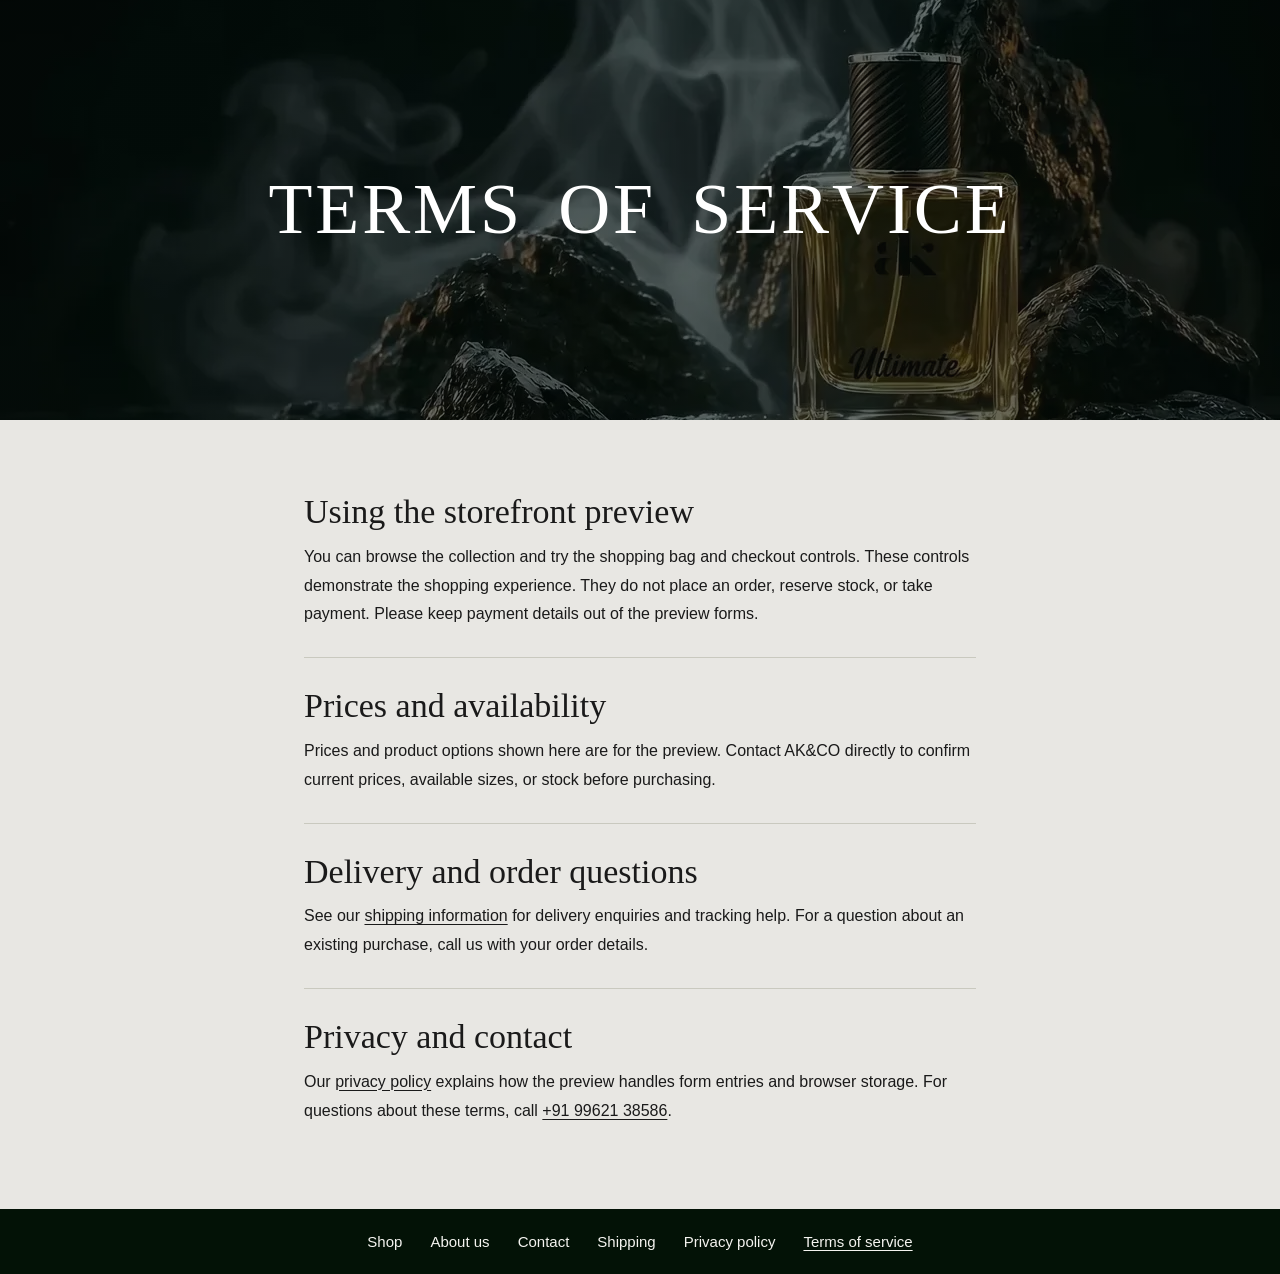
<file: terms.html>
<!doctype html>
<html lang="en">
  <head>
    <meta charset="utf-8">
    <meta name="viewport" content="width=device-width, initial-scale=1">
    <meta name="theme-color" content="#031206">
    <meta name="description" content="Read the terms for using the AK&amp;CO storefront preview.">
    <title>Terms of Service | AK&amp;CO</title>
    <link rel="stylesheet" href="styles.css">
    <link rel="stylesheet" href="info.css">
    <script src="reveal.js" defer></script>
    <script src="title-smoke.js" defer></script>
    <script src="hero-title.js" defer></script>
  </head>
  <body class="info-page">
    <main>
      <section class="hero" aria-labelledby="hero-title" data-smoke-title>
        <div class="hero-content">
          <h1 class="hero-title" id="hero-title" data-animate-title>Terms of service</h1>
        </div>
      </section>
      <div class="info-content">
        <section data-reveal>
          <h2>Using the storefront preview</h2>
          <p>You can browse the collection and try the shopping bag and checkout controls. These controls demonstrate the shopping experience. They do not place an order, reserve stock, or take payment. Please keep payment details out of the preview forms.</p>
        </section>
        <section data-reveal>
          <h2>Prices and availability</h2>
          <p>Prices and product options shown here are for the preview. Contact AK&amp;CO directly to confirm current prices, available sizes, or stock before purchasing.</p>
        </section>
        <section data-reveal>
          <h2>Delivery and order questions</h2>
          <p>See our <a href="shipping.html">shipping information</a> for delivery enquiries and tracking help. For a question about an existing purchase, call us with your order details.</p>
        </section>
        <section data-reveal>
          <h2>Privacy and contact</h2>
          <p>Our <a href="privacy.html">privacy policy</a> explains how the preview handles form entries and browser storage. For questions about these terms, call <a href="tel:+919962138586">+91 99621 38586</a>.</p>
        </section>
      </div>
    </main>
    <footer class="store-footer">
      <nav aria-label="Store information">
        <a href="shop.html">Shop</a>
        <a href="about.html">About us</a>
        <a href="contact.html">Contact</a>
        <a href="shipping.html">Shipping</a>
        <a href="privacy.html">Privacy policy</a>
        <a href="terms.html" aria-current="page">Terms of service</a>
      </nav>
    </footer>
  </body>
</html>
</file>
<file: styles.css>
:root {
  color-scheme: light;
  --ink: #1a1a1a;
  --muted: #65675d;
  --paper: #e8e7e3;
  --white: #f5f4f0;
  --olive: #031206;
  --line: #c9c9bf;
  --gold: #8b6220;
}

* { box-sizing: border-box; }

html { scroll-behavior: smooth; }

body {
  margin: 0;
  color: var(--ink);
  background: var(--paper);
  font-family: var(--sans);
  font-size: 1rem;
  -webkit-font-smoothing: antialiased;
}

a { color: inherit; text-decoration: none; }
button, input, select, textarea { font: inherit; }

.content-width { width: min(1160px, calc(100% - 64px)); margin-inline: auto; }
.visually-hidden { position: absolute; width: 1px; height: 1px; padding: 0; margin: -1px; overflow: hidden; clip: rect(0, 0, 0, 0); white-space: nowrap; border: 0; }

.announcement {
  min-height: 28px;
  display: grid;
  place-items: center;
  background: #394237;
  color: #f8f6f0;
  font-size: .75rem;
  letter-spacing: .19em;
}

.site-header {
  height: 76px;
  padding: 0 max(32px, calc((100% - 1320px) / 2));
  display: flex;
  align-items: center;
  justify-content: space-between;
  background: var(--white);
  position: relative;
  z-index: 5;
}

.brand { display: inline-flex; align-items: center; gap: 11px; min-width: 205px; }
.brand-mark { width: 34px; height: 36px; display: grid; place-items: center; border: 1px solid currentColor; font-family: var(--serif); font-size: 20px; letter-spacing: -.12em; position: relative; }
.brand-mark span { font-size: .9375rem; transform: translate(4px, -1px); }
.brand-name { font-size: .8125rem; font-weight: 600; letter-spacing: .22em; white-space: nowrap; }
.primary-nav { display: flex; align-items: center; gap: clamp(20px, 3.2vw, 48px); height: 100%; }
.primary-nav a { height: 100%; display: grid; align-items: center; color: #595a54; font-size: .75rem; font-weight: 600; letter-spacing: .13em; position: relative; }
.primary-nav a::after { content: ""; height: 1px; width: 0; background: var(--olive); position: absolute; bottom: 21px; left: 0; transition: width .2s ease; }
.primary-nav a:hover::after, .primary-nav a.active::after { width: 100%; }
.header-actions { display: flex; align-items: center; gap: 17px; min-width: 205px; justify-content: flex-end; }
.header-actions a { display: inline-flex; }
.header-actions svg { width: 17px; height: 17px; fill: none; stroke: currentColor; stroke-width: 1.4; stroke-linecap: round; stroke-linejoin: round; }
.menu-toggle { display: none; }

.hero-monogram { min-width: 62px; height: 48px; margin: 0 auto 21px; border: 1px solid rgba(255,255,255,.82); display: grid; place-items: center; padding-inline: 8px; font-family: var(--serif); font-size: 1.0625rem; letter-spacing: .06em; }
.eyebrow { margin: 0; font-size: .75rem; font-weight: 500; letter-spacing: .16em; }
.hero-eyebrow { margin-bottom: 12px; color: rgba(255,255,255,.82); }
.text-link { display: inline-flex; align-items: center; gap: 14px; padding-bottom: 7px; border-bottom: 1px solid #8a8b7f; font-size: .75rem; font-weight: 600; letter-spacing: .15em; transition: gap .2s ease; }
.text-link:hover { gap: 20px; }
.light-link { border-color: rgba(255,255,255,.75); }
.hero-caption { position: absolute; right: 32px; bottom: 23px; color: rgba(255,255,255,.8); font-size: .6875rem; letter-spacing: .16em; }

.contact-section { padding-top: clamp(38px, 6vw, 72px); }
.contact-intro { max-width: 560px; margin: 0 0 32px; }
.contact-intro .eyebrow, .section-heading .eyebrow { color: var(--gold); }
.contact-intro h2, .section-heading h2 { margin: 12px 0 13px; font-family: var(--serif); font-size: clamp(30px, 3.5vw, 43px); font-weight: 400; line-height: 1.2; }
.contact-intro h2 em { color: #777669; font-weight: 400; }
.contact-intro > p:last-child { max-width: 480px; margin: 0; color: var(--muted); line-height: 1.8; }
.contact-grid { display: grid; grid-template-columns: minmax(0, 1fr) minmax(0, 1.65fr); gap: 20px; }
.contact-card { background: #f5f4f0; border: 1px solid var(--line); border-radius: 16px; padding: clamp(22px, 4vw, 42px); }
.details-card { background: var(--olive); border-color: var(--olive); color: var(--white); }
.details-card .eyebrow { color: #ddbe81; }
.details-card h2 { margin: 14px 0 12px; font: 400 clamp(28px, 4vw, 40px)/1.12 var(--serif); }
.details-card > p:not(.eyebrow) { margin: 0 0 22px; color: #d3d6cf; line-height: 1.75; }
.contact-phone { display: block; width: fit-content; margin-bottom: 22px; font-size: clamp(16px, 2vw, 21px); font-weight: 600; }
.contact-phone:hover { text-decoration: underline; text-underline-offset: .2em; }
.details-card .text-link { color: #ddbe81; }
.store-address { padding-top: 22px; border-top: 1px solid rgb(255 255 255 / 22%); }
.store-address h3 { margin: 9px 0 12px; font: 400 clamp(22px, 2.5vw, 30px)/1.15 var(--serif); }
.store-address address { margin-bottom: 18px; color: #d3d6cf; font-style: normal; line-height: 1.65; }

.form-card > .eyebrow { color: var(--gold); }
.form-card h2 { margin: 9px 0 7px; font-family: var(--serif); font-size: clamp(27px, 4vw, 36px); font-weight: 400; line-height: 1.15; }
.form-intro { margin: 0 0 22px; color: var(--muted); font-size: .9375rem; line-height: 1.6; }
.field-row { display: grid; grid-template-columns: 1fr 1fr; gap: 12px; }
.field { display: block; margin-bottom: 13px; }
.field > span { display: block; margin-bottom: 6px; color: #54554e; font-size: .9375rem; font-weight: 500; }
.field input, .field select, .field textarea { width: 100%; min-height: 48px; padding: 11px 12px; border: 1px solid var(--line); border-radius: 8px; background: #fbfaf8; color: var(--ink); outline: none; font-size: 1.0625rem; transition: border-color .2s, box-shadow .2s; }
.field textarea { min-height: 106px; resize: vertical; }
.field input::placeholder, .field textarea::placeholder, .field select:invalid { color: #6d6c62; }
.field input:focus, .field select:focus, .field textarea:focus { border-color: var(--gold); box-shadow: 0 0 0 2px rgba(139,98,32,.12); }
.consent { display: flex; align-items: center; gap: 8px; margin: 1px 0 17px; color: var(--muted); font-size: .875rem; }
.consent input { accent-color: var(--olive); }
.consent a { color: var(--gold); text-decoration: underline; text-underline-offset: 2px; }
.button { min-height: 43px; display: inline-flex; align-items: center; justify-content: center; gap: 18px; padding: 0 22px; border: 1px solid transparent; font-size: .75rem; font-weight: 600; letter-spacing: .15em; cursor: pointer; transition: background .2s, color .2s; }
.button-dark { width: 100%; min-height: 48px; border-radius: 8px; background: var(--olive); color: white; }
.button-dark:hover { background: #24392b; }
.form-status { margin: 10px 0 0; color: var(--olive); font-size: .9375rem; line-height: 1.5; }
.form-status:empty { margin: 0; }

.visit-card { grid-column: 1 / -1; overflow: hidden; border: 1px solid var(--line); border-radius: 16px; background: #f5f4f0; scroll-margin-top: 20px; }
.visit-card iframe { display: block; width: 100%; height: clamp(380px, 36vw, 500px); border: 0; }

.faq-section { padding-top: 92px; padding-bottom: 76px; }
.section-heading { text-align: center; margin-bottom: 25px; }
.section-heading h2 { margin-bottom: 0; font-size: 34px; }
.faq-list { width: min(100%, 420px); max-width: 100%; margin-inline: auto; display: grid; grid-template-columns: 1fr; gap: 10px; }
.faq-list details { align-self: start; border: 1px solid var(--line); border-radius: 10px; background: #f5f4f0; }
.faq-list summary { min-height: 54px; padding: 10px 40px; position: relative; display: flex; align-items: center; justify-content: center; gap: 16px; list-style: none; cursor: pointer; text-align: center; font-size: .9375rem; font-weight: 500; }
.faq-list summary::-webkit-details-marker { display: none; }
.faq-toggle { width: 8px; height: 8px; position: absolute; right: 17px; flex: 0 0 auto; border-right: 1.5px solid var(--gold); border-bottom: 1.5px solid var(--gold); transform: rotate(45deg); transition: transform .6s ease; }
.faq-list details[open] .faq-toggle { transform: rotate(225deg); }
.faq-list details[data-expanded="false"] .faq-toggle { transform: rotate(45deg); }
.faq-list details > p { margin: 0 17px 17px; max-width: 440px; color: var(--muted); font-size: .9375rem; line-height: 1.75; }

.help-banner { min-height: 138px; margin-bottom: 73px; padding: 25px 6%; display: flex; align-items: center; gap: 25px; background: #e1dfd8; border-top: 1px solid var(--line); border-bottom: 1px solid var(--line); }
.help-seal { width: 59px; height: 59px; display: grid; place-items: center; flex: 0 0 auto; border: 1px solid var(--gold); border-radius: 50%; color: var(--olive); font-family: var(--serif); font-size: 1.0625rem; letter-spacing: .02em; }
.help-banner > div:nth-child(2) { flex: 1; }
.help-banner .eyebrow { color: var(--gold); }
.help-banner h2 { margin: 5px 0 3px; font-family: var(--serif); font-size: 26px; font-weight: 400; }
.help-banner p:last-child { margin: 0; color: var(--muted); font-size: .875rem; }
.button-light { background: var(--paper); color: var(--ink); border-color: var(--line); }
.button-light:hover { background: var(--olive); color: white; border-color: var(--olive); }

.site-footer { background: #20231f; color: #f7f5ee; }
.footer-main { min-height: 222px; padding-top: 49px; padding-bottom: 38px; display: grid; grid-template-columns: 1.15fr 1.5fr .8fr .9fr; gap: 45px; }
.footer-logo { min-width: 0; }
.footer-brand > p, .footer-newsletter > p { margin: 17px 0 0; color: #b6b5ad; font-size: .8125rem; line-height: 1.8; }
.footer-main h2 { margin: 4px 0 13px; font-size: .75rem; font-weight: 600; letter-spacing: .13em; }
.footer-newsletter > p { margin: 0 0 16px; }
.footer-newsletter > a { display: inline-flex; gap: 25px; padding-bottom: 7px; border-bottom: 1px solid #6d7168; color: #deddd5; font-size: .75rem; letter-spacing: .1em; }
.footer-links { display: flex; flex-direction: column; align-items: flex-start; gap: 9px; }
.footer-links h2 { margin-bottom: 4px; }
.footer-links a { color: #b6b5ad; font-size: .8125rem; }
.footer-links a:hover, .footer-bottom a:hover { color: white; }
.footer-bottom { min-height: 47px; display: flex; align-items: center; justify-content: space-between; border-top: 1px solid #3b3e39; color: #aaa99f; font-size: .6875rem; letter-spacing: .08em; }
.footer-bottom > div { display: flex; gap: 23px; }

@media (max-width: 900px) {
  .brand, .header-actions { min-width: 150px; }
  .primary-nav { gap: 19px; }
  .primary-nav a { font-size: .6875rem; }
  .footer-main { gap: 28px; grid-template-columns: 1fr 1.3fr 1fr 1fr; }
}

@media (max-width: 650px) {
  .content-width { width: min(100% - 36px, 480px); }
  .announcement { min-height: 26px; font-size: .6875rem; }
  .site-header { height: 66px; padding-inline: 18px; }
  .brand { min-width: 0; }
  .brand-mark { width: 30px; height: 32px; font-size: 1.25rem; }
  .brand-name { font-size: .75rem; }
  .header-actions { min-width: 0; gap: 12px; margin-left: auto; margin-right: 17px; }
  .header-actions a:first-child, .header-actions a:nth-child(2) { display: none; }
  .menu-toggle { width: 25px; height: 25px; padding: 4px 1px; border: 0; background: transparent; display: flex; flex-direction: column; justify-content: center; gap: 5px; cursor: pointer; }
  .menu-toggle > span:not(.visually-hidden) { width: 21px; height: 1px; background: var(--ink); }
  .primary-nav { position: absolute; top: 66px; left: 0; right: 0; height: auto; padding: 8px 20px 17px; display: none; flex-direction: column; align-items: stretch; gap: 0; background: var(--white); border-top: 1px solid var(--line); box-shadow: 0 12px 16px rgba(0,0,0,.08); }
  .primary-nav.is-open { display: flex; }
  .primary-nav a { min-height: 42px; font-size: .75rem; }
  .primary-nav a::after { bottom: 7px; }
  .hero-caption { right: 14px; bottom: 14px; font-size: .6875rem; }
  .desktop-break { display: none; }
  .contact-intro { margin-bottom: 24px; }
  .contact-intro h2 { font-size: 33px; }
  .contact-grid { grid-template-columns: 1fr; gap: 13px; }
  .contact-card { padding: 26px 22px; }
  .field-row { grid-template-columns: 1fr; }
  .field-row { gap: 0; }
  .visit-card iframe { height: 260px; }
  .faq-section { padding-top: 64px; padding-bottom: 52px; }
  .section-heading h2 { font-size: 30px; }
  .faq-list { grid-template-columns: 1fr; gap: 8px; }
  .help-banner { min-height: auto; margin-bottom: 50px; padding: 23px 20px; flex-wrap: wrap; gap: 15px; }
  .help-seal { width: 48px; height: 48px; }
  .help-banner h2 { font-size: 22px; }
  .help-banner > div:nth-child(2) { min-width: calc(100% - 65px); }
  .button-light { width: 100%; }
  .footer-main { padding-top: 37px; padding-bottom: 29px; grid-template-columns: 1fr 1fr; gap: 30px 22px; }
  .footer-brand { grid-column: 1 / -1; }
  .footer-newsletter { grid-column: 1 / -1; }
  .footer-bottom { min-height: 58px; flex-wrap: wrap; gap: 8px; padding-top: 12px; padding-bottom: 12px; font-size: .6875rem; }
  .footer-bottom > span:last-child { display: none; }
}

@media (prefers-reduced-motion: reduce) {
  *, *::before, *::after { scroll-behavior: auto !important; transition-duration: .01ms !important; }
}
</file>
<file: info.css>
:root {
  --serif: Georgia, serif;
  --sans: Arial, sans-serif;
}

[data-smoke-title] {
  --title-smoke-shade: rgb(3 12 9 / 60%);
  position: relative;
  isolation: isolate;
  overflow: hidden;
}

.title-smoke {
  position: absolute;
  z-index: -1;
  inset: 0;
  opacity: 0;
  transition: opacity .18s ease;
}

.has-title-smoke .title-smoke { opacity: 1; }

.title-smoke video {
  display: block;
  width: 100%;
  height: 100%;
  object-fit: cover;
}

.title-smoke::after {
  position: absolute;
  inset: 0;
  background: var(--title-smoke-shade);
  content: "";
}

@media (prefers-reduced-motion: reduce) {
  .title-smoke { display: none; }
}

.info-page {
  min-height: 100vh;
  display: flex;
  flex-direction: column;
}

.info-page main {
  flex: 1;
}

@media (prefers-reduced-motion: no-preference) {
  .reveal-pending:not(:focus-within) {
    opacity: 0;
    transform: translateY(16px);
  }

  .reveal-entered:not([data-reveal-stagger], :focus-within) {
    animation: section-rise .65s cubic-bezier(.22, 1, .36, 1) backwards;
  }

  .reveal-entered[data-reveal-stagger] > .reveal-step {
    animation: section-rise .52s cubic-bezier(.22, 1, .36, 1) backwards;
    animation-delay: calc(75ms + var(--reveal-step) * 55ms);
  }
}

@keyframes section-rise {
  from { opacity: 0; transform: translateY(16px); }
  to { opacity: 1; transform: translateY(0); }
}

.hero {
  min-height: clamp(300px, 42vw, 420px);
  position: relative;
  display: grid;
  place-items: center;
  overflow: hidden;
  color: white;
  background:
    linear-gradient(var(--title-smoke-shade), var(--title-smoke-shade)),
    #031206 url("images/title-smoke.webp") center / cover no-repeat;
}
.hero-content { width: 100%; text-align: center; padding: 52px 24px; }
.hero-title { margin: 0; font-family: var(--serif); font-size: clamp(42px, 6vw, 72px); font-weight: 400; line-height: 1.08; letter-spacing: .04em; text-transform: uppercase; }
.hero-title-word { display: inline-block; white-space: nowrap; margin-inline: .1em; }
.hero-title-letter { display: inline-block; overflow: hidden; vertical-align: bottom; }
.hero-title-letter > span { display: inline-block; }
.hero-title.is-ready .hero-title-letter > span { transform: translateY(110%); }
.hero-title.is-visible .hero-title-letter > span { animation: hero-title-rise 1.2s cubic-bezier(.22, 1, .36, 1) both; animation-delay: calc(var(--char-index, 0) * 60ms); }
@keyframes hero-title-rise {
  from { transform: translateY(110%); }
  to { transform: translateY(0); }
}
.hero-copy { max-width: 34rem; margin: 18px auto 0; color: rgba(255,255,255,.94); font-size: 1.0625rem; line-height: 1.75; }

@media (max-width: 650px) {
  .hero-content { padding-inline: 15px; }
  .hero-title { font-size: clamp(42px, 10vw, 58px); letter-spacing: .03em; }
  .hero-copy { font-size: 1rem; }
}

@media (prefers-reduced-motion: reduce) {
  .hero-title.is-ready .hero-title-letter > span,
  .hero-title.is-visible .hero-title-letter > span { animation: none; transform: none; }
}

.info-content {
  width: min(42rem, calc(100% - 48px));
  margin-inline: auto;
  padding-block: clamp(32px, 6vw, 72px);
}

.info-content section + section {
  margin-top: 28px;
  padding-top: 28px;
  border-top: 1px solid var(--line);
}

.info-content h2 {
  margin: 0 0 10px;
  font: 400 clamp(24px, 4vw, 34px)/1.2 var(--serif);
}

.info-content p {
  margin: 0 0 12px;
  line-height: 1.8;
}

.info-content a:not(.button) {
  text-decoration: underline;
  text-underline-offset: .2em;
}

.info-content > .button {
  margin-top: 12px;
}

.not-found-card {
  padding: clamp(24px, 5vw, 44px);
  border: 1px solid var(--line);
  border-radius: 16px;
  background: var(--white);
  text-align: center;
}

.not-found-card p {
  max-width: 28rem;
  margin: 0 auto 22px;
  color: var(--muted);
}

.not-found-actions {
  display: grid;
  grid-template-columns: repeat(2, minmax(0, 1fr));
  gap: 12px;
  max-width: 26rem;
  margin-inline: auto;
}

.not-found-actions .button {
  min-height: 48px;
  padding-inline: 12px;
  border-radius: 8px;
  font-size: .9375rem;
  letter-spacing: normal;
}

@media (max-width: 560px) {
  .not-found-actions { grid-template-columns: 1fr; }
}

.product-badge {
  position: absolute;
  padding: 6px 8px;
  border-radius: 999px;
  font-size: .625rem;
  font-weight: 600;
  letter-spacing: .08em;
  text-transform: uppercase;
}

.product-badge,
.favorite-button {
  border: 1px solid rgb(255 255 255 / 30%);
  background: linear-gradient(145deg, rgb(255 255 255 / 12%), rgb(6 12 17 / 24%));
  background-clip: padding-box;
  color: #f5f4f0;
  -webkit-backdrop-filter: blur(5px);
  backdrop-filter: blur(5px);
}
@supports (mask-composite: exclude) {
  .product-badge, .favorite-button { border-color: transparent; }
  .product-badge::before, .favorite-button::before {
    content: "";
    position: absolute;
    inset: -1px;
    padding: 1px;
    border-radius: inherit;
    background: linear-gradient(145deg, rgb(255 255 255 / 64%), rgb(255 255 255 / 18%) 58%, rgb(255 255 255 / 34%));
    mask: linear-gradient(#fff 0 0) content-box, linear-gradient(#fff 0 0);
    mask-composite: exclude;
    pointer-events: none;
  }
}
.product-badge { text-shadow: 0 1px 3px rgb(3 18 6 / 80%); }

@media (max-width: 620px) {
  .product-badge { padding: 5px 6px; }
}

.store-footer {
  padding: 24px;
  background: #031206;
  color: #f5f4f0;
}

.store-footer nav {
  display: flex;
  flex-wrap: wrap;
  justify-content: center;
  gap: 14px 28px;
}

.store-footer a {
  color: inherit;
  font-size: .9375rem;
  text-decoration: none;
}

.store-footer a:hover,
.store-footer a[aria-current="page"] {
  text-decoration: underline;
  text-underline-offset: .2em;
}
</file>
<file: cart.css>
body:has(.cart-drawer[open]) {
  overflow: hidden;
}

.cart-drawer {
  position: fixed;
  inset: 0 0 0 auto;
  width: min(100%, 480px);
  height: 100%;
  max-width: none;
  max-height: none;
  margin: 0;
  padding: 0;
  border: 0;
  background: #fbfaf7;
  color: #031206;
  box-shadow: -12px 0 48px rgb(3 18 6 / 16%);
}

.cart-drawer[open] {
  display: grid;
  grid-template-rows: auto minmax(0, 1fr) auto;
  animation: cart-slide-in .32s cubic-bezier(.22, 1, .36, 1) both;
}

.cart-drawer::backdrop {
  background: rgb(3 18 6 / 55%);
  animation: cart-backdrop-in .25s ease-out;
}

@keyframes cart-slide-in {
  from { transform: translateX(100%); }
  to { transform: translateX(0); }
}

@keyframes cart-backdrop-in {
  from { opacity: 0; }
  to { opacity: 1; }
}

.cart-header,
.cart-summary {
  padding: 20px clamp(16px, 5vw, 30px);
  background: #f1efe9;
}

.cart-header {
  display: flex;
  align-items: flex-start;
  justify-content: space-between;
  gap: 12px;
  border-bottom: 1px solid #dedbd2;
}

.cart-brand {
  margin: 0;
  color: #79581f;
  font-size: .75rem;
  font-weight: 600;
  letter-spacing: .18em;
}

.cart-header h2 {
  margin: 6px 0 4px;
  font: 400 clamp(26px, 7vw, 36px)/1.15 var(--serif);
}

.cart-count {
  margin: 0;
  color: #55584d;
  font-size: .875rem;
}

.cart-drawer button {
  color: inherit;
  font: inherit;
  cursor: pointer;
}

.cart-close {
  display: grid;
  place-items: center;
  flex: 0 0 auto;
  width: 44px;
  height: 44px;
  padding: 0;
  border: 1px solid #d2cec3;
  border-radius: 50%;
  background: #fbfaf7;
}

.cart-close:hover { background: #e8e5dc; }

.cart-body {
  overflow-y: auto;
  overscroll-behavior: contain;
  padding: 0 clamp(16px, 5vw, 30px);
}

.cart-items {
  margin: 0;
  padding: 0;
  list-style: none;
}

.cart-item {
  display: grid;
  grid-template-columns: clamp(60px, 18vw, 80px) minmax(0, 1fr);
  gap: 14px;
  align-items: start;
  padding-block: 20px;
  border-bottom: 1px solid #dedbd2;
}

.cart-item:last-child { border-bottom: 0; }

.cart-item img {
  width: 100%;
  height: auto;
  aspect-ratio: 68 / 84;
  object-fit: contain;
  border-radius: 8px;
  background: #eeebe4;
}

.cart-item-heading {
  display: flex;
  flex-wrap: wrap;
  align-items: baseline;
  justify-content: space-between;
  gap: 2px 10px;
}

.cart-item h3 {
  margin: 0;
  font: 400 1.125rem/1.3 var(--serif);
  overflow-wrap: anywhere;
}

.cart-variant {
  margin: 4px 0 8px;
  color: #55584d;
  font-size: .875rem;
}

.cart-item-controls {
  display: flex;
  flex-wrap: wrap;
  align-items: center;
  gap: 4px 10px;
}

.cart-stepper {
  display: inline-flex;
  align-items: center;
  border: 1px solid #d2cec3;
  border-radius: 8px;
  background: #fff;
}

.cart-stepper button {
  width: 36px;
  min-height: 38px;
  padding: 0;
  border: 0;
  border-radius: 7px;
  background: transparent;
}

.cart-stepper button:hover:not(:disabled) { background: #f1efe9; }

.cart-stepper button:disabled {
  opacity: .5;
  cursor: default;
}

.cart-stepper span {
  min-width: 26px;
  text-align: center;
  font-size: .875rem;
  font-variant-numeric: tabular-nums;
}

.cart-item-controls button[data-cart-action="remove"] {
  min-height: 40px;
  padding: 0 2px;
  border: 0;
  background: transparent;
  color: #55584d;
  font-size: .875rem;
  text-decoration: underline;
  text-underline-offset: 3px;
}

.cart-line-price { font-size: .9375rem; font-variant-numeric: tabular-nums; }

.cart-empty {
  padding: 44px 0;
  text-align: center;
}

.cart-empty h3 { margin: 0; font: 400 1.5rem/1.2 var(--serif); }
.cart-empty p { margin: 8px 0 16px; color: #55584d; }

.cart-empty a {
  color: inherit;
  text-decoration: underline;
  text-underline-offset: 3px;
}

.cart-summary {
  border-top: 1px solid #dedbd2;
  padding-bottom: max(16px, env(safe-area-inset-bottom));
}

.cart-subtotal {
  display: flex;
  justify-content: space-between;
  margin: 0 0 12px;
}

.cart-subtotal output { font-weight: 700; font-variant-numeric: tabular-nums; }

.cart-drawer .cart-checkout {
  width: 100%;
  min-height: 48px;
  border: 0;
  border-radius: 8px;
  background: #031206;
  color: white;
  font-weight: 600;
}

.cart-drawer .cart-checkout:hover { background: #24392b; }

.cart-note {
  margin: 8px 0 0;
  color: #55584d;
  text-align: center;
  font-size: .8125rem;
}

.cart-drawer .cart-continue {
  display: block;
  min-height: 40px;
  margin: 2px auto 0;
  padding: 0 12px;
  border: 0;
  background: transparent;
  font-size: .875rem;
  text-decoration: underline;
  text-underline-offset: 3px;
}

@media (prefers-reduced-motion: reduce) {
  .cart-drawer[open], .cart-drawer::backdrop { animation: none; }
}
</file>
<file: assets/scrolling-testimonials.css>
.akco-testimonials {
  --testimonial-text: #f2f5ff;
  --testimonial-accent: #b7cbf4;
  --testimonial-gap: clamp(12px, 1.6vw, 22px);
  --testimonial-gutter: clamp(22px, 5vw, 72px);
  --testimonial-card-width: clamp(290px, 27vw, 370px);
  --testimonial-wave-height: clamp(34px, 6vw, 84px);
  position: relative;
  isolation: isolate;
  display: block;
  overflow: hidden;
  padding: clamp(48px, 6vw, 84px) 0 clamp(24px, 3vw, 48px);
  background: radial-gradient(ellipse at 50% 100%, #203960, #0a1429 72%);
  color: var(--testimonial-text);
  font: 1rem/1.55 var(--sans, Arial, sans-serif);
}

.akco-testimonials, .akco-testimonials * { box-sizing: border-box; }

.akco-testimonials .akco-testimonials-backdrop {
  position: absolute;
  z-index: -1;
  inset: 0;
  width: 100%;
  height: 100%;
  object-fit: cover;
  opacity: .22;
  pointer-events: none;
}

.akco-testimonials-header {
  width: min(1200px, calc(100% - 2 * var(--testimonial-gutter)));
  margin: 0 auto clamp(24px, 4vw, 48px);
}

.akco-testimonials-header:has(.akco-testimonials-intro) {
  display: grid;
  grid-template-columns: minmax(0, 1fr) minmax(180px, 248px);
  align-items: end;
  gap: 24px;
}

.akco-testimonials-header h2 {
  margin: 0;
  color: var(--testimonial-text);
  font: 400 clamp(3.1rem, 6.6vw, 6.75rem)/.97 var(--serif, Georgia, serif);
  letter-spacing: -.055em;
  text-wrap: balance;
}

.akco-testimonials-header h2 em {
  display: block;
  color: var(--testimonial-accent);
  font-weight: 400;
}

.akco-testimonials-eyebrow {
  display: flex;
  align-items: center;
  gap: .55rem;
  margin: 0 0 .75rem;
  color: #d6ed9a;
  font-size: .6875rem;
  font-weight: 700;
  letter-spacing: .12em;
  text-transform: uppercase;
}

.akco-testimonials-eyebrow::before {
  content: "";
  width: .4rem;
  height: .4rem;
  border-radius: 50%;
  background: currentColor;
}

.akco-testimonials-summary {
  margin: 0;
  color: #c7d5ec;
  font-size: 1rem;
  line-height: 1.45;
}

.akco-testimonials-viewport {
  --testimonial-tilt-room: 0px;
  position: relative;
  max-width: 1600px;
  overflow: auto hidden;
  margin-inline: auto;
  padding-block: calc(8px + var(--testimonial-tilt-room));
  direction: ltr;
  overscroll-behavior-inline: contain;
  scroll-behavior: auto;
  scrollbar-width: thin;
  scrollbar-color: var(--testimonial-accent) transparent;
}

.akco-testimonials-viewport[data-wave] {
  padding-block-end: calc(var(--testimonial-wave-height) + 8px + var(--testimonial-tilt-room));
  mask-image: linear-gradient(to right, transparent, #000 7%, #000 93%, transparent);
}

.akco-testimonials-viewport[data-scrollable] { cursor: grab; scrollbar-width: none; }
.akco-testimonials-viewport[data-scrollable]::-webkit-scrollbar { display: none; }
.akco-testimonials-viewport[data-dragging] { cursor: grabbing; user-select: none; }
.akco-testimonials-viewport:focus-visible { outline: 2px solid var(--testimonial-accent); outline-offset: -3px; mask-image: none; }

.akco-testimonials-track,
.akco-testimonials-group {
  display: flex;
  gap: var(--testimonial-gap);
}

.akco-testimonials-track {
  position: relative;
  justify-content: center;
  width: max-content;
  min-width: 100%;
  padding-inline: var(--testimonial-gutter);
}

.akco-testimonials-group { flex: none; }

.akco-testimonials-slot {
  --testimonial-card-top: #1a3158;
  --testimonial-card-bottom: #101f3d;
  position: relative;
  display: flex;
  flex: 0 0 var(--testimonial-card-width);
  width: var(--testimonial-card-width);
}

.akco-testimonials-card {
  --testimonial-card-muted: #455574;
  --testimonial-card-accent: #4a6594;
  position: relative;
  isolation: isolate;
  display: flex;
  flex-direction: column;
  width: 100%;
  min-height: min-content;
  aspect-ratio: 4 / 5;
  margin: 0;
  padding: clamp(20px, 2.25vw, 32px);
  overflow: hidden;
  border: 1px solid rgb(169 198 250 / 27%);
  border-radius: 15px;
  background: #fff;
  color: #15213a;
  text-align: start;
  overflow-wrap: anywhere;
}

.akco-testimonials-slot:nth-child(3n + 2) {
  --testimonial-card-top: #213c62;
  --testimonial-card-bottom: #132744;
}

.akco-testimonials-slot:nth-child(3n + 3) {
  --testimonial-card-top: #222f56;
  --testimonial-card-bottom: #151e3d;
}

.akco-testimonials-viewport[data-wave] .akco-testimonials-slot { transform: translateY(calc(var(--testimonial-y, 0) * var(--testimonial-wave-height))); }

@media (hover: hover) and (pointer: fine) {
  .akco-testimonials-card {
    --testimonial-color-fade: 240ms ease;
    transition: color var(--testimonial-color-fade), border-color var(--testimonial-color-fade),
      box-shadow var(--testimonial-color-fade), transform 180ms ease-out;
  }

  .akco-testimonials-card::before {
    content: "";
    position: absolute;
    z-index: -1;
    inset: 0;
    background: linear-gradient(145deg, var(--testimonial-card-top), var(--testimonial-card-bottom));
    opacity: 0;
    pointer-events: none;
    transition: opacity var(--testimonial-color-fade);
  }

  .akco-testimonials-attribution span,
  .akco-testimonials-quote-mark,
  .akco-testimonials-stars { transition: color var(--testimonial-color-fade); }

  .akco-testimonials-viewport:not([data-dragging]) .akco-testimonials-slot:hover .akco-testimonials-card {
    --testimonial-card-muted: #c0cdec;
    --testimonial-card-accent: var(--testimonial-accent);
    border-color: rgb(169 198 250 / 65%);
    color: var(--testimonial-text);
  }

  .akco-testimonials-viewport:not([data-dragging]) .akco-testimonials-slot:hover .akco-testimonials-card::before { opacity: 1; }
}

@media (hover: hover) and (pointer: fine) and (prefers-reduced-motion: no-preference) {
  .akco-testimonials-viewport { --testimonial-tilt-room: 22px; }

  .akco-testimonials-card {
    transform: perspective(900px) translateY(0) rotateX(0deg) rotateY(0deg) scale(1);
  }

  .akco-testimonials-viewport:not([data-dragging]) .akco-testimonials-slot:hover { z-index: 1; }

  .akco-testimonials-viewport:not([data-dragging]) .akco-testimonials-slot:hover .akco-testimonials-card {
    transform: perspective(900px) translateY(-8px) rotateX(var(--testimonial-tilt-x, 0deg)) rotateY(var(--testimonial-tilt-y, 0deg)) scale(1.025);
    box-shadow: 0 15px 30px rgb(4 10 23 / 38%);
  }

  .akco-testimonials-card::after {
    content: "";
    position: absolute;
    z-index: -1;
    top: var(--testimonial-shine-y, 50%);
    left: var(--testimonial-shine-x, 50%);
    width: 65%;
    height: 260%;
    transform: translate(-50%, -50%) rotate(28deg);
    background: linear-gradient(90deg, transparent, rgb(174 208 255 / 8%) 24%, rgb(225 240 255 / 24%) 50%, rgb(174 208 255 / 8%) 76%, transparent);
    opacity: 0;
    pointer-events: none;
    transition: opacity var(--testimonial-color-fade);
  }

  .akco-testimonials-viewport:not([data-dragging]) .akco-testimonials-slot:hover .akco-testimonials-card::after { opacity: 1; }
}

.akco-testimonials-attribution {
  display: flex;
  align-items: center;
  gap: 12px;
  min-width: 0;
}

.akco-testimonials-card .akco-testimonials-image {
  flex: none;
  width: 50px;
  height: 50px;
  border-radius: 50%;
  background: #e8eef8;
  object-fit: cover;
}

.akco-testimonials-attribution strong,
.akco-testimonials-attribution span { display: block; }
.akco-testimonials-attribution strong { font-size: .9375rem; }
.akco-testimonials-attribution span { color: var(--testimonial-card-muted); font-size: .875rem; }

.akco-testimonials-quote-mark {
  margin: 18px 0 6px;
  color: var(--testimonial-card-accent);
  font: 400 3.5rem/.65 var(--serif, Georgia, serif);
}

.akco-testimonials-card blockquote {
  margin: auto 0 0;
  padding: 0;
  border: 0;
  color: inherit;
  font: 400 clamp(1.25rem, 2vw, 1.65rem)/1.24 var(--serif, Georgia, serif);
  letter-spacing: -.015em;
}

.akco-testimonials-stars {
  margin-top: 12px;
  color: var(--testimonial-card-accent);
  font-size: .875rem;
  letter-spacing: .14em;
}

.akco-testimonials-empty {
  width: min(1200px, calc(100% - 2 * var(--testimonial-gutter)));
  margin: 0 auto;
}

@media (max-width: 640px) {
  .akco-testimonials {
    --testimonial-card-width: min(79vw, 338px);
    --testimonial-wave-height: 30px;
  }

  .akco-testimonials-header:has(.akco-testimonials-intro) { grid-template-columns: minmax(0, 1fr); gap: 18px; }
  .akco-testimonials-header h2 { font-size: clamp(2.7rem, 10vw, 4.5rem); }
  .akco-testimonials-viewport[data-wave] { mask-image: linear-gradient(to right, transparent, #000 5%, #000 96%, transparent); }
  .akco-testimonials-viewport:focus-visible[data-wave] { mask-image: none; }
}
</file>
